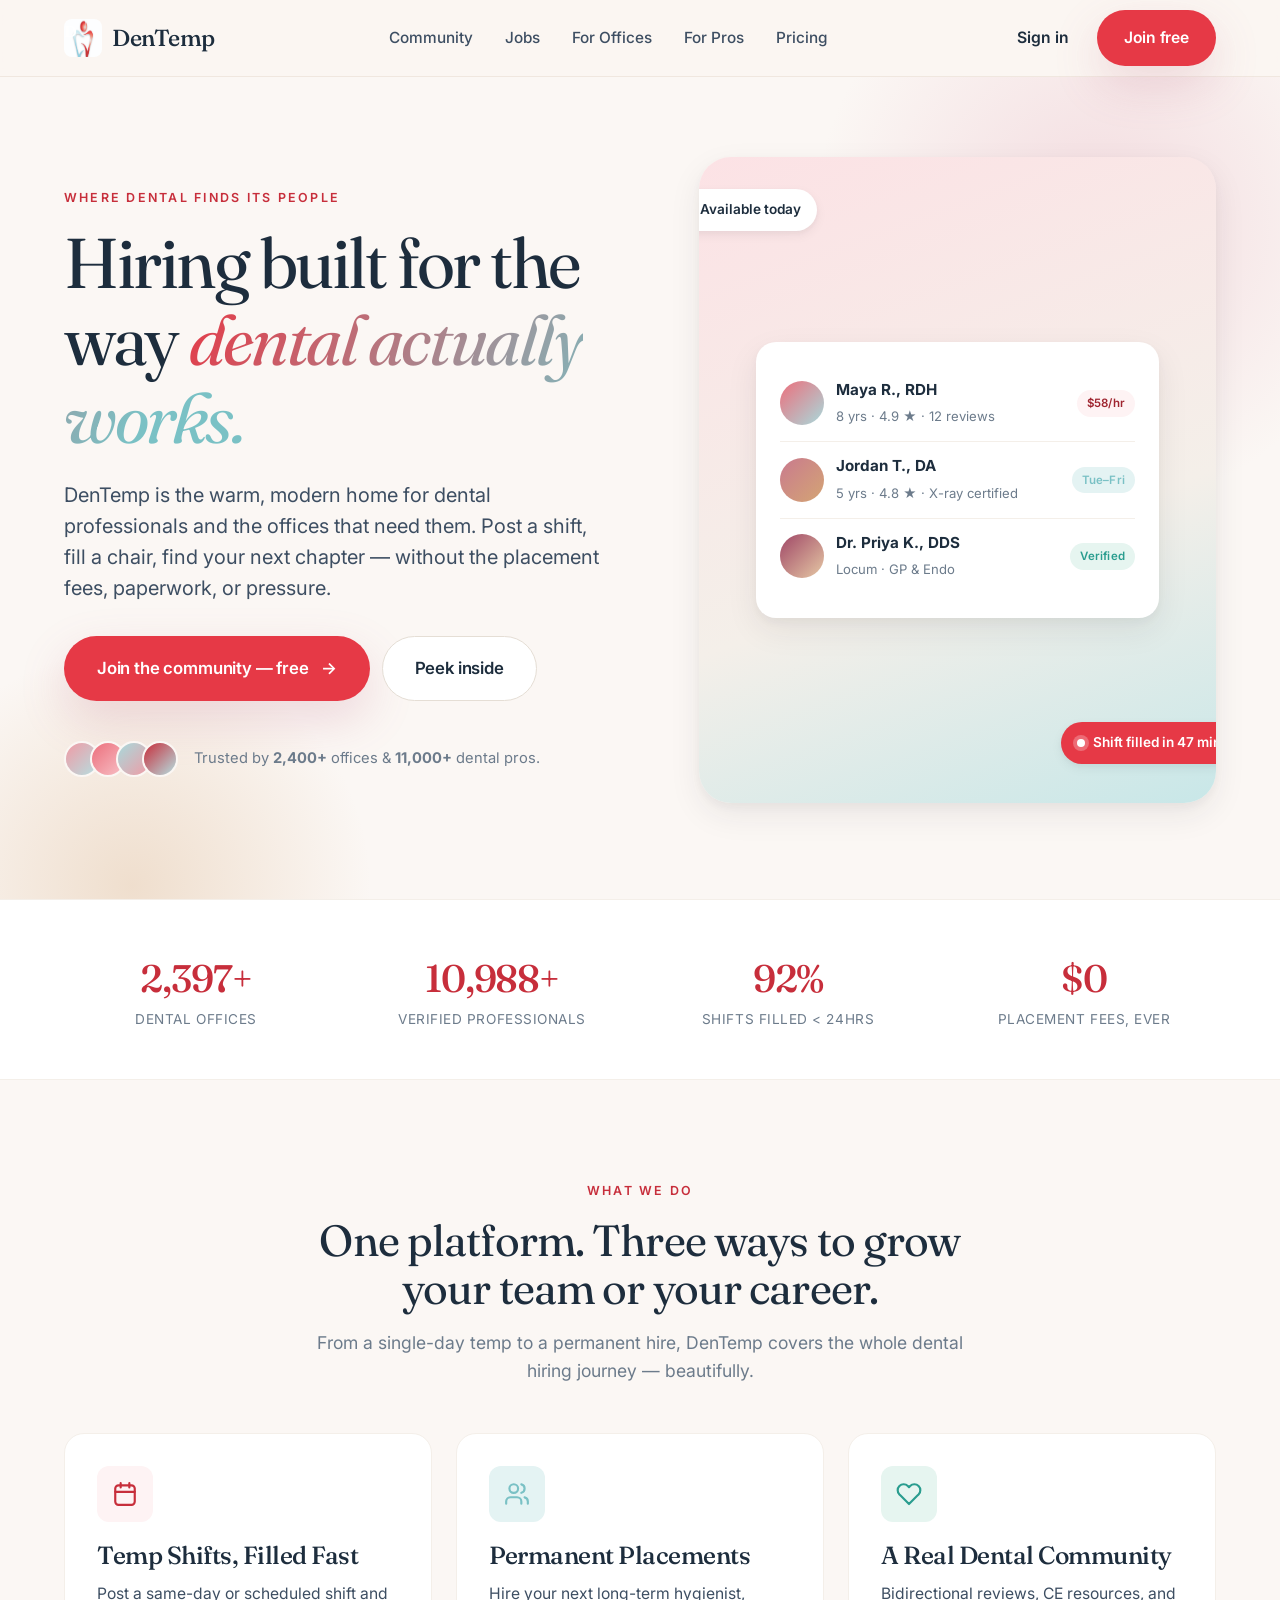
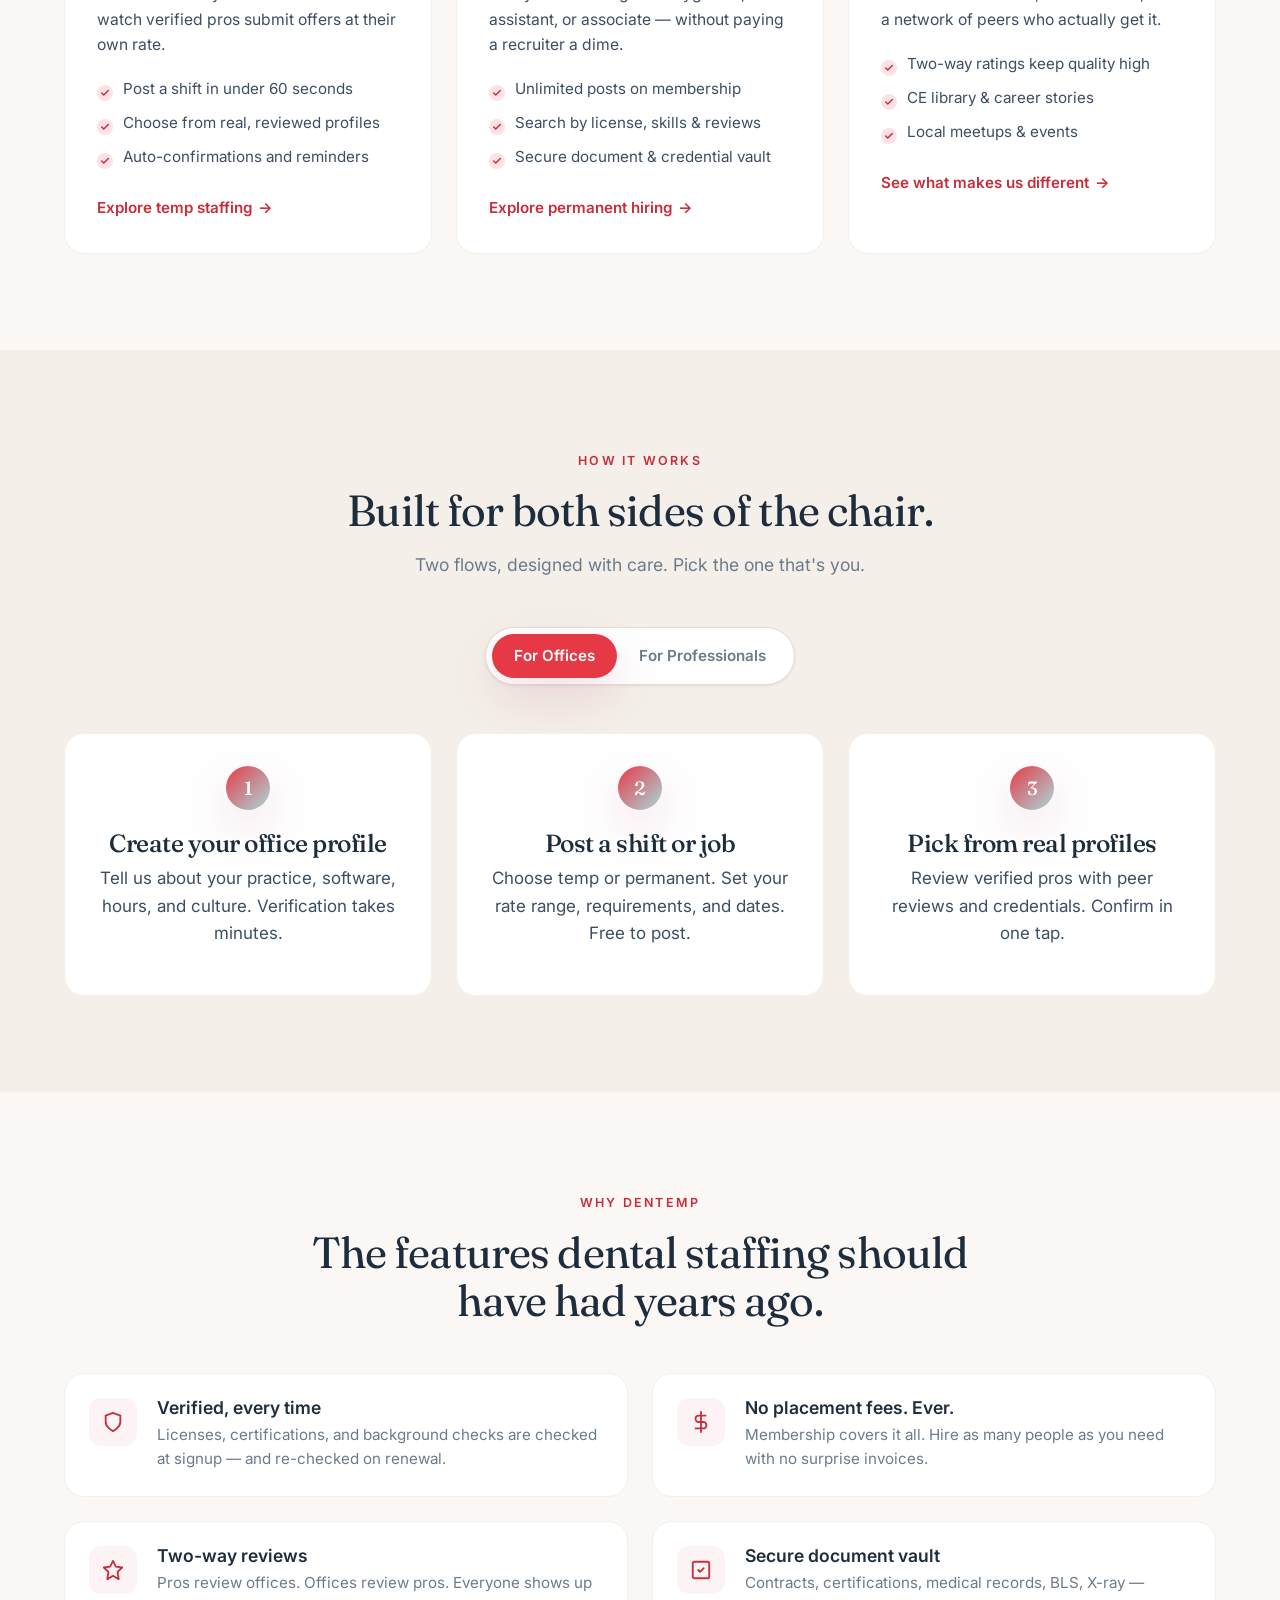
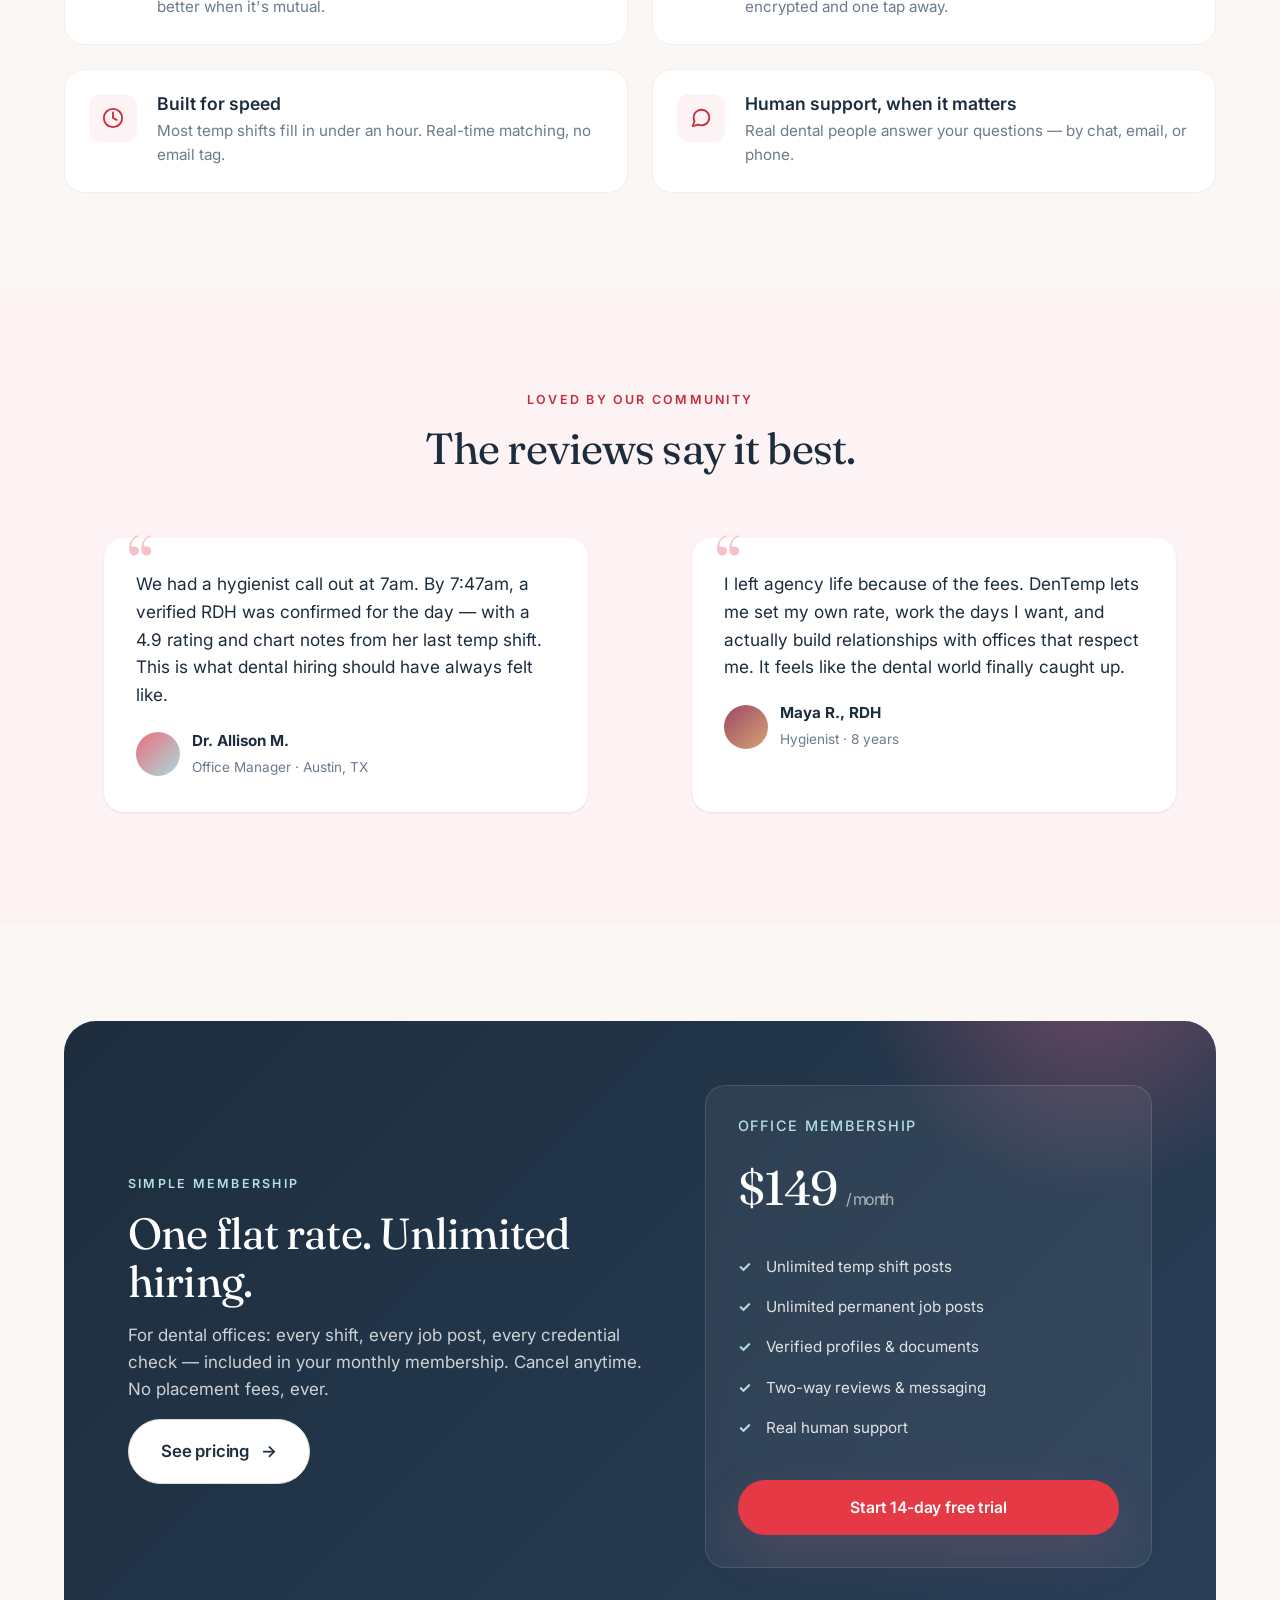
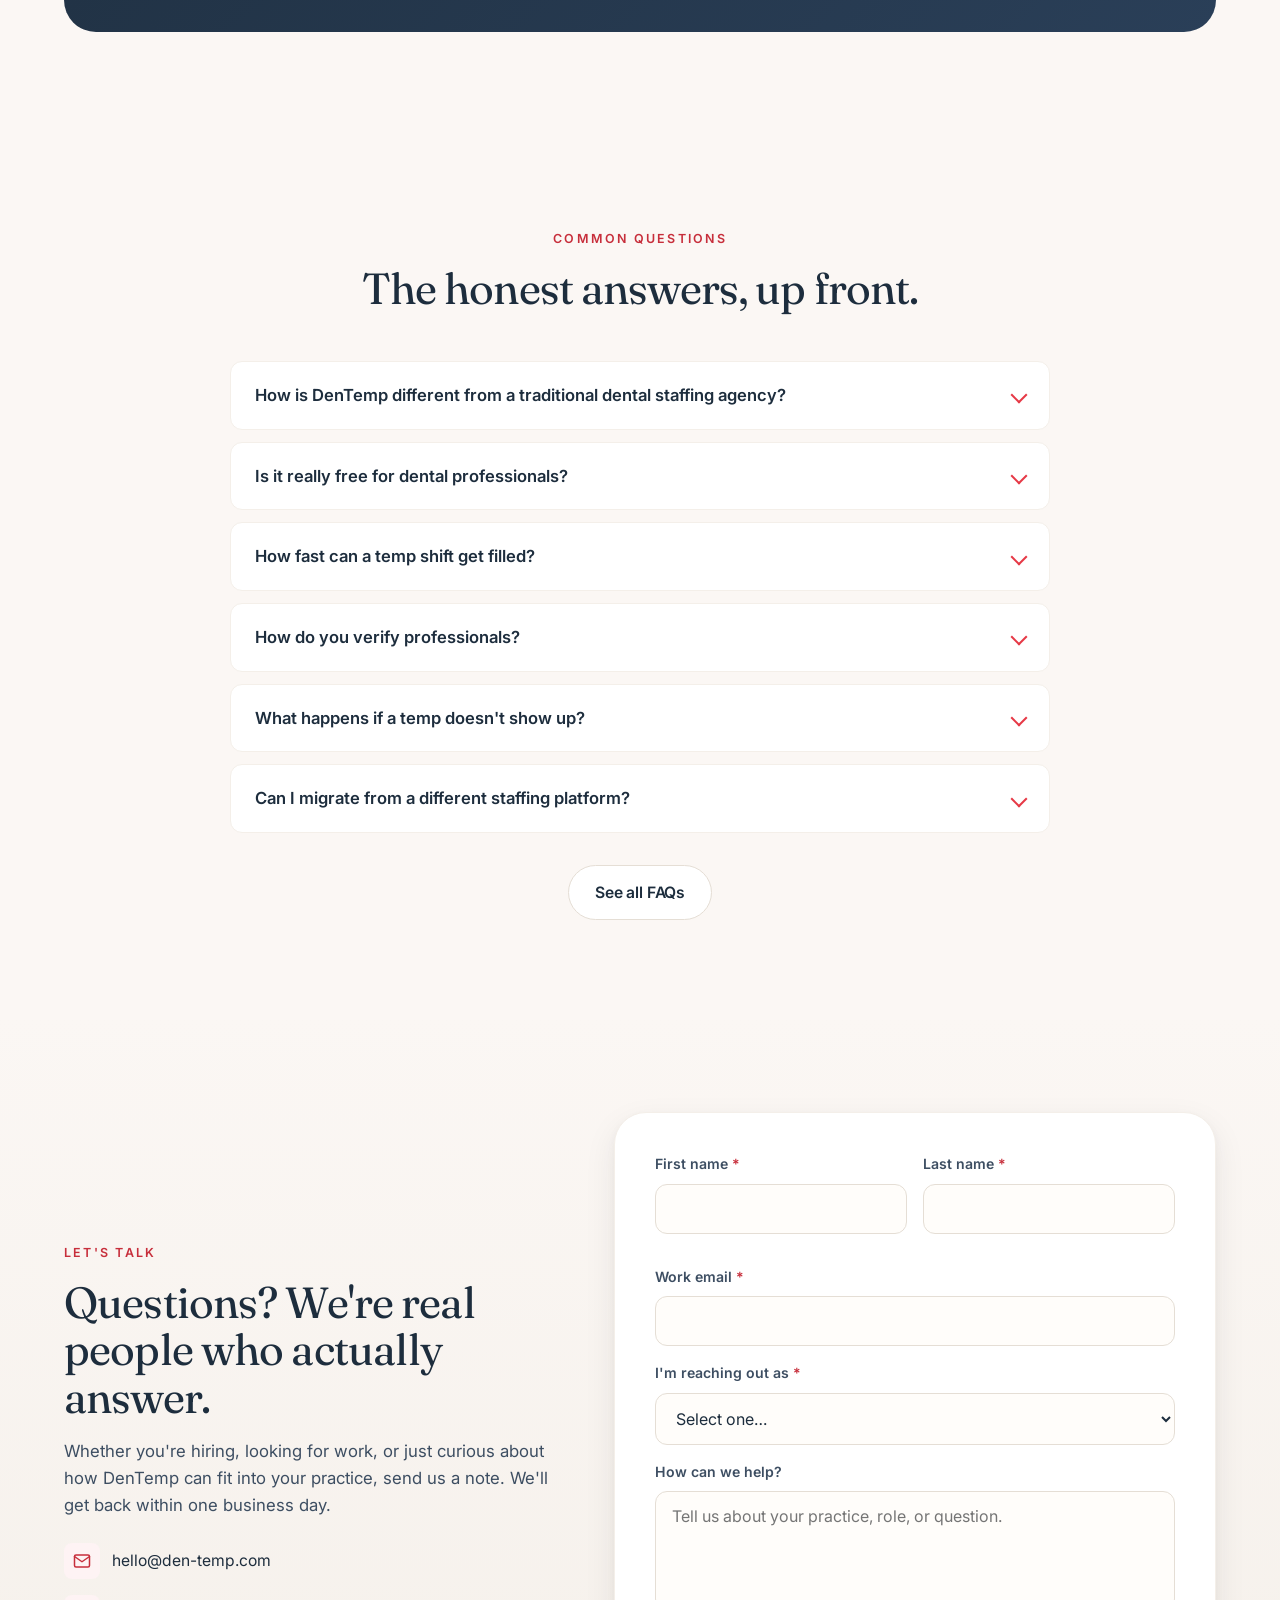
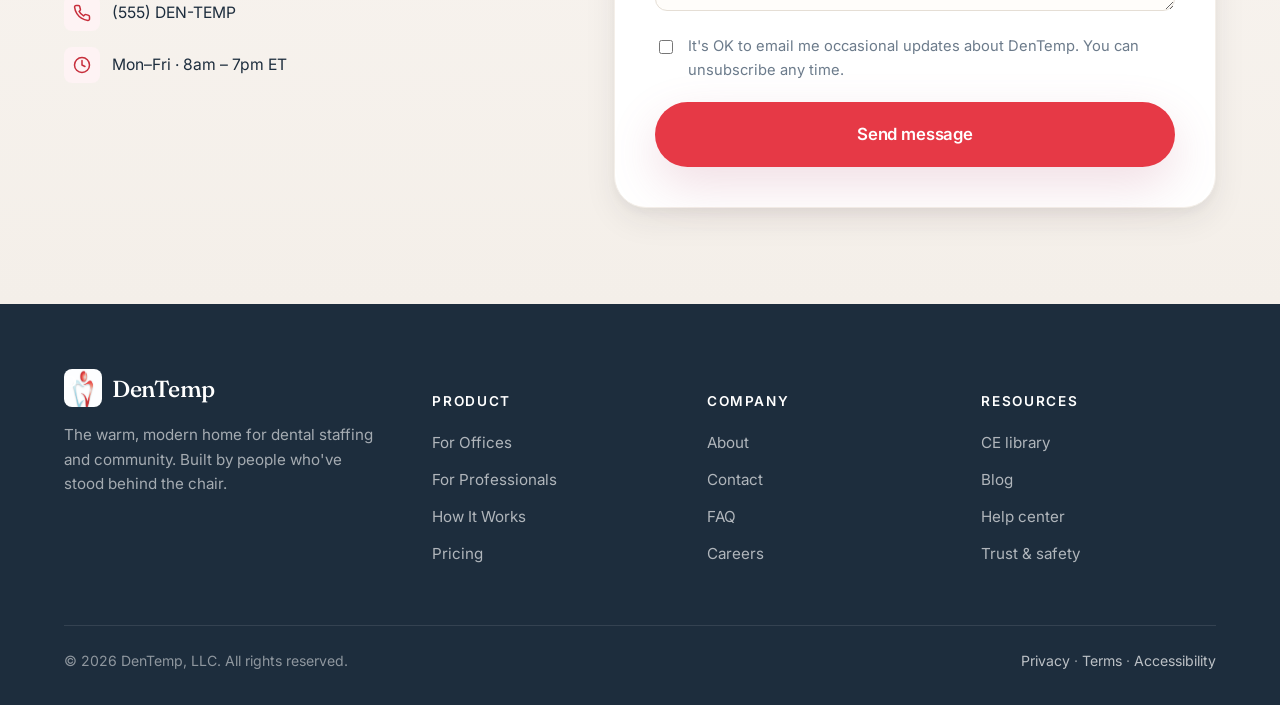
<file: index.html>
<!doctype html>
<html lang="en">
<head>
  <meta charset="utf-8" />
  <meta name="viewport" content="width=device-width,initial-scale=1" />

  <!-- SEO meta (title <60 chars, description <160 chars) -->
  <title>DenTemp — Dental Staffing &amp; Community, Reimagined</title>
  <meta name="description" content="DenTemp connects dental offices with verified hygienists, assistants &amp; dentists. Temp shifts, permanent hires, and a real community — no placement fees." />
  <meta name="keywords" content="dentemp, dental staffing, dental temp, dental community, dental hygienist jobs, dental assistant jobs, dental office hiring" />
  <meta name="theme-color" content="#B85C7A" />
  <link rel="canonical" href="https://www.den-temp.com/" />

  <!-- Open Graph -->
  <meta property="og:type" content="website" />
  <meta property="og:title" content="DenTemp — Dental Staffing & Community, Reimagined" />
  <meta property="og:description" content="The digital network for the dental workforce. Hire, work, and connect — all in one warm, modern platform." />
  <meta property="og:url" content="https://www.den-temp.com/" />
  <meta property="og:image" content="https://www.den-temp.com/assets/logo-square.jpg" />

  <!-- Twitter -->
  <meta name="twitter:card" content="summary_large_image" />
  <meta name="twitter:title" content="DenTemp — Dental Staffing & Community, Reimagined" />
  <meta name="twitter:description" content="The digital network for the dental workforce. No placement fees. Verified pros. Real community." />

  <!-- Fonts -->
  <link rel="preconnect" href="https://fonts.googleapis.com" />
  <link rel="preconnect" href="https://fonts.gstatic.com" crossorigin />
  <link href="https://fonts.googleapis.com/css2?family=Fraunces:ital,opsz,wght@0,9..144,400;0,9..144,500;1,9..144,400&family=Inter:wght@400;500;600;700&display=swap" rel="stylesheet" />

  <link rel="stylesheet" href="styles/main.css" />

  <!-- Structured data -->
  <script type="application/ld+json">
  {
    "@context": "https://schema.org",
    "@type": "Organization",
    "name": "DenTemp",
    "url": "https://www.den-temp.com",
    "description": "DenTemp is the digital network for the dental workforce, connecting dental offices with verified hygienists, assistants, and dentists for temporary and permanent placements.",
    "logo": "https://www.den-temp.com/assets/logo.png",
    "sameAs": []
  }
  </script>
</head>
<body>

  <a href="#main" class="skip-link">Skip to main content</a>

  <!-- ======== HEADER ======== -->
  <header class="site-header" role="banner">
    <div class="container nav">
      <a href="/" class="brand" aria-label="DenTemp home">
        <span class="brand-mark" aria-hidden="true">D</span>
        <span>DenTemp</span>
      </a>

      <nav aria-label="Primary" class="nav-primary">
        <ul class="nav-links">
          <li><a href="community.html">Community</a></li>
          <li><a href="jobs.html">Jobs</a></li>
          <li><a href="for-offices.html">For Offices</a></li>
          <li><a href="for-professionals.html">For Pros</a></li>
          <li><a href="pricing.html">Pricing</a></li>
        </ul>
      </nav>

      <div class="nav-cta nav-cta-desktop">
        <a href="sign-in.html" class="btn btn-ghost">Sign in</a>
        <a href="sign-up.html" class="btn btn-primary">Join free</a>
      </div>

      <button class="nav-toggle" aria-label="Open menu" aria-controls="mobile-nav" aria-expanded="false">
        <span aria-hidden="true"></span>
      </button>
    </div>

    <div id="mobile-nav" class="nav-mobile">
      <ul>
        <li><a href="community.html">Community</a></li>
        <li><a href="jobs.html">Jobs</a></li>
        <li><a href="for-offices.html">For Offices</a></li>
        <li><a href="for-professionals.html">For Professionals</a></li>
        <li><a href="how-it-works.html">How It Works</a></li>
        <li><a href="pricing.html">Pricing</a></li>
        <li><a href="about.html">About</a></li>
        <li><a href="faq.html">FAQ</a></li>
        <li><a href="contact.html">Contact</a></li>
      </ul>
      <div class="nav-mobile-cta">
        <a href="sign-in.html" class="btn btn-secondary">Sign in</a>
        <a href="sign-up.html" class="btn btn-primary">Join free</a>
      </div>
    </div>
  </header>

  <main id="main">

    <!-- ======== HERO ======== -->
    <section class="hero">
      <div class="container hero-grid">
        <div>
          <span class="eyebrow">Where dental finds its people</span>
          <h1 class="hero-headline">
            Hiring built for the way <em>dental actually works.</em>
          </h1>
          <p class="hero-sub">
            DenTemp is the warm, modern home for dental professionals and the
            offices that need them. Post a shift, fill a chair, find your next
            chapter — without the placement fees, paperwork, or pressure.
          </p>
          <div class="hero-ctas">
            <a href="sign-up.html" class="btn btn-primary btn-lg btn-arrow">Join the community — free</a>
            <a href="community.html" class="btn btn-secondary btn-lg">Peek inside</a>
          </div>

          <div class="hero-trust" aria-label="Trusted by dental professionals">
            <div class="hero-avatars" aria-hidden="true">
              <span></span><span></span><span></span><span></span>
            </div>
            <span>Trusted by <strong>2,400+</strong> offices &amp; <strong>11,000+</strong> dental pros.</span>
          </div>
        </div>

        <!-- Visual: stylized profile cards -->
        <div class="hero-visual" aria-hidden="true">
          <div class="hero-badge top">
            <span class="dot"></span> Available today
          </div>

          <div class="hero-card">
            <div class="hero-card-row">
              <div class="hero-avatar-lg"></div>
              <div class="meta">
                <strong>Maya R., RDH</strong>
                <span>8 yrs · 4.9 ★ · 12 reviews</span>
              </div>
              <span class="pill">$58/hr</span>
            </div>
            <div class="hero-card-row">
              <div class="hero-avatar-lg" style="background:linear-gradient(135deg,#C97A8E,#D4A574);"></div>
              <div class="meta">
                <strong>Jordan T., DA</strong>
                <span>5 yrs · 4.8 ★ · X-ray certified</span>
              </div>
              <span class="pill gold">Tue–Fri</span>
            </div>
            <div class="hero-card-row">
              <div class="hero-avatar-lg" style="background:linear-gradient(135deg,#9F4666,#E6C9A5);"></div>
              <div class="meta">
                <strong>Dr. Priya K., DDS</strong>
                <span>Locum · GP &amp; Endo</span>
              </div>
              <span class="pill sage">Verified</span>
            </div>
          </div>

          <div class="hero-badge bottom">
            <span class="dot"></span> Shift filled in 47 min
          </div>
        </div>
      </div>
    </section>

    <!-- ======== TRUST STRIP ======== -->
    <section class="trust-strip" aria-label="Platform metrics" style="padding:48px 0;">
      <div class="container">
        <div class="trust-grid">
          <div class="stat">
            <div class="stat-num"><span data-count="2400" data-suffix="+">2,400+</span></div>
            <div class="stat-lbl">Dental Offices</div>
          </div>
          <div class="stat">
            <div class="stat-num"><span data-count="11000" data-suffix="+">11,000+</span></div>
            <div class="stat-lbl">Verified Professionals</div>
          </div>
          <div class="stat">
            <div class="stat-num"><span data-count="92" data-suffix="%">92%</span></div>
            <div class="stat-lbl">Shifts Filled &lt; 24hrs</div>
          </div>
          <div class="stat">
            <div class="stat-num">$0</div>
            <div class="stat-lbl">Placement Fees, Ever</div>
          </div>
        </div>
      </div>
    </section>

    <!-- ======== THREE-COLUMN SERVICES ======== -->
    <section class="services" id="services">
      <div class="container">
        <div class="section-head">
          <span class="eyebrow">What we do</span>
          <h2>One platform. Three ways to grow your team or your career.</h2>
          <p>From a single-day temp to a permanent hire, DenTemp covers the whole dental hiring journey — beautifully.</p>
        </div>

        <div class="services-grid">
          <article class="service-card">
            <div class="service-icon" aria-hidden="true">
              <svg width="26" height="26" viewBox="0 0 24 24" fill="none" stroke="currentColor" stroke-width="2" stroke-linecap="round" stroke-linejoin="round">
                <rect x="3" y="4" width="18" height="18" rx="3"/><path d="M16 2v4M8 2v4M3 10h18"/>
              </svg>
            </div>
            <h3>Temp Shifts, Filled Fast</h3>
            <p>Post a same-day or scheduled shift and watch verified pros submit offers at their own rate.</p>
            <ul>
              <li>Post a shift in under 60 seconds</li>
              <li>Choose from real, reviewed profiles</li>
              <li>Auto-confirmations and reminders</li>
            </ul>
            <a class="service-link" href="for-offices.html#temp">Explore temp staffing</a>
          </article>

          <article class="service-card">
            <div class="service-icon" aria-hidden="true">
              <svg width="26" height="26" viewBox="0 0 24 24" fill="none" stroke="currentColor" stroke-width="2" stroke-linecap="round" stroke-linejoin="round">
                <path d="M16 21v-2a4 4 0 0 0-4-4H6a4 4 0 0 0-4 4v2"/><circle cx="9" cy="7" r="4"/>
                <path d="M22 21v-2a4 4 0 0 0-3-3.87M16 3.13a4 4 0 0 1 0 7.75"/>
              </svg>
            </div>
            <h3>Permanent Placements</h3>
            <p>Hire your next long-term hygienist, assistant, or associate — without paying a recruiter a dime.</p>
            <ul>
              <li>Unlimited posts on membership</li>
              <li>Search by license, skills &amp; reviews</li>
              <li>Secure document &amp; credential vault</li>
            </ul>
            <a class="service-link" href="for-offices.html#permanent">Explore permanent hiring</a>
          </article>

          <article class="service-card">
            <div class="service-icon" aria-hidden="true">
              <svg width="26" height="26" viewBox="0 0 24 24" fill="none" stroke="currentColor" stroke-width="2" stroke-linecap="round" stroke-linejoin="round">
                <path d="M20.84 4.61a5.5 5.5 0 0 0-7.78 0L12 5.67l-1.06-1.06a5.5 5.5 0 0 0-7.78 7.78l1.06 1.06L12 21.23l7.78-7.78 1.06-1.06a5.5 5.5 0 0 0 0-7.78z"/>
              </svg>
            </div>
            <h3>A Real Dental Community</h3>
            <p>Bidirectional reviews, CE resources, and a network of peers who actually get it.</p>
            <ul>
              <li>Two-way ratings keep quality high</li>
              <li>CE library &amp; career stories</li>
              <li>Local meetups &amp; events</li>
            </ul>
            <a class="service-link" href="about.html">See what makes us different</a>
          </article>
        </div>
      </div>
    </section>

    <!-- ======== HOW IT WORKS ======== -->
    <section class="how" id="how">
      <div class="container">
        <div class="section-head">
          <span class="eyebrow">How it works</span>
          <h2>Built for both sides of the chair.</h2>
          <p>Two flows, designed with care. Pick the one that's you.</p>
        </div>

        <div class="tabs-wrap" data-tabs>
          <div class="tabs" role="tablist" aria-label="How it works">
            <button role="tab" aria-selected="true" aria-controls="panel-office" id="tab-office">For Offices</button>
            <button role="tab" aria-selected="false" aria-controls="panel-pro" id="tab-pro">For Professionals</button>
          </div>

          <div id="panel-office" role="tabpanel" aria-labelledby="tab-office" class="tab-panel active">
            <div class="steps">
              <div class="step">
                <div class="step-num">1</div>
                <h3>Create your office profile</h3>
                <p>Tell us about your practice, software, hours, and culture. Verification takes minutes.</p>
              </div>
              <div class="step">
                <div class="step-num">2</div>
                <h3>Post a shift or job</h3>
                <p>Choose temp or permanent. Set your rate range, requirements, and dates. Free to post.</p>
              </div>
              <div class="step">
                <div class="step-num">3</div>
                <h3>Pick from real profiles</h3>
                <p>Review verified pros with peer reviews and credentials. Confirm in one tap.</p>
              </div>
            </div>
          </div>

          <div id="panel-pro" role="tabpanel" aria-labelledby="tab-pro" class="tab-panel">
            <div class="steps">
              <div class="step">
                <div class="step-num">1</div>
                <h3>Build a profile that shines</h3>
                <p>Showcase your license, skills, software, and availability. Upload credentials securely.</p>
              </div>
              <div class="step">
                <div class="step-num">2</div>
                <h3>Set your rate, set your days</h3>
                <p>Browse open shifts and jobs near you. Send an offer at the rate you want to work.</p>
              </div>
              <div class="step">
                <div class="step-num">3</div>
                <h3>Show up. Get reviewed. Get hired again.</h3>
                <p>Earn reviews after every shift. Great work compounds — and so does your visibility.</p>
              </div>
            </div>
          </div>
        </div>
      </div>
    </section>

    <!-- ======== WHY DENTEMP ======== -->
    <section>
      <div class="container">
        <div class="section-head">
          <span class="eyebrow">Why DenTemp</span>
          <h2>The features dental staffing should have had years ago.</h2>
        </div>

        <div class="features-grid">
          <div class="feature">
            <div class="feature-ico">
              <svg width="22" height="22" viewBox="0 0 24 24" fill="none" stroke="currentColor" stroke-width="2" stroke-linecap="round" stroke-linejoin="round">
                <path d="M12 22s8-4 8-10V5l-8-3-8 3v7c0 6 8 10 8 10z"/>
              </svg>
            </div>
            <div>
              <h4>Verified, every time</h4>
              <p>Licenses, certifications, and background checks are checked at signup — and re-checked on renewal.</p>
            </div>
          </div>

          <div class="feature">
            <div class="feature-ico">
              <svg width="22" height="22" viewBox="0 0 24 24" fill="none" stroke="currentColor" stroke-width="2" stroke-linecap="round" stroke-linejoin="round">
                <path d="M12 1v22M17 5H9.5a3.5 3.5 0 0 0 0 7h5a3.5 3.5 0 0 1 0 7H6"/>
              </svg>
            </div>
            <div>
              <h4>No placement fees. Ever.</h4>
              <p>Membership covers it all. Hire as many people as you need with no surprise invoices.</p>
            </div>
          </div>

          <div class="feature">
            <div class="feature-ico">
              <svg width="22" height="22" viewBox="0 0 24 24" fill="none" stroke="currentColor" stroke-width="2" stroke-linecap="round" stroke-linejoin="round">
                <path d="M12 2l3.09 6.26L22 9.27l-5 4.87L18.18 22 12 18.27 5.82 22 7 14.14 2 9.27l6.91-1.01L12 2z"/>
              </svg>
            </div>
            <div>
              <h4>Two-way reviews</h4>
              <p>Pros review offices. Offices review pros. Everyone shows up better when it's mutual.</p>
            </div>
          </div>

          <div class="feature">
            <div class="feature-ico">
              <svg width="22" height="22" viewBox="0 0 24 24" fill="none" stroke="currentColor" stroke-width="2" stroke-linecap="round" stroke-linejoin="round">
                <rect x="3" y="3" width="18" height="18" rx="2"/><path d="M9 12l2 2 4-4"/>
              </svg>
            </div>
            <div>
              <h4>Secure document vault</h4>
              <p>Contracts, certifications, medical records, BLS, X-ray — encrypted and one tap away.</p>
            </div>
          </div>

          <div class="feature">
            <div class="feature-ico">
              <svg width="22" height="22" viewBox="0 0 24 24" fill="none" stroke="currentColor" stroke-width="2" stroke-linecap="round" stroke-linejoin="round">
                <circle cx="12" cy="12" r="10"/><polyline points="12 6 12 12 16 14"/>
              </svg>
            </div>
            <div>
              <h4>Built for speed</h4>
              <p>Most temp shifts fill in under an hour. Real-time matching, no email tag.</p>
            </div>
          </div>

          <div class="feature">
            <div class="feature-ico">
              <svg width="22" height="22" viewBox="0 0 24 24" fill="none" stroke="currentColor" stroke-width="2" stroke-linecap="round" stroke-linejoin="round">
                <path d="M21 11.5a8.38 8.38 0 0 1-.9 3.8 8.5 8.5 0 0 1-7.6 4.7 8.38 8.38 0 0 1-3.8-.9L3 21l1.9-5.7a8.38 8.38 0 0 1-.9-3.8 8.5 8.5 0 0 1 4.7-7.6 8.38 8.38 0 0 1 3.8-.9h.5a8.48 8.48 0 0 1 8 8v.5z"/>
              </svg>
            </div>
            <div>
              <h4>Human support, when it matters</h4>
              <p>Real dental people answer your questions — by chat, email, or phone.</p>
            </div>
          </div>
        </div>
      </div>
    </section>

    <!-- ======== TESTIMONIALS ======== -->
    <section class="testimonials">
      <div class="container">
        <div class="section-head">
          <span class="eyebrow">Loved by our community</span>
          <h2>The reviews say it best.</h2>
        </div>

        <div class="testimonials-grid">
          <figure class="quote">
            <blockquote>
              We had a hygienist call out at 7am. By 7:47am, a verified RDH was confirmed for the day —
              with a 4.9 rating and chart notes from her last temp shift. This is what dental hiring
              should have always felt like.
            </blockquote>
            <figcaption class="quote-author">
              <div class="av" aria-hidden="true"></div>
              <div>
                <strong>Dr. Allison M.</strong>
                <span>Office Manager · Austin, TX</span>
              </div>
            </figcaption>
          </figure>

          <figure class="quote">
            <blockquote>
              I left agency life because of the fees. DenTemp lets me set my own rate, work the days I want,
              and actually build relationships with offices that respect me. It feels like the dental world
              finally caught up.
            </blockquote>
            <figcaption class="quote-author">
              <div class="av" aria-hidden="true" style="background:linear-gradient(135deg,#9F4666,#D4A574);"></div>
              <div>
                <strong>Maya R., RDH</strong>
                <span>Hygienist · 8 years</span>
              </div>
            </figcaption>
          </figure>
        </div>
      </div>
    </section>

    <!-- ======== PRICING TEASER ======== -->
    <section>
      <div class="container">
        <div class="pricing-teaser">
          <div>
            <span class="eyebrow" style="color:var(--gold-400);">Simple membership</span>
            <h2>One flat rate. Unlimited hiring.</h2>
            <p>For dental offices: every shift, every job post, every credential check — included in your monthly membership. Cancel anytime. No placement fees, ever.</p>
            <a href="pricing.html" class="btn btn-secondary btn-lg btn-arrow" style="background:var(--white);color:var(--ink-900);">See pricing</a>
          </div>
          <div class="price-card">
            <h3 style="color:var(--gold-400); font-family:var(--font-body); font-size:.9rem; letter-spacing:.12em; text-transform:uppercase;">Office membership</h3>
            <div class="price-amt">$149 <span>/ month</span></div>
            <ul>
              <li>Unlimited temp shift posts</li>
              <li>Unlimited permanent job posts</li>
              <li>Verified profiles &amp; documents</li>
              <li>Two-way reviews &amp; messaging</li>
              <li>Real human support</li>
            </ul>
            <a href="pricing.html" class="btn btn-primary">Start 14-day free trial</a>
          </div>
        </div>
      </div>
    </section>

    <!-- ======== FAQ ======== -->
    <section class="faq" id="faq">
      <div class="container">
        <div class="section-head">
          <span class="eyebrow">Common questions</span>
          <h2>The honest answers, up front.</h2>
        </div>

        <div class="faq-list">
          <details class="faq-item">
            <summary>How is DenTemp different from a traditional dental staffing agency?</summary>
            <div class="a">Agencies typically charge offices a placement fee (often 15–25% of salary) and take a cut from temp pros. DenTemp is a flat-rate membership — you pay one predictable monthly fee and keep 100% of what you earn or save. Pros set their own rates, offices keep relationships, and nobody is squeezed in the middle.</div>
          </details>

          <details class="faq-item">
            <summary>Is it really free for dental professionals?</summary>
            <div class="a">Yes. Hygienists, assistants, and dentists join, build a profile, and work shifts at no cost. You set your rate; we take no cut from your pay.</div>
          </details>

          <details class="faq-item">
            <summary>How fast can a temp shift get filled?</summary>
            <div class="a">Most same-day shifts get a verified offer within 30–60 minutes. Scheduled temp shifts and permanent jobs typically attract qualified candidates within hours, not days.</div>
          </details>

          <details class="faq-item">
            <summary>How do you verify professionals?</summary>
            <div class="a">We verify state license, certifications (BLS, X-ray, OSHA, etc.), employment history, and run an optional background check. Documents are stored in a HIPAA-aware encrypted vault and re-verified at renewal.</div>
          </details>

          <details class="faq-item">
            <summary>What happens if a temp doesn't show up?</summary>
            <div class="a">You're protected. Our reliability score flags risky profiles, our team helps re-fill the shift fast, and no-shows hurt a pro's standing — strongly. We're investing in trust, not just tech.</div>
          </details>

          <details class="faq-item">
            <summary>Can I migrate from a different staffing platform?</summary>
            <div class="a">Absolutely. We'll help you import your office profile, team list, and (with their permission) carry over existing pro relationships. Our onboarding team handles it in a single call.</div>
          </details>
        </div>

        <div class="text-center mt-8">
          <a href="faq.html" class="btn btn-secondary">See all FAQs</a>
        </div>
      </div>
    </section>

    <!-- ======== CONTACT ======== -->
    <section class="contact" id="contact">
      <div class="container">
        <div class="contact-grid">
          <div class="contact-info">
            <span class="eyebrow">Let's talk</span>
            <h2>Questions? We're real people who actually answer.</h2>
            <p>Whether you're hiring, looking for work, or just curious about how DenTemp can fit into your practice, send us a note. We'll get back within one business day.</p>

            <div class="contact-meta" role="list">
              <a href="mailto:hello@den-temp.com" aria-label="Email DenTemp">
                <i aria-hidden="true">
                  <svg width="18" height="18" viewBox="0 0 24 24" fill="none" stroke="currentColor" stroke-width="2" stroke-linecap="round" stroke-linejoin="round"><path d="M4 4h16c1.1 0 2 .9 2 2v12c0 1.1-.9 2-2 2H4c-1.1 0-2-.9-2-2V6c0-1.1.9-2 2-2z"/><polyline points="22,6 12,13 2,6"/></svg>
                </i>
                hello@den-temp.com
              </a>
              <a href="tel:+1-555-DENTEMP" aria-label="Call DenTemp">
                <i aria-hidden="true">
                  <svg width="18" height="18" viewBox="0 0 24 24" fill="none" stroke="currentColor" stroke-width="2" stroke-linecap="round" stroke-linejoin="round"><path d="M22 16.92v3a2 2 0 0 1-2.18 2 19.79 19.79 0 0 1-8.63-3.07 19.5 19.5 0 0 1-6-6 19.79 19.79 0 0 1-3.07-8.67A2 2 0 0 1 4.11 2h3a2 2 0 0 1 2 1.72c.127.96.361 1.903.7 2.81a2 2 0 0 1-.45 2.11L8.09 9.91a16 16 0 0 0 6 6l1.27-1.27a2 2 0 0 1 2.11-.45c.907.339 1.85.573 2.81.7A2 2 0 0 1 22 16.92z"/></svg>
                </i>
                (555) DEN-TEMP
              </a>
              <span>
                <i aria-hidden="true">
                  <svg width="18" height="18" viewBox="0 0 24 24" fill="none" stroke="currentColor" stroke-width="2" stroke-linecap="round" stroke-linejoin="round"><circle cx="12" cy="12" r="10"/><polyline points="12 6 12 12 16 14"/></svg>
                </i>
                Mon–Fri · 8am – 7pm ET
              </span>
            </div>
          </div>

          <form id="contact-form" class="form-card" novalidate aria-label="Contact form">
            <div class="form-success" role="status" aria-live="polite">
              Thanks for reaching out — we'll be in touch within one business day.
            </div>

            <div class="form-row">
              <div class="field">
                <label for="first">First name <span class="req" aria-hidden="true">*</span></label>
                <input id="first" name="first" type="text" autocomplete="given-name" required aria-required="true" />
                <div class="field-error" role="alert"></div>
              </div>
              <div class="field">
                <label for="last">Last name <span class="req" aria-hidden="true">*</span></label>
                <input id="last" name="last" type="text" autocomplete="family-name" required aria-required="true" />
                <div class="field-error" role="alert"></div>
              </div>
            </div>

            <div class="field">
              <label for="email">Work email <span class="req" aria-hidden="true">*</span></label>
              <input id="email" name="email" type="email" autocomplete="email" required aria-required="true" />
              <div class="field-error" role="alert"></div>
            </div>

            <div class="field">
              <label for="role">I'm reaching out as <span class="req" aria-hidden="true">*</span></label>
              <select id="role" name="role" required aria-required="true">
                <option value="">Select one…</option>
                <option>An office / hiring manager</option>
                <option>A dental hygienist</option>
                <option>A dental assistant</option>
                <option>A dentist / locum</option>
                <option>A student or new grad</option>
                <option>Press / partnerships</option>
              </select>
              <div class="field-error" role="alert"></div>
            </div>

            <div class="field">
              <label for="message">How can we help?</label>
              <textarea id="message" name="message" rows="4" placeholder="Tell us about your practice, role, or question."></textarea>
            </div>

            <div class="checkbox-row">
              <input id="consent" name="consent" type="checkbox" />
              <label for="consent">It's OK to email me occasional updates about DenTemp. You can unsubscribe any time.</label>
            </div>

            <button type="submit" class="btn btn-primary btn-lg" style="width:100%;">Send message</button>
          </form>
        </div>
      </div>
    </section>

  </main>

  <!-- ======== FOOTER ======== -->
  <footer class="site-footer" role="contentinfo">
    <div class="container">
      <div class="footer-grid">
        <div class="footer-about">
          <a href="/" class="brand">
            <span class="brand-mark" aria-hidden="true">D</span>
            <span>DenTemp</span>
          </a>
          <p>The warm, modern home for dental staffing and community. Built by people who've stood behind the chair.</p>
        </div>

        <div class="footer-col">
          <h5>Product</h5>
          <ul>
            <li><a href="for-offices.html">For Offices</a></li>
            <li><a href="for-professionals.html">For Professionals</a></li>
            <li><a href="how-it-works.html">How It Works</a></li>
            <li><a href="pricing.html">Pricing</a></li>
          </ul>
        </div>

        <div class="footer-col">
          <h5>Company</h5>
          <ul>
            <li><a href="about.html">About</a></li>
            <li><a href="contact.html">Contact</a></li>
            <li><a href="faq.html">FAQ</a></li>
            <li><a href="#">Careers</a></li>
          </ul>
        </div>

        <div class="footer-col">
          <h5>Resources</h5>
          <ul>
            <li><a href="#">CE library</a></li>
            <li><a href="#">Blog</a></li>
            <li><a href="#">Help center</a></li>
            <li><a href="#">Trust &amp; safety</a></li>
          </ul>
        </div>
      </div>

      <div class="footer-bottom">
        <span>© <span data-year>2026</span> DenTemp, LLC. All rights reserved.</span>
        <div>
          <a href="#">Privacy</a> · <a href="#">Terms</a> · <a href="#">Accessibility</a>
        </div>
      </div>
    </div>
  </footer>

  <script src="scripts/main.js" defer></script>
</body>
</html>
</file>
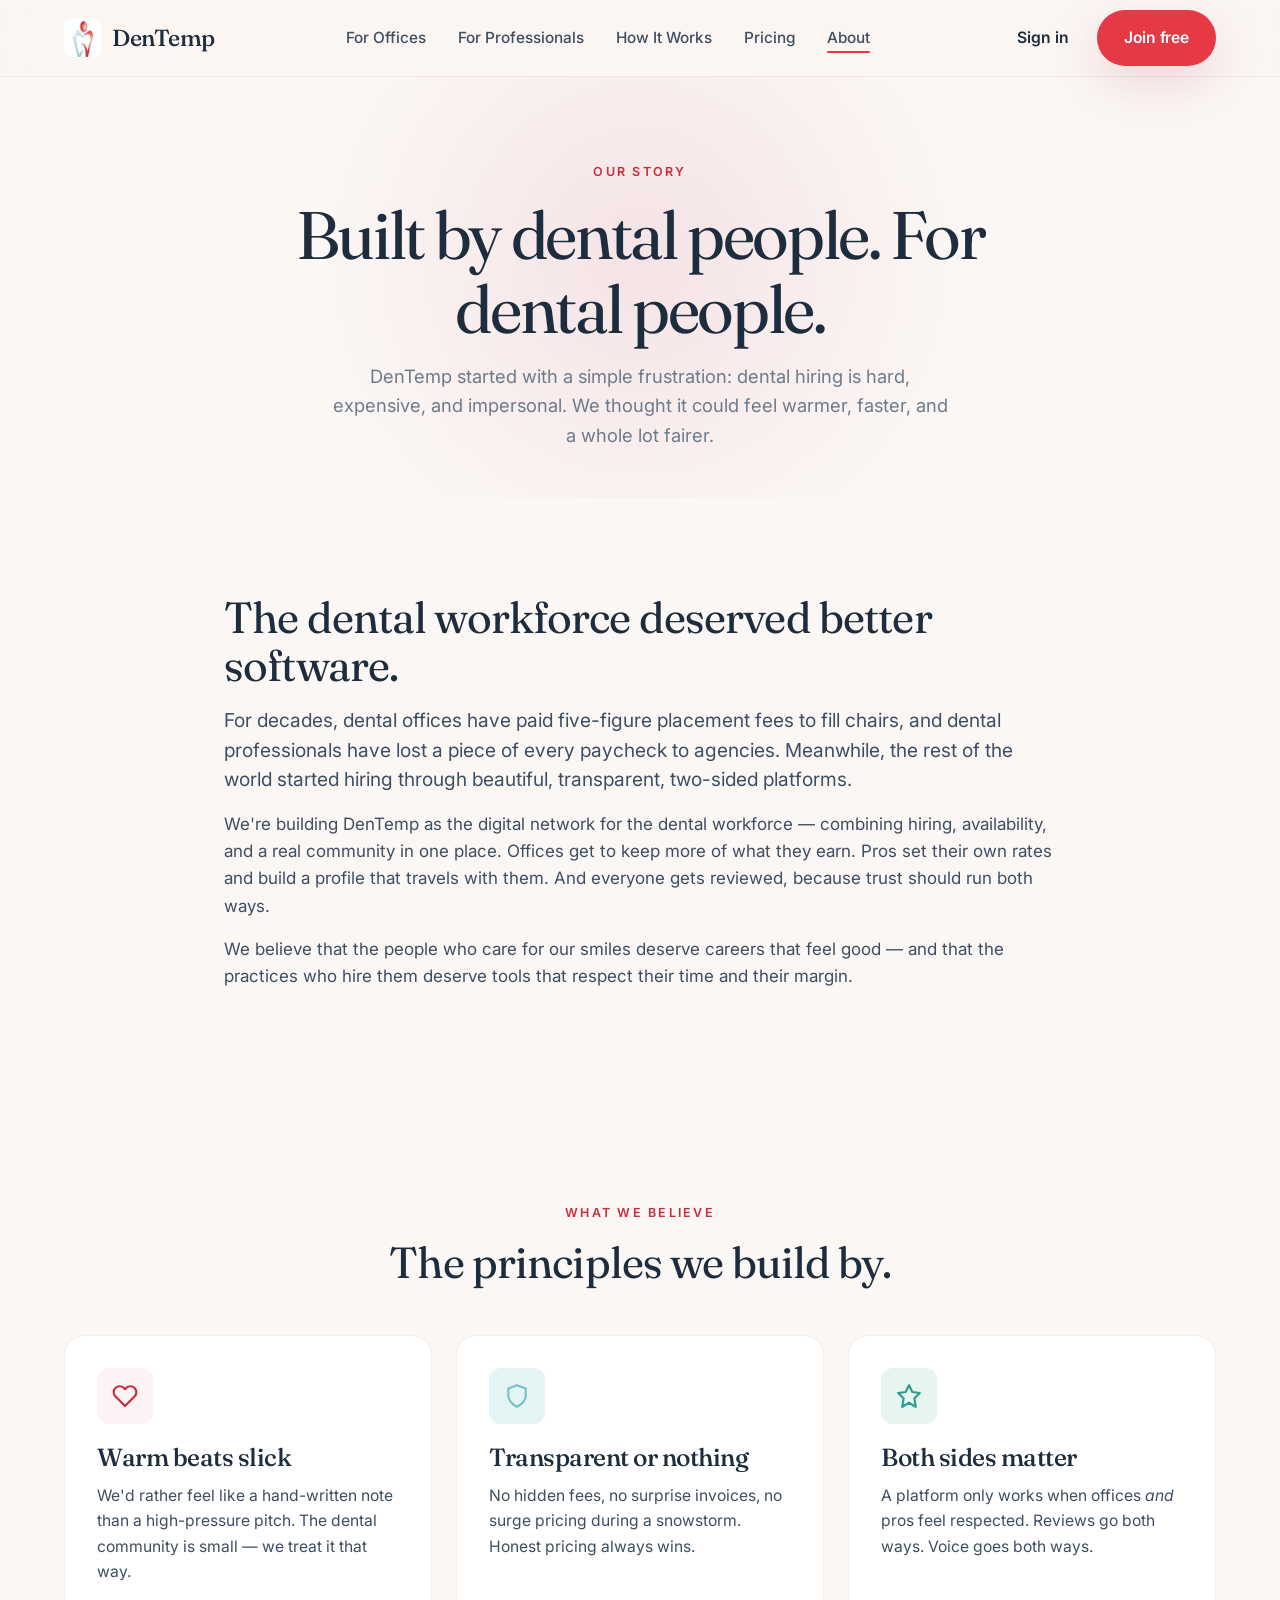
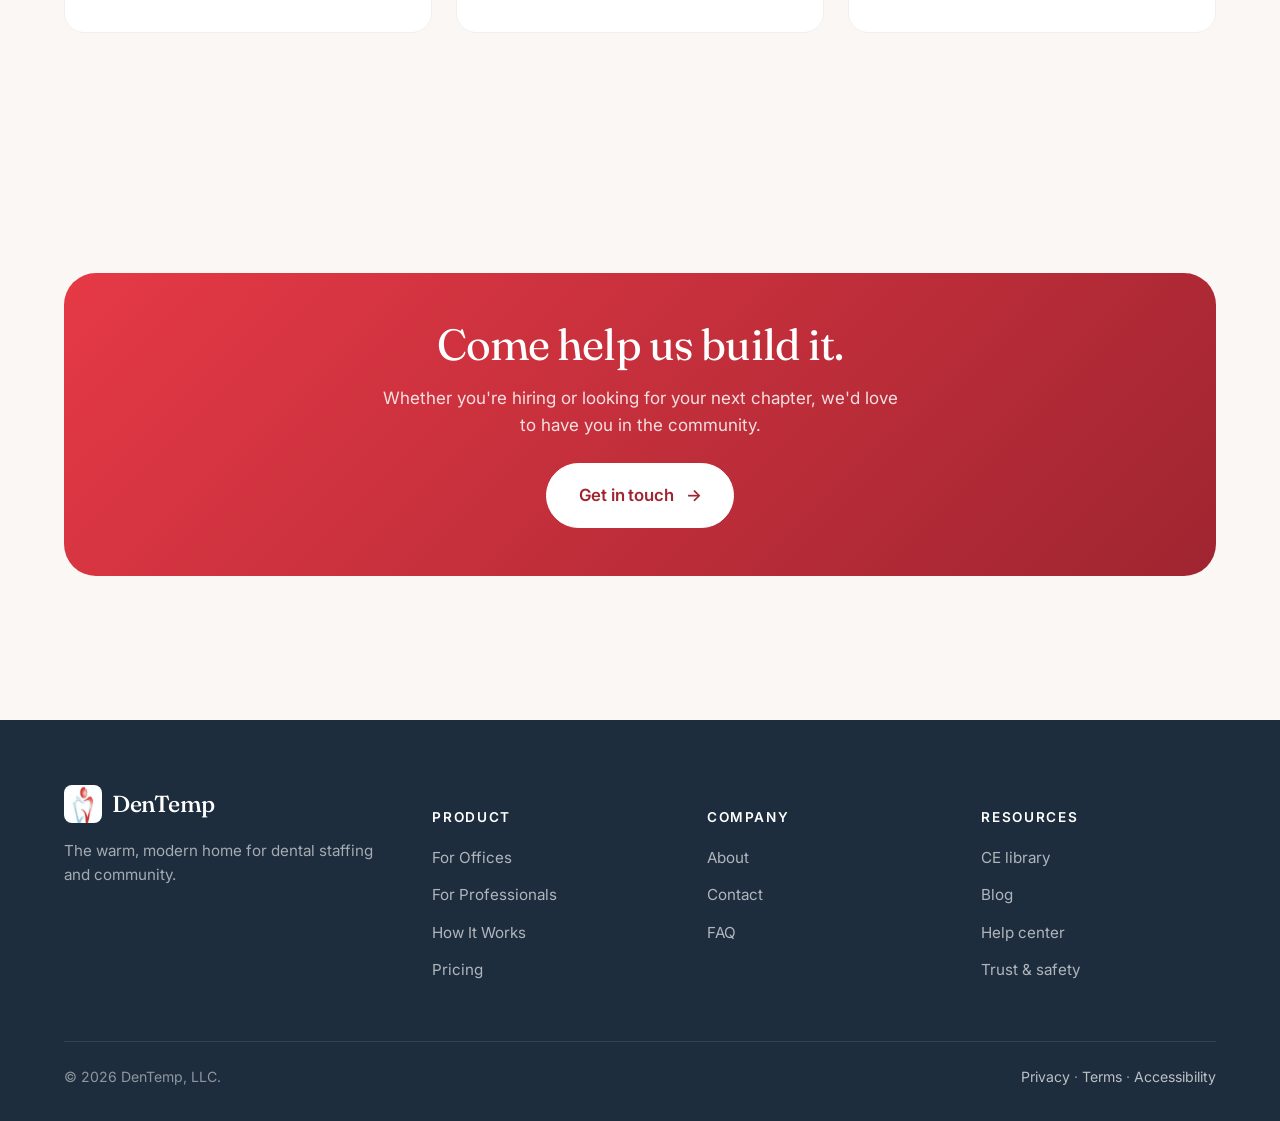
<file: about.html>
<!doctype html>
<html lang="en">
<head>
  <meta charset="utf-8" />
  <meta name="viewport" content="width=device-width,initial-scale=1" />
  <title>About DenTemp — Building Dental's Digital Community</title>
  <meta name="description" content="DenTemp was built by dental people, for dental people. Our mission: a warm, modern home for the dental workforce — hiring, community, and career growth in one place." />
  <link rel="canonical" href="https://www.den-temp.com/about.html" />
  <link rel="preconnect" href="https://fonts.googleapis.com" />
  <link rel="preconnect" href="https://fonts.gstatic.com" crossorigin />
  <link href="https://fonts.googleapis.com/css2?family=Fraunces:ital,opsz,wght@0,9..144,400;0,9..144,500;1,9..144,400&family=Inter:wght@400;500;600;700&display=swap" rel="stylesheet" />
  <link rel="stylesheet" href="styles/main.css" />
</head>
<body>
  <a href="#main" class="skip-link">Skip to main content</a>

  <header class="site-header" role="banner">
    <div class="container nav">
      <a href="index.html" class="brand"><span class="brand-mark" aria-hidden="true">D</span><span>DenTemp</span></a>
      <nav aria-label="Primary">
        <ul class="nav-links">
          <li><a href="for-offices.html">For Offices</a></li>
          <li><a href="for-professionals.html">For Professionals</a></li>
          <li><a href="how-it-works.html">How It Works</a></li>
          <li><a href="pricing.html">Pricing</a></li>
          <li><a href="about.html" aria-current="page">About</a></li>
        </ul>
      </nav>
      <div class="nav-cta nav-cta-desktop">
        <a href="#" class="btn btn-ghost">Sign in</a>
        <a href="contact.html" class="btn btn-primary">Join free</a>
      </div>
      <button class="nav-toggle" aria-label="Open menu" aria-controls="mobile-nav" aria-expanded="false"><span aria-hidden="true"></span></button>
    </div>
    <div id="mobile-nav" class="nav-mobile">
      <ul>
        <li><a href="for-offices.html">For Offices</a></li>
        <li><a href="for-professionals.html">For Professionals</a></li>
        <li><a href="how-it-works.html">How It Works</a></li>
        <li><a href="pricing.html">Pricing</a></li>
        <li><a href="about.html">About</a></li>
        <li><a href="faq.html">FAQ</a></li>
        <li><a href="contact.html">Contact</a></li>
      </ul>
      <div class="nav-mobile-cta"><a href="#" class="btn btn-secondary">Sign in</a><a href="contact.html" class="btn btn-primary">Join free</a></div>
    </div>
  </header>

  <main id="main">
    <section class="page-hero">
      <div class="container">
        <span class="eyebrow">Our story</span>
        <h1>Built by dental people. For dental people.</h1>
        <p>DenTemp started with a simple frustration: dental hiring is hard, expensive, and impersonal. We thought it could feel warmer, faster, and a whole lot fairer.</p>
      </div>
    </section>

    <section>
      <div class="container container-narrow">
        <h2>The dental workforce deserved better software.</h2>
        <p class="lede">For decades, dental offices have paid five-figure placement fees to fill chairs, and dental professionals have lost a piece of every paycheck to agencies. Meanwhile, the rest of the world started hiring through beautiful, transparent, two-sided platforms.</p>
        <p>We're building DenTemp as the digital network for the dental workforce — combining hiring, availability, and a real community in one place. Offices get to keep more of what they earn. Pros set their own rates and build a profile that travels with them. And everyone gets reviewed, because trust should run both ways.</p>
        <p>We believe that the people who care for our smiles deserve careers that feel good — and that the practices who hire them deserve tools that respect their time and their margin.</p>
      </div>
    </section>

    <section class="services">
      <div class="container">
        <div class="section-head">
          <span class="eyebrow">What we believe</span>
          <h2>The principles we build by.</h2>
        </div>
        <div class="services-grid">
          <article class="service-card">
            <div class="service-icon" aria-hidden="true">
              <svg width="26" height="26" viewBox="0 0 24 24" fill="none" stroke="currentColor" stroke-width="2" stroke-linecap="round" stroke-linejoin="round"><path d="M20.84 4.61a5.5 5.5 0 0 0-7.78 0L12 5.67l-1.06-1.06a5.5 5.5 0 0 0-7.78 7.78l1.06 1.06L12 21.23l7.78-7.78 1.06-1.06a5.5 5.5 0 0 0 0-7.78z"/></svg>
            </div>
            <h3>Warm beats slick</h3>
            <p>We'd rather feel like a hand-written note than a high-pressure pitch. The dental community is small — we treat it that way.</p>
          </article>
          <article class="service-card">
            <div class="service-icon" aria-hidden="true">
              <svg width="26" height="26" viewBox="0 0 24 24" fill="none" stroke="currentColor" stroke-width="2" stroke-linecap="round" stroke-linejoin="round"><path d="M12 22s8-4 8-10V5l-8-3-8 3v7c0 6 8 10 8 10z"/></svg>
            </div>
            <h3>Transparent or nothing</h3>
            <p>No hidden fees, no surprise invoices, no surge pricing during a snowstorm. Honest pricing always wins.</p>
          </article>
          <article class="service-card">
            <div class="service-icon" aria-hidden="true">
              <svg width="26" height="26" viewBox="0 0 24 24" fill="none" stroke="currentColor" stroke-width="2" stroke-linecap="round" stroke-linejoin="round"><path d="M12 2l3.09 6.26L22 9.27l-5 4.87L18.18 22 12 18.27 5.82 22 7 14.14 2 9.27l6.91-1.01L12 2z"/></svg>
            </div>
            <h3>Both sides matter</h3>
            <p>A platform only works when offices <em>and</em> pros feel respected. Reviews go both ways. Voice goes both ways.</p>
          </article>
        </div>
      </div>
    </section>

    <section>
      <div class="container">
        <div class="cta-strip">
          <h2>Come help us build it.</h2>
          <p>Whether you're hiring or looking for your next chapter, we'd love to have you in the community.</p>
          <a href="contact.html" class="btn btn-secondary btn-lg btn-arrow">Get in touch</a>
        </div>
      </div>
    </section>
  </main>

  <footer class="site-footer">
    <div class="container">
      <div class="footer-grid">
        <div class="footer-about">
          <a href="index.html" class="brand"><span class="brand-mark" aria-hidden="true">D</span><span>DenTemp</span></a>
          <p>The warm, modern home for dental staffing and community.</p>
        </div>
        <div class="footer-col"><h5>Product</h5><ul><li><a href="for-offices.html">For Offices</a></li><li><a href="for-professionals.html">For Professionals</a></li><li><a href="how-it-works.html">How It Works</a></li><li><a href="pricing.html">Pricing</a></li></ul></div>
        <div class="footer-col"><h5>Company</h5><ul><li><a href="about.html">About</a></li><li><a href="contact.html">Contact</a></li><li><a href="faq.html">FAQ</a></li></ul></div>
        <div class="footer-col"><h5>Resources</h5><ul><li><a href="#">CE library</a></li><li><a href="#">Blog</a></li><li><a href="#">Help center</a></li><li><a href="#">Trust &amp; safety</a></li></ul></div>
      </div>
      <div class="footer-bottom"><span>© <span data-year>2026</span> DenTemp, LLC.</span><div><a href="#">Privacy</a> · <a href="#">Terms</a> · <a href="#">Accessibility</a></div></div>
    </div>
  </footer>
  <script src="scripts/main.js" defer></script>
</body>
</html>
</file>
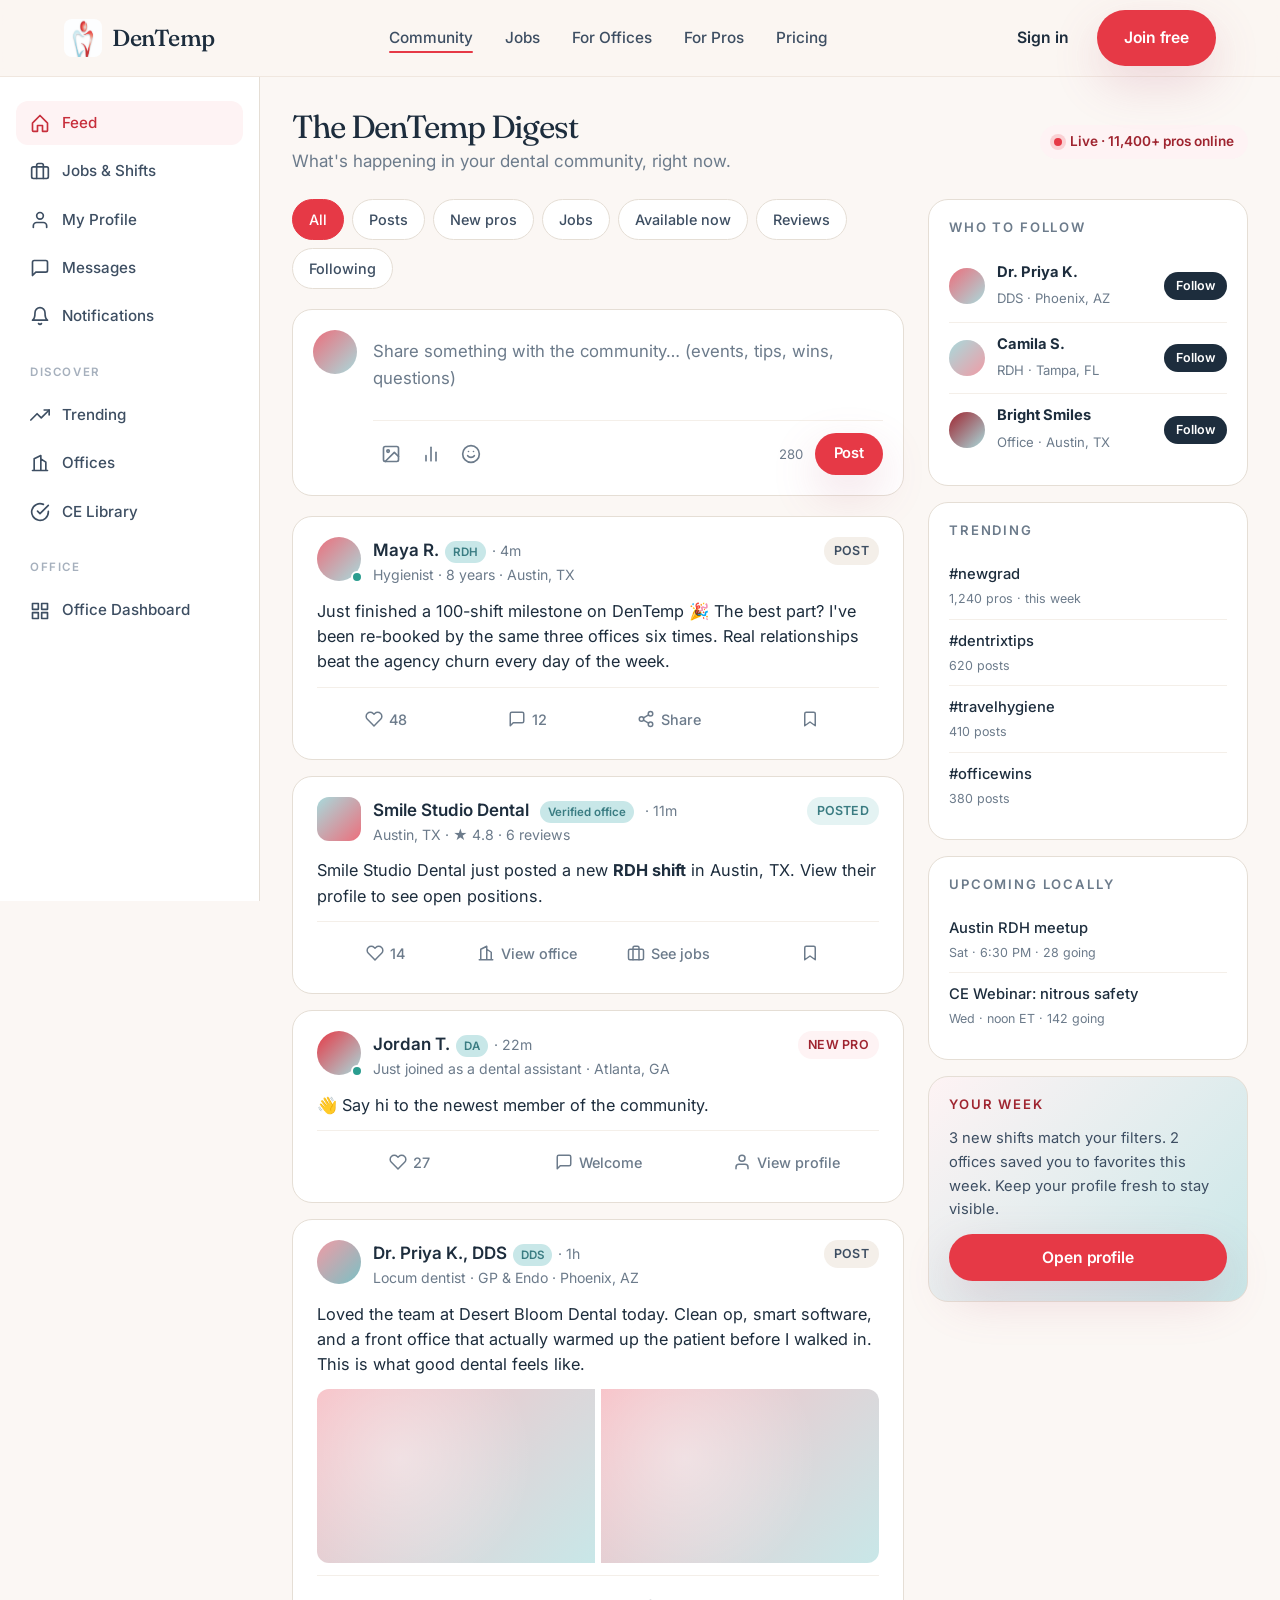
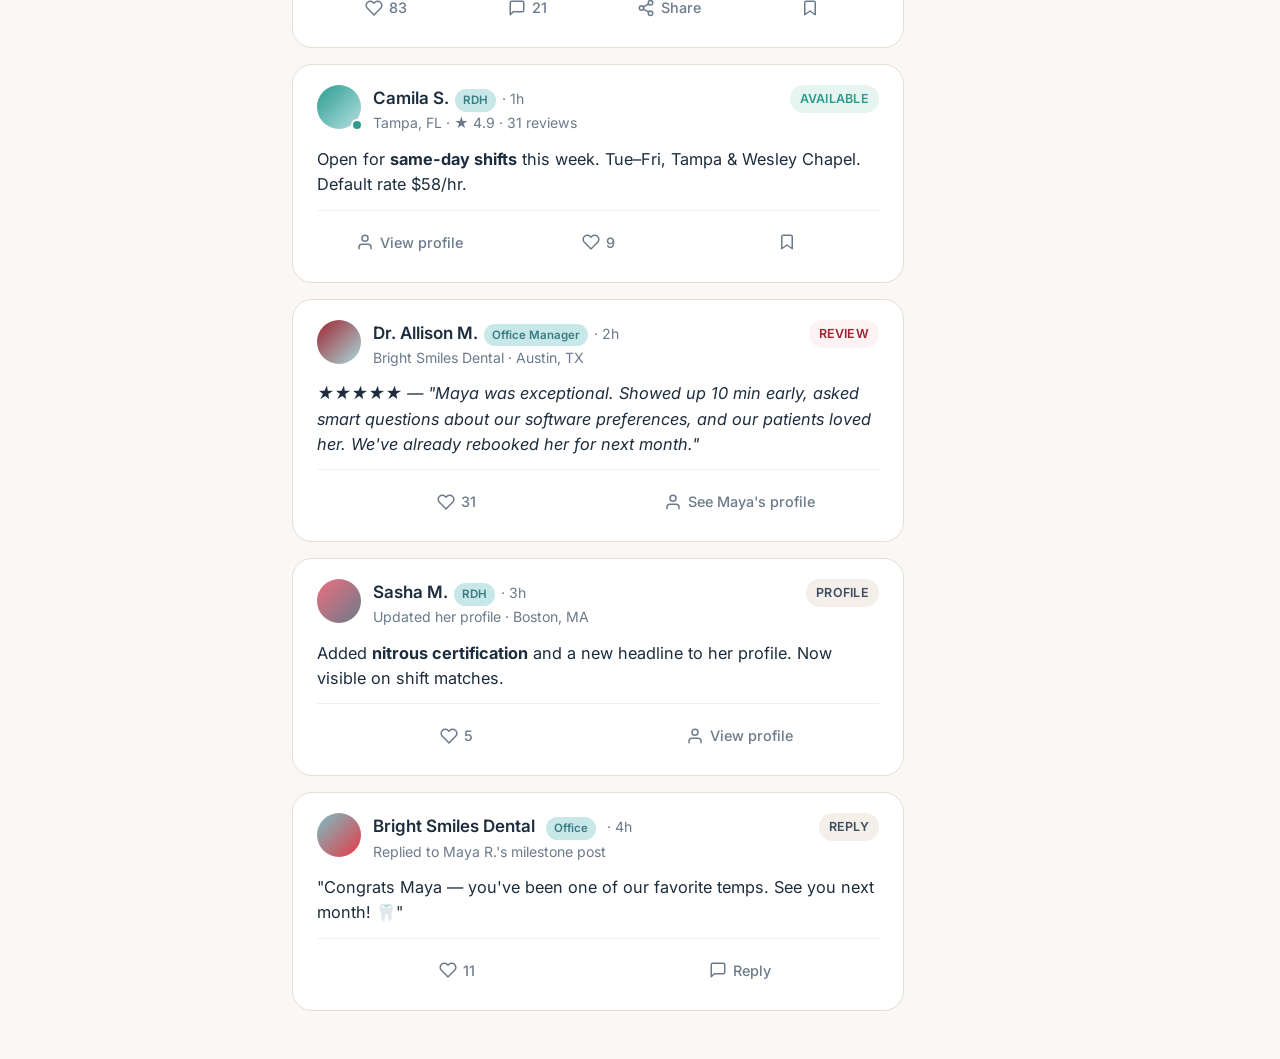
<file: community.html>
<!doctype html>
<html lang="en">
<head>
  <meta charset="utf-8" />
  <meta name="viewport" content="width=device-width,initial-scale=1" />
  <title>Community — DenTemp</title>
  <meta name="description" content="The DenTemp community feed. See what's happening across the dental network in real time — new pros joining, offices posting, availability updates, photos and stories from the chair." />
  <link rel="canonical" href="https://www.den-temp.com/community.html" />
  <link rel="preconnect" href="https://fonts.googleapis.com" />
  <link rel="preconnect" href="https://fonts.gstatic.com" crossorigin />
  <link href="https://fonts.googleapis.com/css2?family=Fraunces:ital,opsz,wght@0,9..144,400;0,9..144,500;1,9..144,400&family=Inter:wght@400;500;600;700&display=swap" rel="stylesheet" />
  <link rel="stylesheet" href="styles/main.css" />
</head>
<body>
  <a href="#main" class="skip-link">Skip to main content</a>

  <header class="site-header" role="banner">
    <div class="container nav">
      <a href="index.html" class="brand" aria-label="DenTemp home">
        <span class="brand-mark" aria-hidden="true"><span>D</span></span>
        <span>DenTemp</span>
      </a>
      <nav aria-label="Primary">
        <ul class="nav-links">
          <li><a href="community.html" aria-current="page">Community</a></li>
          <li><a href="jobs.html">Jobs</a></li>
          <li><a href="for-offices.html">For Offices</a></li>
          <li><a href="for-professionals.html">For Pros</a></li>
          <li><a href="pricing.html">Pricing</a></li>
        </ul>
      </nav>
      <div class="nav-cta nav-cta-desktop">
        <a href="sign-in.html" class="btn btn-ghost">Sign in</a>
        <a href="sign-up.html" class="btn btn-primary">Join free</a>
      </div>
      <button class="nav-toggle" aria-label="Open menu" aria-controls="mobile-nav" aria-expanded="false"><span aria-hidden="true"></span></button>
    </div>
    <div id="mobile-nav" class="nav-mobile">
      <ul>
        <li><a href="community.html">Community</a></li>
        <li><a href="jobs.html">Jobs</a></li>
        <li><a href="for-offices.html">For Offices</a></li>
        <li><a href="for-professionals.html">For Professionals</a></li>
        <li><a href="how-it-works.html">How It Works</a></li>
        <li><a href="pricing.html">Pricing</a></li>
        <li><a href="about.html">About</a></li>
      </ul>
      <div class="nav-mobile-cta"><a href="sign-in.html" class="btn btn-secondary">Sign in</a><a href="sign-up.html" class="btn btn-primary">Join free</a></div>
    </div>
  </header>

  <main id="main">
    <div class="app-shell">

      <aside class="app-sidebar" aria-label="Community navigation">
        <nav>
          <a href="community.html" class="active">
            <svg width="20" height="20" viewBox="0 0 24 24" fill="none" stroke="currentColor" stroke-width="2" stroke-linecap="round" stroke-linejoin="round"><path d="M3 12l2-2 7-7 7 7 2 2v9a1 1 0 0 1-1 1h-5v-7h-6v7H4a1 1 0 0 1-1-1z"/></svg>
            Feed
          </a>
          <a href="jobs.html">
            <svg width="20" height="20" viewBox="0 0 24 24" fill="none" stroke="currentColor" stroke-width="2" stroke-linecap="round" stroke-linejoin="round"><rect x="2" y="7" width="20" height="14" rx="2"/><path d="M16 21V5a2 2 0 0 0-2-2h-4a2 2 0 0 0-2 2v16"/></svg>
            Jobs &amp; Shifts
          </a>
          <a href="profile-pro.html">
            <svg width="20" height="20" viewBox="0 0 24 24" fill="none" stroke="currentColor" stroke-width="2" stroke-linecap="round" stroke-linejoin="round"><path d="M20 21v-2a4 4 0 0 0-4-4H8a4 4 0 0 0-4 4v2"/><circle cx="12" cy="7" r="4"/></svg>
            My Profile
          </a>
          <a href="#">
            <svg width="20" height="20" viewBox="0 0 24 24" fill="none" stroke="currentColor" stroke-width="2" stroke-linecap="round" stroke-linejoin="round"><path d="M21 15a2 2 0 0 1-2 2H7l-4 4V5a2 2 0 0 1 2-2h14a2 2 0 0 1 2 2z"/></svg>
            Messages
          </a>
          <a href="#">
            <svg width="20" height="20" viewBox="0 0 24 24" fill="none" stroke="currentColor" stroke-width="2" stroke-linecap="round" stroke-linejoin="round"><path d="M18 8A6 6 0 0 0 6 8c0 7-3 9-3 9h18s-3-2-3-9M13.73 21a2 2 0 0 1-3.46 0"/></svg>
            Notifications
          </a>

          <div class="sidebar-section">Discover</div>
          <a href="#"><svg width="20" height="20" viewBox="0 0 24 24" fill="none" stroke="currentColor" stroke-width="2" stroke-linecap="round" stroke-linejoin="round"><path d="M23 6l-9.5 9.5-5-5L1 18"/><polyline points="17 6 23 6 23 12"/></svg> Trending</a>
          <a href="profile-office.html"><svg width="20" height="20" viewBox="0 0 24 24" fill="none" stroke="currentColor" stroke-width="2" stroke-linecap="round" stroke-linejoin="round"><path d="M3 21h18M5 21V7l8-4v18M19 21V11l-6-4"/></svg> Offices</a>
          <a href="#"><svg width="20" height="20" viewBox="0 0 24 24" fill="none" stroke="currentColor" stroke-width="2" stroke-linecap="round" stroke-linejoin="round"><path d="M22 11.08V12a10 10 0 1 1-5.93-9.14"/><polyline points="22 4 12 14.01 9 11.01"/></svg> CE Library</a>

          <div class="sidebar-section">Office</div>
          <a href="dashboard.html"><svg width="20" height="20" viewBox="0 0 24 24" fill="none" stroke="currentColor" stroke-width="2" stroke-linecap="round" stroke-linejoin="round"><rect x="3" y="3" width="7" height="7"/><rect x="14" y="3" width="7" height="7"/><rect x="14" y="14" width="7" height="7"/><rect x="3" y="14" width="7" height="7"/></svg> Office Dashboard</a>
        </nav>
      </aside>

      <div class="app-main">
        <div class="feed-head">
          <div>
            <h1>The DenTemp Digest</h1>
            <p style="color:var(--ink-500); margin:4px 0 0;">What's happening in your dental community, right now.</p>
          </div>
          <span class="live-pill"><span class="dot"></span> Live · 11,400+ pros online</span>
        </div>

        <div class="app-grid">
          <div>
            <div class="filter-tabs" role="tablist" aria-label="Filter feed">
              <button class="active" data-filter="all">All</button>
              <button data-filter="POST_CREATED">Posts</button>
              <button data-filter="USER_JOINED">New pros</button>
              <button data-filter="JOB_POSTED">Jobs</button>
              <button data-filter="AVAILABILITY_UPDATED">Available now</button>
              <button data-filter="REVIEW_LEFT">Reviews</button>
              <button data-filter="following">Following</button>
            </div>

            <!-- Composer -->
            <form class="composer" id="composer" aria-label="Share with the community">
              <div class="avatar" aria-hidden="true"></div>
              <div class="composer-body">
                <textarea id="composer-text" rows="2" placeholder="Share something with the community… (events, tips, wins, questions)" maxlength="280" aria-label="Post message"></textarea>
                <div class="composer-actions">
                  <div class="composer-tools" role="toolbar" aria-label="Compose tools">
                    <button type="button" class="composer-tool" aria-label="Add photo" title="Add photo">
                      <svg width="20" height="20" viewBox="0 0 24 24" fill="none" stroke="currentColor" stroke-width="2" stroke-linecap="round" stroke-linejoin="round"><rect x="3" y="3" width="18" height="18" rx="2"/><circle cx="8.5" cy="8.5" r="1.5"/><polyline points="21 15 16 10 5 21"/></svg>
                    </button>
                    <button type="button" class="composer-tool" aria-label="Add poll" title="Add poll">
                      <svg width="20" height="20" viewBox="0 0 24 24" fill="none" stroke="currentColor" stroke-width="2" stroke-linecap="round" stroke-linejoin="round"><line x1="18" y1="20" x2="18" y2="10"/><line x1="12" y1="20" x2="12" y2="4"/><line x1="6" y1="20" x2="6" y2="14"/></svg>
                    </button>
                    <button type="button" class="composer-tool" aria-label="Add emoji" title="Add emoji">
                      <svg width="20" height="20" viewBox="0 0 24 24" fill="none" stroke="currentColor" stroke-width="2" stroke-linecap="round" stroke-linejoin="round"><circle cx="12" cy="12" r="10"/><path d="M8 14s1.5 2 4 2 4-2 4-2"/><line x1="9" y1="9" x2="9.01" y2="9"/><line x1="15" y1="9" x2="15.01" y2="9"/></svg>
                    </button>
                  </div>
                  <div style="display:flex; align-items:center;">
                    <span class="char-count" id="char-count">280</span>
                    <button type="submit" class="btn btn-primary" style="padding:8px 18px; font-size:.92rem;">Post</button>
                  </div>
                </div>
              </div>
            </form>

            <div class="new-posts-pill" id="new-pill"><button>↑ 3 new posts</button></div>

            <!-- Feed -->
            <div class="feed" id="feed">
              <!-- POST_CREATED -->
              <article class="feed-card" data-type="POST_CREATED">
                <div class="feed-card-head">
                  <div class="feed-avatar is-online" aria-hidden="true"></div>
                  <div class="feed-meta">
                    <strong>Maya R.</strong><span class="badge">RDH</span><span class="timestamp">· 4m</span>
                    <div class="subtitle">Hygienist · 8 years · Austin, TX</div>
                  </div>
                  <span class="activity-tag t-post">Post</span>
                </div>
                <p class="feed-body">Just finished a 100-shift milestone on DenTemp 🎉 The best part? I've been re-booked by the same three offices six times. Real relationships beat the agency churn every day of the week.</p>
                <div class="feed-actions">
                  <button class="feed-action" data-action="heart" aria-label="Like">
                    <svg viewBox="0 0 24 24" fill="none" stroke="currentColor" stroke-width="2" stroke-linecap="round" stroke-linejoin="round"><path d="M20.84 4.61a5.5 5.5 0 0 0-7.78 0L12 5.67l-1.06-1.06a5.5 5.5 0 0 0-7.78 7.78l1.06 1.06L12 21.23l7.78-7.78 1.06-1.06a5.5 5.5 0 0 0 0-7.78z"/></svg>
                    <span>48</span>
                  </button>
                  <button class="feed-action" data-action="comment" aria-label="Comment">
                    <svg viewBox="0 0 24 24" fill="none" stroke="currentColor" stroke-width="2" stroke-linecap="round" stroke-linejoin="round"><path d="M21 15a2 2 0 0 1-2 2H7l-4 4V5a2 2 0 0 1 2-2h14a2 2 0 0 1 2 2z"/></svg>
                    <span>12</span>
                  </button>
                  <button class="feed-action" data-action="share" aria-label="Share">
                    <svg viewBox="0 0 24 24" fill="none" stroke="currentColor" stroke-width="2" stroke-linecap="round" stroke-linejoin="round"><circle cx="18" cy="5" r="3"/><circle cx="6" cy="12" r="3"/><circle cx="18" cy="19" r="3"/><line x1="8.59" y1="13.51" x2="15.42" y2="17.49"/><line x1="15.41" y1="6.51" x2="8.59" y2="10.49"/></svg>
                    <span>Share</span>
                  </button>
                  <button class="feed-action" data-action="save" aria-label="Save">
                    <svg viewBox="0 0 24 24" fill="none" stroke="currentColor" stroke-width="2" stroke-linecap="round" stroke-linejoin="round"><path d="M19 21l-7-5-7 5V5a2 2 0 0 1 2-2h10a2 2 0 0 1 2 2z"/></svg>
                  </button>
                </div>
              </article>

              <!-- JOB_POSTED (privacy-safe: no job details) -->
              <article class="feed-card" data-type="JOB_POSTED">
                <div class="feed-card-head">
                  <div class="feed-avatar" aria-hidden="true" style="background:linear-gradient(135deg,var(--gold-500),var(--rose-400)); border-radius: 12px;"></div>
                  <div class="feed-meta">
                    <strong>Smile Studio Dental</strong>
                    <span class="badge" style="background:var(--gold-300); color:#3A7C82;">Verified office</span>
                    <span class="timestamp">· 11m</span>
                    <div class="subtitle">Austin, TX · ★ 4.8 · 6 reviews</div>
                  </div>
                  <span class="activity-tag t-job">Posted</span>
                </div>
                <p class="feed-body">Smile Studio Dental just posted a new <strong>RDH shift</strong> in Austin, TX. View their profile to see open positions.</p>
                <div class="feed-actions">
                  <button class="feed-action" data-action="heart" aria-label="Like"><svg viewBox="0 0 24 24" fill="none" stroke="currentColor" stroke-width="2" stroke-linecap="round" stroke-linejoin="round"><path d="M20.84 4.61a5.5 5.5 0 0 0-7.78 0L12 5.67l-1.06-1.06a5.5 5.5 0 0 0-7.78 7.78l1.06 1.06L12 21.23l7.78-7.78 1.06-1.06a5.5 5.5 0 0 0 0-7.78z"/></svg><span>14</span></button>
                  <a class="feed-action" href="profile-office.html" style="text-decoration:none;">
                    <svg viewBox="0 0 24 24" fill="none" stroke="currentColor" stroke-width="2" stroke-linecap="round" stroke-linejoin="round"><path d="M3 21h18M5 21V7l8-4v18M19 21V11l-6-4"/></svg>
                    <span>View office</span>
                  </a>
                  <a class="feed-action" href="jobs.html" style="text-decoration:none;">
                    <svg viewBox="0 0 24 24" fill="none" stroke="currentColor" stroke-width="2" stroke-linecap="round" stroke-linejoin="round"><rect x="2" y="7" width="20" height="14" rx="2"/><path d="M16 21V5a2 2 0 0 0-2-2h-4a2 2 0 0 0-2 2v16"/></svg>
                    <span>See jobs</span>
                  </a>
                  <button class="feed-action" data-action="save" aria-label="Save"><svg viewBox="0 0 24 24" fill="none" stroke="currentColor" stroke-width="2" stroke-linecap="round" stroke-linejoin="round"><path d="M19 21l-7-5-7 5V5a2 2 0 0 1 2-2h10a2 2 0 0 1 2 2z"/></svg></button>
                </div>
              </article>

              <!-- USER_JOINED -->
              <article class="feed-card" data-type="USER_JOINED">
                <div class="feed-card-head">
                  <div class="feed-avatar is-online" aria-hidden="true" style="background:linear-gradient(135deg,var(--rose-500),var(--gold-500));"></div>
                  <div class="feed-meta">
                    <strong>Jordan T.</strong><span class="badge">DA</span><span class="timestamp">· 22m</span>
                    <div class="subtitle">Just joined as a dental assistant · Atlanta, GA</div>
                  </div>
                  <span class="activity-tag t-join">New pro</span>
                </div>
                <p class="feed-body">👋 Say hi to the newest member of the community.</p>
                <div class="feed-actions">
                  <button class="feed-action" data-action="heart" aria-label="Welcome"><svg viewBox="0 0 24 24" fill="none" stroke="currentColor" stroke-width="2" stroke-linecap="round" stroke-linejoin="round"><path d="M20.84 4.61a5.5 5.5 0 0 0-7.78 0L12 5.67l-1.06-1.06a5.5 5.5 0 0 0-7.78 7.78l1.06 1.06L12 21.23l7.78-7.78 1.06-1.06a5.5 5.5 0 0 0 0-7.78z"/></svg><span>27</span></button>
                  <button class="feed-action" data-action="comment" aria-label="Welcome message"><svg viewBox="0 0 24 24" fill="none" stroke="currentColor" stroke-width="2" stroke-linecap="round" stroke-linejoin="round"><path d="M21 15a2 2 0 0 1-2 2H7l-4 4V5a2 2 0 0 1 2-2h14a2 2 0 0 1 2 2z"/></svg><span>Welcome</span></button>
                  <a class="feed-action" href="profile-pro.html" style="text-decoration:none;"><svg viewBox="0 0 24 24" fill="none" stroke="currentColor" stroke-width="2" stroke-linecap="round" stroke-linejoin="round"><path d="M20 21v-2a4 4 0 0 0-4-4H8a4 4 0 0 0-4 4v2"/><circle cx="12" cy="7" r="4"/></svg><span>View profile</span></a>
                </div>
              </article>

              <!-- POST_CREATED with photos -->
              <article class="feed-card" data-type="POST_CREATED">
                <div class="feed-card-head">
                  <div class="feed-avatar" aria-hidden="true" style="background:linear-gradient(135deg,var(--rose-300),var(--gold-600));"></div>
                  <div class="feed-meta">
                    <strong>Dr. Priya K., DDS</strong><span class="badge">DDS</span><span class="timestamp">· 1h</span>
                    <div class="subtitle">Locum dentist · GP &amp; Endo · Phoenix, AZ</div>
                  </div>
                  <span class="activity-tag t-post">Post</span>
                </div>
                <p class="feed-body">Loved the team at Desert Bloom Dental today. Clean op, smart software, and a front office that actually warmed up the patient before I walked in. This is what good dental feels like.</p>
                <div class="feed-media-grid">
                  <div class="m"></div>
                  <div class="m"></div>
                </div>
                <div class="feed-actions">
                  <button class="feed-action" data-action="heart" aria-label="Like"><svg viewBox="0 0 24 24" fill="none" stroke="currentColor" stroke-width="2" stroke-linecap="round" stroke-linejoin="round"><path d="M20.84 4.61a5.5 5.5 0 0 0-7.78 0L12 5.67l-1.06-1.06a5.5 5.5 0 0 0-7.78 7.78l1.06 1.06L12 21.23l7.78-7.78 1.06-1.06a5.5 5.5 0 0 0 0-7.78z"/></svg><span>83</span></button>
                  <button class="feed-action" data-action="comment" aria-label="Comment"><svg viewBox="0 0 24 24" fill="none" stroke="currentColor" stroke-width="2" stroke-linecap="round" stroke-linejoin="round"><path d="M21 15a2 2 0 0 1-2 2H7l-4 4V5a2 2 0 0 1 2-2h14a2 2 0 0 1 2 2z"/></svg><span>21</span></button>
                  <button class="feed-action" data-action="share" aria-label="Share"><svg viewBox="0 0 24 24" fill="none" stroke="currentColor" stroke-width="2" stroke-linecap="round" stroke-linejoin="round"><circle cx="18" cy="5" r="3"/><circle cx="6" cy="12" r="3"/><circle cx="18" cy="19" r="3"/><line x1="8.59" y1="13.51" x2="15.42" y2="17.49"/><line x1="15.41" y1="6.51" x2="8.59" y2="10.49"/></svg><span>Share</span></button>
                  <button class="feed-action" data-action="save" aria-label="Save"><svg viewBox="0 0 24 24" fill="none" stroke="currentColor" stroke-width="2" stroke-linecap="round" stroke-linejoin="round"><path d="M19 21l-7-5-7 5V5a2 2 0 0 1 2-2h10a2 2 0 0 1 2 2z"/></svg></button>
                </div>
              </article>

              <!-- AVAILABILITY_UPDATED -->
              <article class="feed-card" data-type="AVAILABILITY_UPDATED">
                <div class="feed-card-head">
                  <div class="feed-avatar is-online" aria-hidden="true" style="background:linear-gradient(135deg,var(--success),var(--gold-400));"></div>
                  <div class="feed-meta">
                    <strong>Camila S.</strong><span class="badge">RDH</span><span class="timestamp">· 1h</span>
                    <div class="subtitle">Tampa, FL · ★ 4.9 · 31 reviews</div>
                  </div>
                  <span class="activity-tag t-avail">Available</span>
                </div>
                <p class="feed-body">Open for <strong>same-day shifts</strong> this week. Tue–Fri, Tampa &amp; Wesley Chapel. Default rate $58/hr.</p>
                <div class="feed-actions">
                  <a class="feed-action" href="profile-pro.html" style="text-decoration:none;"><svg viewBox="0 0 24 24" fill="none" stroke="currentColor" stroke-width="2" stroke-linecap="round" stroke-linejoin="round"><path d="M20 21v-2a4 4 0 0 0-4-4H8a4 4 0 0 0-4 4v2"/><circle cx="12" cy="7" r="4"/></svg><span>View profile</span></a>
                  <button class="feed-action" data-action="heart" aria-label="Heart"><svg viewBox="0 0 24 24" fill="none" stroke="currentColor" stroke-width="2" stroke-linecap="round" stroke-linejoin="round"><path d="M20.84 4.61a5.5 5.5 0 0 0-7.78 0L12 5.67l-1.06-1.06a5.5 5.5 0 0 0-7.78 7.78l1.06 1.06L12 21.23l7.78-7.78 1.06-1.06a5.5 5.5 0 0 0 0-7.78z"/></svg><span>9</span></button>
                  <button class="feed-action" data-action="save" aria-label="Save"><svg viewBox="0 0 24 24" fill="none" stroke="currentColor" stroke-width="2" stroke-linecap="round" stroke-linejoin="round"><path d="M19 21l-7-5-7 5V5a2 2 0 0 1 2-2h10a2 2 0 0 1 2 2z"/></svg></button>
                </div>
              </article>

              <!-- REVIEW_LEFT -->
              <article class="feed-card" data-type="REVIEW_LEFT">
                <div class="feed-card-head">
                  <div class="feed-avatar" aria-hidden="true" style="background:linear-gradient(135deg,var(--rose-700),var(--gold-500));"></div>
                  <div class="feed-meta">
                    <strong>Dr. Allison M.</strong><span class="badge" style="background:var(--gold-300);color:#3A7C82;">Office Manager</span><span class="timestamp">· 2h</span>
                    <div class="subtitle">Bright Smiles Dental · Austin, TX</div>
                  </div>
                  <span class="activity-tag t-review">Review</span>
                </div>
                <p class="feed-body" style="font-style: italic;">★★★★★ — "Maya was exceptional. Showed up 10 min early, asked smart questions about our software preferences, and our patients loved her. We've already rebooked her for next month."</p>
                <div class="feed-actions">
                  <button class="feed-action" data-action="heart" aria-label="Like"><svg viewBox="0 0 24 24" fill="none" stroke="currentColor" stroke-width="2" stroke-linecap="round" stroke-linejoin="round"><path d="M20.84 4.61a5.5 5.5 0 0 0-7.78 0L12 5.67l-1.06-1.06a5.5 5.5 0 0 0-7.78 7.78l1.06 1.06L12 21.23l7.78-7.78 1.06-1.06a5.5 5.5 0 0 0 0-7.78z"/></svg><span>31</span></button>
                  <a class="feed-action" href="profile-pro.html" style="text-decoration:none;"><svg viewBox="0 0 24 24" fill="none" stroke="currentColor" stroke-width="2" stroke-linecap="round" stroke-linejoin="round"><path d="M20 21v-2a4 4 0 0 0-4-4H8a4 4 0 0 0-4 4v2"/><circle cx="12" cy="7" r="4"/></svg><span>See Maya's profile</span></a>
                </div>
              </article>

              <!-- PROFILE_UPDATED -->
              <article class="feed-card" data-type="PROFILE_UPDATED">
                <div class="feed-card-head">
                  <div class="feed-avatar" aria-hidden="true" style="background:linear-gradient(135deg,var(--rose-400),var(--ink-500));"></div>
                  <div class="feed-meta">
                    <strong>Sasha M.</strong><span class="badge">RDH</span><span class="timestamp">· 3h</span>
                    <div class="subtitle">Updated her profile · Boston, MA</div>
                  </div>
                  <span class="activity-tag t-profile">Profile</span>
                </div>
                <p class="feed-body">Added <strong>nitrous certification</strong> and a new headline to her profile. Now visible on shift matches.</p>
                <div class="feed-actions">
                  <button class="feed-action" data-action="heart" aria-label="Like"><svg viewBox="0 0 24 24" fill="none" stroke="currentColor" stroke-width="2" stroke-linecap="round" stroke-linejoin="round"><path d="M20.84 4.61a5.5 5.5 0 0 0-7.78 0L12 5.67l-1.06-1.06a5.5 5.5 0 0 0-7.78 7.78l1.06 1.06L12 21.23l7.78-7.78 1.06-1.06a5.5 5.5 0 0 0 0-7.78z"/></svg><span>5</span></button>
                  <a class="feed-action" href="profile-pro.html" style="text-decoration:none;"><svg viewBox="0 0 24 24" fill="none" stroke="currentColor" stroke-width="2" stroke-linecap="round" stroke-linejoin="round"><path d="M20 21v-2a4 4 0 0 0-4-4H8a4 4 0 0 0-4 4v2"/><circle cx="12" cy="7" r="4"/></svg><span>View profile</span></a>
                </div>
              </article>

              <!-- COMMENT_ADDED -->
              <article class="feed-card" data-type="COMMENT_ADDED">
                <div class="feed-card-head">
                  <div class="feed-avatar" aria-hidden="true" style="background:linear-gradient(135deg,var(--gold-600),var(--rose-500));"></div>
                  <div class="feed-meta">
                    <strong>Bright Smiles Dental</strong>
                    <span class="badge" style="background:var(--gold-300);color:#3A7C82;">Office</span>
                    <span class="timestamp">· 4h</span>
                    <div class="subtitle">Replied to Maya R.'s milestone post</div>
                  </div>
                  <span class="activity-tag t-comment">Reply</span>
                </div>
                <p class="feed-body">"Congrats Maya — you've been one of our favorite temps. See you next month! 🦷"</p>
                <div class="feed-actions">
                  <button class="feed-action" data-action="heart" aria-label="Like"><svg viewBox="0 0 24 24" fill="none" stroke="currentColor" stroke-width="2" stroke-linecap="round" stroke-linejoin="round"><path d="M20.84 4.61a5.5 5.5 0 0 0-7.78 0L12 5.67l-1.06-1.06a5.5 5.5 0 0 0-7.78 7.78l1.06 1.06L12 21.23l7.78-7.78 1.06-1.06a5.5 5.5 0 0 0 0-7.78z"/></svg><span>11</span></button>
                  <button class="feed-action" data-action="comment" aria-label="Reply"><svg viewBox="0 0 24 24" fill="none" stroke="currentColor" stroke-width="2" stroke-linecap="round" stroke-linejoin="round"><path d="M21 15a2 2 0 0 1-2 2H7l-4 4V5a2 2 0 0 1 2-2h14a2 2 0 0 1 2 2z"/></svg><span>Reply</span></button>
                </div>
              </article>

            </div>
          </div>

          <!-- Sidebar widgets -->
          <aside>
            <div class="widget">
              <h3>Who to follow</h3>
              <div class="who-row">
                <div class="avatar" aria-hidden="true"></div>
                <div class="meta"><strong>Dr. Priya K.</strong><span>DDS · Phoenix, AZ</span></div>
                <button class="btn-mini">Follow</button>
              </div>
              <div class="who-row">
                <div class="avatar" aria-hidden="true" style="background:linear-gradient(135deg,var(--gold-500),var(--rose-300));"></div>
                <div class="meta"><strong>Camila S.</strong><span>RDH · Tampa, FL</span></div>
                <button class="btn-mini">Follow</button>
              </div>
              <div class="who-row">
                <div class="avatar" aria-hidden="true" style="background:linear-gradient(135deg,var(--rose-700),var(--gold-500));"></div>
                <div class="meta"><strong>Bright Smiles</strong><span>Office · Austin, TX</span></div>
                <button class="btn-mini">Follow</button>
              </div>
            </div>

            <div class="widget">
              <h3>Trending</h3>
              <a class="trending-tag" href="#">#newgrad <span>1,240 pros · this week</span></a>
              <a class="trending-tag" href="#">#dentrixtips <span>620 posts</span></a>
              <a class="trending-tag" href="#">#travelhygiene <span>410 posts</span></a>
              <a class="trending-tag" href="#">#officewins <span>380 posts</span></a>
            </div>

            <div class="widget">
              <h3>Upcoming locally</h3>
              <a class="trending-tag" href="#">Austin RDH meetup <span>Sat · 6:30 PM · 28 going</span></a>
              <a class="trending-tag" href="#">CE Webinar: nitrous safety <span>Wed · noon ET · 142 going</span></a>
            </div>

            <div class="widget" style="background: linear-gradient(135deg, var(--rose-50), var(--gold-300));">
              <h3 style="color: var(--rose-700);">Your week</h3>
              <p style="font-size: .92rem; color: var(--ink-700); margin: 0;">
                3 new shifts match your filters. 2 offices saved you to favorites this week. Keep your profile fresh to stay visible.
              </p>
              <a href="profile-pro.html" class="btn btn-primary" style="margin-top: 12px; width: 100%; padding: 10px;">Open profile</a>
            </div>
          </aside>
        </div>

      </div>
    </div>
  </main>

  <script src="scripts/main.js" defer></script>
  <script src="scripts/feed.js" defer></script>
  <script src="scripts/shifts.js" defer></script>
</body>
</html>
</file>
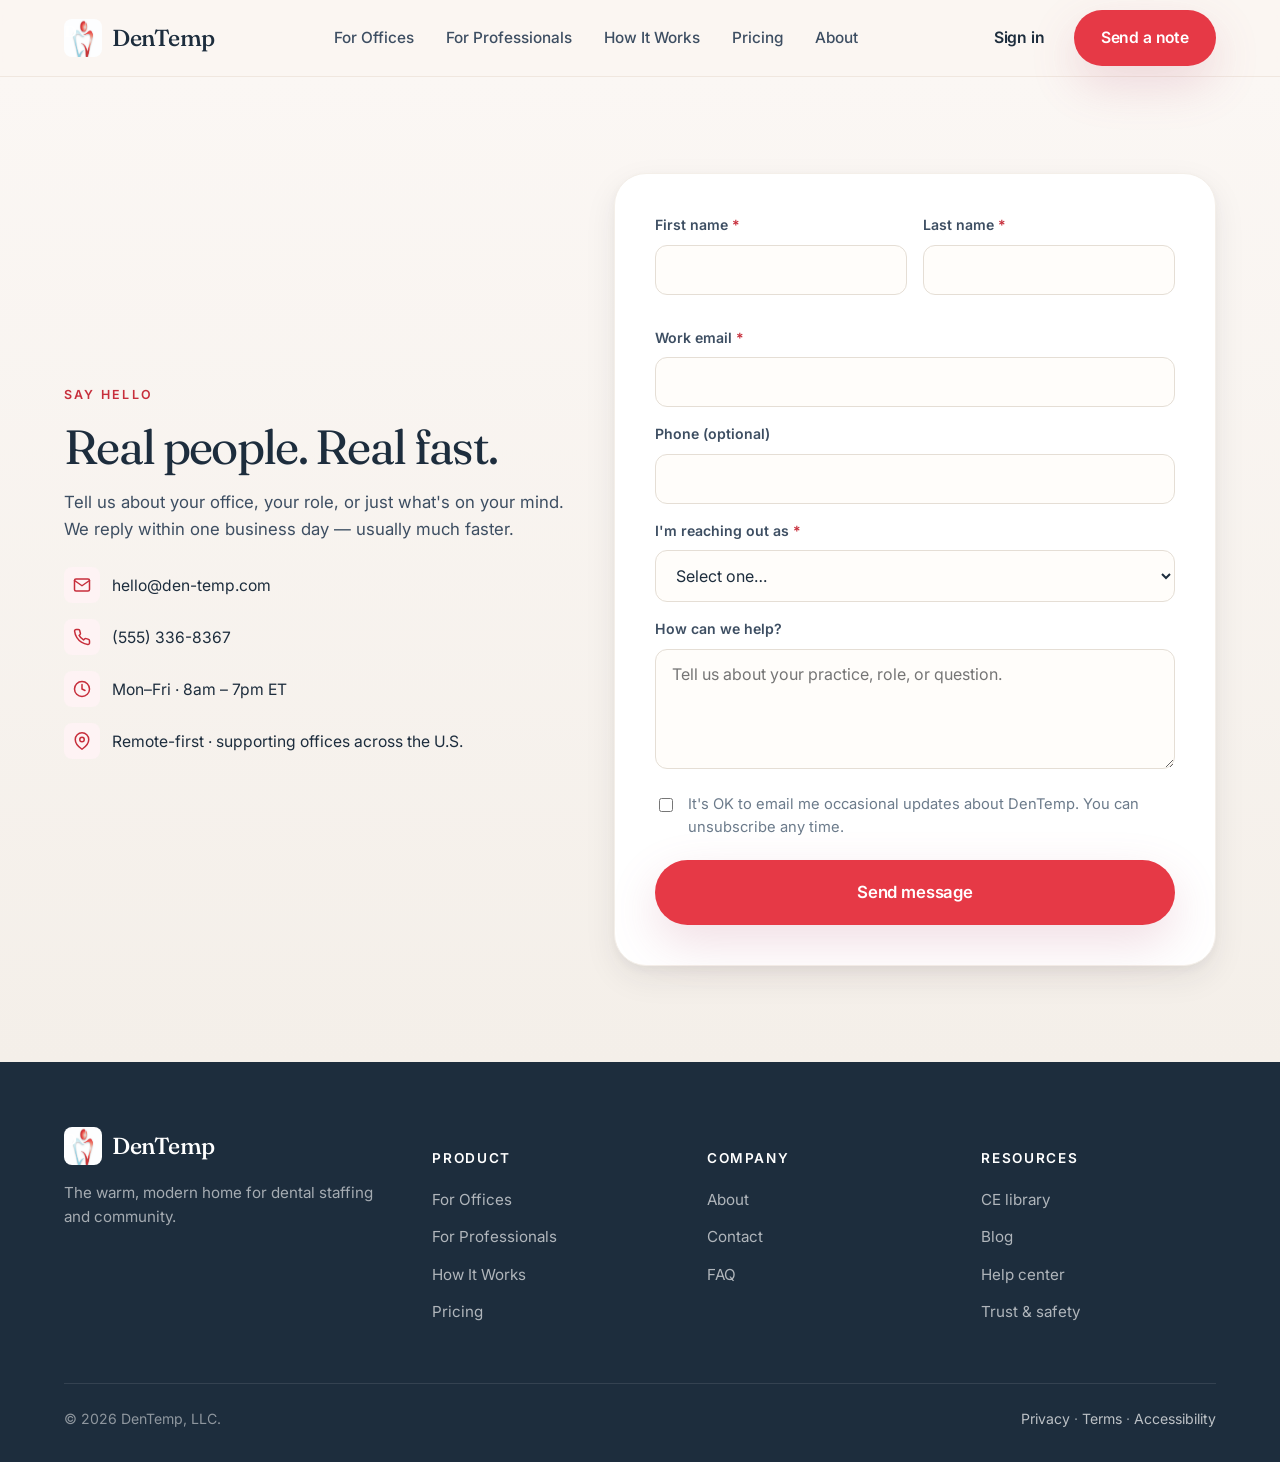
<file: contact.html>
<!doctype html>
<html lang="en">
<head>
  <meta charset="utf-8" />
  <meta name="viewport" content="width=device-width,initial-scale=1" />
  <title>Contact DenTemp — We're Real People, Actually</title>
  <meta name="description" content="Get in touch with the DenTemp team. Questions about hiring, signing up as a dental professional, partnerships, or press — we reply within one business day." />
  <link rel="canonical" href="https://www.den-temp.com/contact.html" />
  <link rel="preconnect" href="https://fonts.googleapis.com" />
  <link rel="preconnect" href="https://fonts.gstatic.com" crossorigin />
  <link href="https://fonts.googleapis.com/css2?family=Fraunces:ital,opsz,wght@0,9..144,400;0,9..144,500;1,9..144,400&family=Inter:wght@400;500;600;700&display=swap" rel="stylesheet" />
  <link rel="stylesheet" href="styles/main.css" />
</head>
<body>
  <a href="#main" class="skip-link">Skip to main content</a>

  <header class="site-header" role="banner">
    <div class="container nav">
      <a href="index.html" class="brand"><span class="brand-mark" aria-hidden="true">D</span><span>DenTemp</span></a>
      <nav aria-label="Primary">
        <ul class="nav-links">
          <li><a href="for-offices.html">For Offices</a></li>
          <li><a href="for-professionals.html">For Professionals</a></li>
          <li><a href="how-it-works.html">How It Works</a></li>
          <li><a href="pricing.html">Pricing</a></li>
          <li><a href="about.html">About</a></li>
        </ul>
      </nav>
      <div class="nav-cta nav-cta-desktop">
        <a href="#" class="btn btn-ghost">Sign in</a>
        <a href="#contact-form" class="btn btn-primary">Send a note</a>
      </div>
      <button class="nav-toggle" aria-label="Open menu" aria-controls="mobile-nav" aria-expanded="false"><span aria-hidden="true"></span></button>
    </div>
    <div id="mobile-nav" class="nav-mobile">
      <ul>
        <li><a href="for-offices.html">For Offices</a></li>
        <li><a href="for-professionals.html">For Professionals</a></li>
        <li><a href="how-it-works.html">How It Works</a></li>
        <li><a href="pricing.html">Pricing</a></li>
        <li><a href="about.html">About</a></li>
        <li><a href="faq.html">FAQ</a></li>
        <li><a href="contact.html">Contact</a></li>
      </ul>
      <div class="nav-mobile-cta"><a href="#" class="btn btn-secondary">Sign in</a><a href="#contact-form" class="btn btn-primary">Send a note</a></div>
    </div>
  </header>

  <main id="main">
    <section class="contact" id="contact">
      <div class="container">
        <div class="contact-grid">
          <div class="contact-info">
            <span class="eyebrow">Say hello</span>
            <h1 style="font-size: clamp(2rem, 4vw, 3rem);">Real people. Real fast.</h1>
            <p>Tell us about your office, your role, or just what's on your mind. We reply within one business day — usually much faster.</p>

            <div class="contact-meta">
              <a href="mailto:hello@den-temp.com" aria-label="Email DenTemp">
                <i aria-hidden="true"><svg width="18" height="18" viewBox="0 0 24 24" fill="none" stroke="currentColor" stroke-width="2" stroke-linecap="round" stroke-linejoin="round"><path d="M4 4h16c1.1 0 2 .9 2 2v12c0 1.1-.9 2-2 2H4c-1.1 0-2-.9-2-2V6c0-1.1.9-2 2-2z"/><polyline points="22,6 12,13 2,6"/></svg></i>
                hello@den-temp.com
              </a>
              <a href="tel:+15553368367" aria-label="Call DenTemp">
                <i aria-hidden="true"><svg width="18" height="18" viewBox="0 0 24 24" fill="none" stroke="currentColor" stroke-width="2" stroke-linecap="round" stroke-linejoin="round"><path d="M22 16.92v3a2 2 0 0 1-2.18 2 19.79 19.79 0 0 1-8.63-3.07 19.5 19.5 0 0 1-6-6 19.79 19.79 0 0 1-3.07-8.67A2 2 0 0 1 4.11 2h3a2 2 0 0 1 2 1.72c.127.96.361 1.903.7 2.81a2 2 0 0 1-.45 2.11L8.09 9.91a16 16 0 0 0 6 6l1.27-1.27a2 2 0 0 1 2.11-.45c.907.339 1.85.573 2.81.7A2 2 0 0 1 22 16.92z"/></svg></i>
                (555) 336-8367
              </a>
              <span>
                <i aria-hidden="true"><svg width="18" height="18" viewBox="0 0 24 24" fill="none" stroke="currentColor" stroke-width="2" stroke-linecap="round" stroke-linejoin="round"><circle cx="12" cy="12" r="10"/><polyline points="12 6 12 12 16 14"/></svg></i>
                Mon–Fri · 8am – 7pm ET
              </span>
              <span>
                <i aria-hidden="true"><svg width="18" height="18" viewBox="0 0 24 24" fill="none" stroke="currentColor" stroke-width="2" stroke-linecap="round" stroke-linejoin="round"><path d="M21 10c0 7-9 13-9 13s-9-6-9-13a9 9 0 0 1 18 0z"/><circle cx="12" cy="10" r="3"/></svg></i>
                Remote-first · supporting offices across the U.S.
              </span>
            </div>
          </div>

          <form id="contact-form" class="form-card" novalidate aria-label="Contact form">
            <div class="form-success" role="status" aria-live="polite">
              Thanks for reaching out — we'll be in touch within one business day.
            </div>

            <div class="form-row">
              <div class="field">
                <label for="first">First name <span class="req" aria-hidden="true">*</span></label>
                <input id="first" name="first" type="text" autocomplete="given-name" required aria-required="true" />
                <div class="field-error" role="alert"></div>
              </div>
              <div class="field">
                <label for="last">Last name <span class="req" aria-hidden="true">*</span></label>
                <input id="last" name="last" type="text" autocomplete="family-name" required aria-required="true" />
                <div class="field-error" role="alert"></div>
              </div>
            </div>

            <div class="field">
              <label for="email">Work email <span class="req" aria-hidden="true">*</span></label>
              <input id="email" name="email" type="email" autocomplete="email" required aria-required="true" />
              <div class="field-error" role="alert"></div>
            </div>

            <div class="field">
              <label for="phone">Phone (optional)</label>
              <input id="phone" name="phone" type="tel" autocomplete="tel" inputmode="tel" />
            </div>

            <div class="field">
              <label for="role">I'm reaching out as <span class="req" aria-hidden="true">*</span></label>
              <select id="role" name="role" required aria-required="true">
                <option value="">Select one…</option>
                <option>An office / hiring manager</option>
                <option>A dental hygienist</option>
                <option>A dental assistant</option>
                <option>A dentist / locum</option>
                <option>A student or new grad</option>
                <option>Press / partnerships</option>
              </select>
              <div class="field-error" role="alert"></div>
            </div>

            <div class="field">
              <label for="message">How can we help?</label>
              <textarea id="message" name="message" rows="4" placeholder="Tell us about your practice, role, or question."></textarea>
            </div>

            <div class="checkbox-row">
              <input id="consent" name="consent" type="checkbox" />
              <label for="consent">It's OK to email me occasional updates about DenTemp. You can unsubscribe any time.</label>
            </div>

            <button type="submit" class="btn btn-primary btn-lg" style="width:100%;">Send message</button>
          </form>
        </div>
      </div>
    </section>
  </main>

  <footer class="site-footer">
    <div class="container">
      <div class="footer-grid">
        <div class="footer-about">
          <a href="index.html" class="brand"><span class="brand-mark" aria-hidden="true">D</span><span>DenTemp</span></a>
          <p>The warm, modern home for dental staffing and community.</p>
        </div>
        <div class="footer-col"><h5>Product</h5><ul><li><a href="for-offices.html">For Offices</a></li><li><a href="for-professionals.html">For Professionals</a></li><li><a href="how-it-works.html">How It Works</a></li><li><a href="pricing.html">Pricing</a></li></ul></div>
        <div class="footer-col"><h5>Company</h5><ul><li><a href="about.html">About</a></li><li><a href="contact.html">Contact</a></li><li><a href="faq.html">FAQ</a></li></ul></div>
        <div class="footer-col"><h5>Resources</h5><ul><li><a href="#">CE library</a></li><li><a href="#">Blog</a></li><li><a href="#">Help center</a></li><li><a href="#">Trust &amp; safety</a></li></ul></div>
      </div>
      <div class="footer-bottom"><span>© <span data-year>2026</span> DenTemp, LLC.</span><div><a href="#">Privacy</a> · <a href="#">Terms</a> · <a href="#">Accessibility</a></div></div>
    </div>
  </footer>
  <script src="scripts/main.js" defer></script>
</body>
</html>
</file>
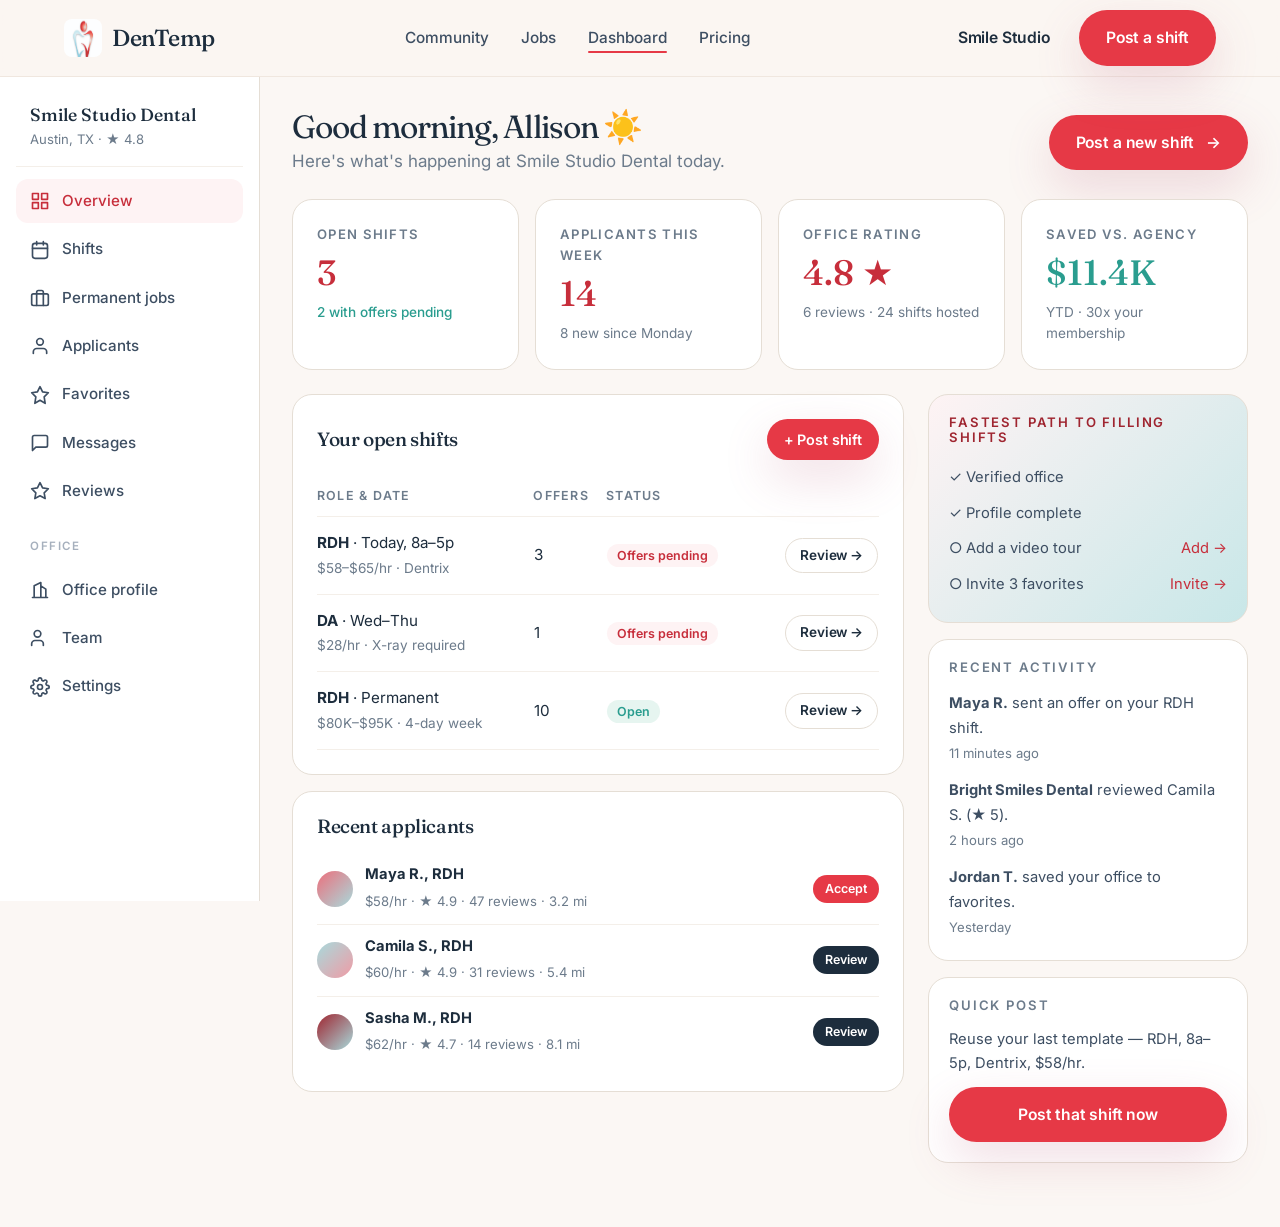
<file: dashboard.html>
<!doctype html>
<html lang="en">
<head>
  <meta charset="utf-8" />
  <meta name="viewport" content="width=device-width,initial-scale=1" />
  <title>Office Dashboard — DenTemp</title>
  <meta name="description" content="Manage temp shifts, permanent jobs, applicants, reviews, and your office team — all in one place." />
  <link rel="preconnect" href="https://fonts.googleapis.com" />
  <link rel="preconnect" href="https://fonts.gstatic.com" crossorigin />
  <link href="https://fonts.googleapis.com/css2?family=Fraunces:ital,opsz,wght@0,9..144,400;0,9..144,500;1,9..144,400&family=Inter:wght@400;500;600;700&display=swap" rel="stylesheet" />
  <link rel="stylesheet" href="styles/main.css" />
</head>
<body>
  <a href="#main" class="skip-link">Skip to main content</a>

  <header class="site-header" role="banner">
    <div class="container nav">
      <a href="index.html" class="brand"><span class="brand-mark" aria-hidden="true"><span>D</span></span><span>DenTemp</span></a>
      <nav aria-label="Primary">
        <ul class="nav-links">
          <li><a href="community.html">Community</a></li>
          <li><a href="jobs.html">Jobs</a></li>
          <li><a href="dashboard.html" aria-current="page">Dashboard</a></li>
          <li><a href="pricing.html">Pricing</a></li>
        </ul>
      </nav>
      <div class="nav-cta nav-cta-desktop">
        <a href="#" class="btn btn-ghost">Smile Studio</a>
        <button class="btn btn-primary" data-open-post>Post a shift</button>
      </div>
      <button class="nav-toggle" aria-label="Open menu" aria-controls="mobile-nav" aria-expanded="false"><span aria-hidden="true"></span></button>
    </div>
    <div id="mobile-nav" class="nav-mobile">
      <ul><li><a href="community.html">Community</a></li><li><a href="jobs.html">Jobs</a></li><li><a href="dashboard.html">Dashboard</a></li><li><a href="pricing.html">Pricing</a></li></ul>
      <div class="nav-mobile-cta"><button class="btn btn-primary" data-open-post>Post a shift</button></div>
    </div>
  </header>

  <main id="main">
    <div class="app-shell">

      <aside class="app-sidebar" aria-label="Office dashboard navigation">
        <div style="padding: 0 14px 16px; border-bottom: 1px solid var(--cream-200); margin-bottom: 12px;">
          <div style="font-family: var(--font-display); font-size: 1.1rem; font-weight: 500;">Smile Studio Dental</div>
          <div style="font-size: 0.82rem; color: var(--ink-500);">Austin, TX · ★ 4.8</div>
        </div>

        <nav>
          <a href="dashboard.html" class="active">
            <svg width="20" height="20" viewBox="0 0 24 24" fill="none" stroke="currentColor" stroke-width="2" stroke-linecap="round" stroke-linejoin="round"><rect x="3" y="3" width="7" height="7"/><rect x="14" y="3" width="7" height="7"/><rect x="14" y="14" width="7" height="7"/><rect x="3" y="14" width="7" height="7"/></svg>
            Overview
          </a>
          <a href="#"><svg width="20" height="20" viewBox="0 0 24 24" fill="none" stroke="currentColor" stroke-width="2" stroke-linecap="round" stroke-linejoin="round"><rect x="3" y="4" width="18" height="18" rx="3"/><path d="M16 2v4M8 2v4M3 10h18"/></svg> Shifts</a>
          <a href="#"><svg width="20" height="20" viewBox="0 0 24 24" fill="none" stroke="currentColor" stroke-width="2" stroke-linecap="round" stroke-linejoin="round"><rect x="2" y="7" width="20" height="14" rx="2"/><path d="M16 21V5a2 2 0 0 0-2-2h-4a2 2 0 0 0-2 2v16"/></svg> Permanent jobs</a>
          <a href="#"><svg width="20" height="20" viewBox="0 0 24 24" fill="none" stroke="currentColor" stroke-width="2" stroke-linecap="round" stroke-linejoin="round"><path d="M20 21v-2a4 4 0 0 0-4-4H8a4 4 0 0 0-4 4v2"/><circle cx="12" cy="7" r="4"/></svg> Applicants</a>
          <a href="#"><svg width="20" height="20" viewBox="0 0 24 24" fill="none" stroke="currentColor" stroke-width="2" stroke-linecap="round" stroke-linejoin="round"><path d="M12 2l3.09 6.26L22 9.27l-5 4.87L18.18 22 12 18.27 5.82 22 7 14.14 2 9.27l6.91-1.01L12 2z"/></svg> Favorites</a>
          <a href="#"><svg width="20" height="20" viewBox="0 0 24 24" fill="none" stroke="currentColor" stroke-width="2" stroke-linecap="round" stroke-linejoin="round"><path d="M21 15a2 2 0 0 1-2 2H7l-4 4V5a2 2 0 0 1 2-2h14a2 2 0 0 1 2 2z"/></svg> Messages</a>
          <a href="#"><svg width="20" height="20" viewBox="0 0 24 24" fill="none" stroke="currentColor" stroke-width="2" stroke-linecap="round" stroke-linejoin="round"><polygon points="12 2 15.09 8.26 22 9.27 17 14.14 18.18 21.02 12 17.77 5.82 21.02 7 14.14 2 9.27 8.91 8.26 12 2"/></svg> Reviews</a>
          <div class="sidebar-section">Office</div>
          <a href="profile-office.html"><svg width="20" height="20" viewBox="0 0 24 24" fill="none" stroke="currentColor" stroke-width="2" stroke-linecap="round" stroke-linejoin="round"><path d="M3 21h18M5 21V7l8-4v18M19 21V11l-6-4"/></svg> Office profile</a>
          <a href="#"><svg width="20" height="20" viewBox="0 0 24 24" fill="none" stroke="currentColor" stroke-width="2" stroke-linecap="round" stroke-linejoin="round"><path d="M16 21v-2a4 4 0 0 0-4-4H6a4 4 0 0 0-4 4v2"/><circle cx="9" cy="7" r="4"/></svg> Team</a>
          <a href="#"><svg width="20" height="20" viewBox="0 0 24 24" fill="none" stroke="currentColor" stroke-width="2" stroke-linecap="round" stroke-linejoin="round"><circle cx="12" cy="12" r="3"/><path d="M19.4 15a1.65 1.65 0 0 0 .33 1.82l.06.06a2 2 0 0 1 0 2.83 2 2 0 0 1-2.83 0l-.06-.06a1.65 1.65 0 0 0-1.82-.33 1.65 1.65 0 0 0-1 1.51V21a2 2 0 0 1-2 2 2 2 0 0 1-2-2v-.09A1.65 1.65 0 0 0 9 19.4a1.65 1.65 0 0 0-1.82.33l-.06.06a2 2 0 0 1-2.83 0 2 2 0 0 1 0-2.83l.06-.06a1.65 1.65 0 0 0 .33-1.82 1.65 1.65 0 0 0-1.51-1H3a2 2 0 0 1-2-2 2 2 0 0 1 2-2h.09A1.65 1.65 0 0 0 4.6 9a1.65 1.65 0 0 0-.33-1.82l-.06-.06a2 2 0 0 1 0-2.83 2 2 0 0 1 2.83 0l.06.06a1.65 1.65 0 0 0 1.82.33H9a1.65 1.65 0 0 0 1-1.51V3a2 2 0 0 1 2-2 2 2 0 0 1 2 2v.09a1.65 1.65 0 0 0 1 1.51 1.65 1.65 0 0 0 1.82-.33l.06-.06a2 2 0 0 1 2.83 0 2 2 0 0 1 0 2.83l-.06.06a1.65 1.65 0 0 0-.33 1.82V9a1.65 1.65 0 0 0 1.51 1H21a2 2 0 0 1 2 2 2 2 0 0 1-2 2h-.09a1.65 1.65 0 0 0-1.51 1z"/></svg> Settings</a>
        </nav>
      </aside>

      <div class="app-main">
        <div class="feed-head">
          <div>
            <h1 style="font-size: 2rem; margin: 0;">Good morning, Allison ☀️</h1>
            <p style="color:var(--ink-500); margin: 4px 0 0;">Here's what's happening at Smile Studio Dental today.</p>
          </div>
          <button class="btn btn-primary btn-arrow" data-open-post>Post a new shift</button>
        </div>

        <!-- Stat cards -->
        <div style="display: grid; grid-template-columns: repeat(4, 1fr); gap: var(--s-4); margin-bottom: var(--s-6);">
          <div class="app-card">
            <div style="font-size: 0.82rem; color: var(--ink-500); text-transform: uppercase; letter-spacing: .1em; font-weight: 600;">Open shifts</div>
            <div style="font-family: var(--font-display); font-size: 2.2rem; color: var(--rose-600); font-weight: 500;">3</div>
            <div style="font-size: 0.85rem; color: var(--success); font-weight: 500;">2 with offers pending</div>
          </div>
          <div class="app-card">
            <div style="font-size: 0.82rem; color: var(--ink-500); text-transform: uppercase; letter-spacing: .1em; font-weight: 600;">Applicants this week</div>
            <div style="font-family: var(--font-display); font-size: 2.2rem; color: var(--rose-600); font-weight: 500;">14</div>
            <div style="font-size: 0.85rem; color: var(--ink-500);">8 new since Monday</div>
          </div>
          <div class="app-card">
            <div style="font-size: 0.82rem; color: var(--ink-500); text-transform: uppercase; letter-spacing: .1em; font-weight: 600;">Office rating</div>
            <div style="font-family: var(--font-display); font-size: 2.2rem; color: var(--rose-600); font-weight: 500;">4.8 ★</div>
            <div style="font-size: 0.85rem; color: var(--ink-500);">6 reviews · 24 shifts hosted</div>
          </div>
          <div class="app-card">
            <div style="font-size: 0.82rem; color: var(--ink-500); text-transform: uppercase; letter-spacing: .1em; font-weight: 600;">Saved vs. agency</div>
            <div style="font-family: var(--font-display); font-size: 2.2rem; color: var(--success); font-weight: 500;">$11.4K</div>
            <div style="font-size: 0.85rem; color: var(--ink-500);">YTD · 30x your membership</div>
          </div>
        </div>

        <div class="app-grid">
          <div>
            <!-- Open shifts -->
            <div class="app-card" id="post">
              <div style="display:flex; justify-content:space-between; align-items:center; margin-bottom: var(--s-4);">
                <h3 class="app-card-title" style="margin:0;">Your open shifts</h3>
                <button class="btn btn-primary" style="padding: 8px 16px; font-size: .9rem;" data-open-post>+ Post shift</button>
              </div>

              <table style="width:100%; border-collapse: collapse;">
                <thead>
                  <tr style="text-align: left; border-bottom: 1px solid var(--cream-200);">
                    <th style="padding: 10px 0; font-size: .78rem; text-transform: uppercase; letter-spacing: .1em; color: var(--ink-500); font-weight: 600;">Role &amp; date</th>
                    <th style="padding: 10px 0; font-size: .78rem; text-transform: uppercase; letter-spacing: .1em; color: var(--ink-500); font-weight: 600;">Offers</th>
                    <th style="padding: 10px 0; font-size: .78rem; text-transform: uppercase; letter-spacing: .1em; color: var(--ink-500); font-weight: 600;">Status</th>
                    <th></th>
                  </tr>
                </thead>
                <tbody id="open-shifts-body" style="font-size: .95rem;">
                  <tr style="border-bottom: 1px solid var(--cream-200);">
                    <td style="padding: 14px 0;"><strong>RDH</strong> · Today, 8a–5p<br><span style="color: var(--ink-500); font-size: .85rem;">$58–$65/hr · Dentrix</span></td>
                    <td>3</td>
                    <td><span style="background: #FEF3F4; color: var(--rose-600); padding: 4px 10px; border-radius: var(--r-full); font-size: .78rem; font-weight: 600;">Offers pending</span></td>
                    <td style="text-align: right;"><button class="btn btn-secondary" style="padding: 6px 14px; font-size: .85rem;">Review →</button></td>
                  </tr>
                  <tr style="border-bottom: 1px solid var(--cream-200);">
                    <td style="padding: 14px 0;"><strong>DA</strong> · Wed–Thu<br><span style="color: var(--ink-500); font-size: .85rem;">$28/hr · X-ray required</span></td>
                    <td>1</td>
                    <td><span style="background: #FEF3F4; color: var(--rose-600); padding: 4px 10px; border-radius: var(--r-full); font-size: .78rem; font-weight: 600;">Offers pending</span></td>
                    <td style="text-align: right;"><button class="btn btn-secondary" style="padding: 6px 14px; font-size: .85rem;">Review →</button></td>
                  </tr>
                  <tr style="border-bottom: 1px solid var(--cream-200);">
                    <td style="padding: 14px 0;"><strong>RDH</strong> · Permanent<br><span style="color: var(--ink-500); font-size: .85rem;">$80K–$95K · 4-day week</span></td>
                    <td>10</td>
                    <td><span style="background: #E6F5F0; color: var(--success); padding: 4px 10px; border-radius: var(--r-full); font-size: .78rem; font-weight: 600;">Open</span></td>
                    <td style="text-align: right;"><button class="btn btn-secondary" style="padding: 6px 14px; font-size: .85rem;">Review →</button></td>
                  </tr>
                </tbody>
              </table>
            </div>

            <!-- Recent applicants -->
            <div class="app-card" style="margin-top: var(--s-4);">
              <h3 class="app-card-title">Recent applicants</h3>
              <div class="who-row">
                <div class="avatar" aria-hidden="true"></div>
                <div class="meta"><strong>Maya R., RDH</strong><span>$58/hr · ★ 4.9 · 47 reviews · 3.2 mi</span></div>
                <button class="btn-mini" style="background: var(--rose-500);">Accept</button>
              </div>
              <div class="who-row">
                <div class="avatar" aria-hidden="true" style="background:linear-gradient(135deg,var(--gold-500),var(--rose-300));"></div>
                <div class="meta"><strong>Camila S., RDH</strong><span>$60/hr · ★ 4.9 · 31 reviews · 5.4 mi</span></div>
                <button class="btn-mini">Review</button>
              </div>
              <div class="who-row">
                <div class="avatar" aria-hidden="true" style="background:linear-gradient(135deg,var(--rose-700),var(--gold-500));"></div>
                <div class="meta"><strong>Sasha M., RDH</strong><span>$62/hr · ★ 4.7 · 14 reviews · 8.1 mi</span></div>
                <button class="btn-mini">Review</button>
              </div>
            </div>
          </div>

          <aside>
            <div class="widget" style="background: linear-gradient(135deg, var(--rose-50), var(--gold-300));">
              <h3 style="color: var(--rose-700);">Fastest path to filling shifts</h3>
              <ul style="list-style:none; padding:0; margin:0; font-size:.92rem; color: var(--ink-700);">
                <li style="padding: 6px 0;">✓ Verified office</li>
                <li style="padding: 6px 0;">✓ Profile complete</li>
                <li style="padding: 6px 0;">○ Add a video tour <a href="profile-office.html" style="float:right;">Add →</a></li>
                <li style="padding: 6px 0;">○ Invite 3 favorites <a href="#" style="float:right;">Invite →</a></li>
              </ul>
            </div>

            <div class="widget">
              <h3>Recent activity</h3>
              <div style="font-size: .92rem; color: var(--ink-700); line-height: 1.7;">
                <p style="margin: 0 0 12px;"><strong>Maya R.</strong> sent an offer on your RDH shift.<br><span style="color: var(--ink-500); font-size: .82rem;">11 minutes ago</span></p>
                <p style="margin: 0 0 12px;"><strong>Bright Smiles Dental</strong> reviewed Camila S. (★ 5).<br><span style="color: var(--ink-500); font-size: .82rem;">2 hours ago</span></p>
                <p style="margin: 0;"><strong>Jordan T.</strong> saved your office to favorites.<br><span style="color: var(--ink-500); font-size: .82rem;">Yesterday</span></p>
              </div>
            </div>

            <div class="widget">
              <h3>Quick post</h3>
              <p style="font-size: .92rem; color: var(--ink-700); margin: 0 0 12px;">Reuse your last template — RDH, 8a–5p, Dentrix, $58/hr.</p>
              <button class="btn btn-primary" style="width: 100%;" data-open-post>Post that shift now</button>
            </div>
          </aside>
        </div>

      </div>
    </div>

    <!-- ============ POST-A-SHIFT MODAL ============ -->
    <div class="modal-backdrop" id="post-modal" role="dialog" aria-modal="true" aria-labelledby="post-modal-title">
      <div class="modal">
        <header class="modal-head">
          <div>
            <h2 id="post-modal-title">Post a new shift</h2>
            <p>Verified pros nearby get notified the second you submit.</p>
          </div>
          <button class="modal-close" data-close-modal aria-label="Close">✕</button>
        </header>

        <form id="post-form" class="modal-body" novalidate>

          <!-- Section 1: What kind -->
          <div class="form-section">
            <h3>What kind of help do you need?</h3>
            <div class="radio-cards" role="radiogroup" aria-label="Role">
              <label class="radio-card"><input type="radio" name="role" value="RDH" required><strong>Hygienist</strong><span>RDH</span></label>
              <label class="radio-card"><input type="radio" name="role" value="DA"><strong>Assistant</strong><span>DA</span></label>
              <label class="radio-card"><input type="radio" name="role" value="DDS"><strong>Dentist</strong><span>DDS / DMD</span></label>
              <label class="radio-card"><input type="radio" name="role" value="Front Office"><strong>Front office</strong><span>Reception</span></label>
            </div>
          </div>

          <div class="form-section">
            <h3>Shift type</h3>
            <div class="radio-cards" role="radiogroup" aria-label="Shift type">
              <label class="radio-card"><input type="radio" name="shiftType" value="same-day" required><strong>Same-day</strong><span>Today</span></label>
              <label class="radio-card"><input type="radio" name="shiftType" value="scheduled"><strong>Scheduled</strong><span>Future date</span></label>
              <label class="radio-card"><input type="radio" name="shiftType" value="multi-day"><strong>Multi-day</strong><span>Date range</span></label>
              <label class="radio-card"><input type="radio" name="shiftType" value="permanent"><strong>Permanent</strong><span>Long-term hire</span></label>
            </div>
          </div>

          <!-- Section 2: When -->
          <div class="form-section">
            <h3>When</h3>
            <div class="row-3" data-time-row>
              <div class="field-tight">
                <label for="shift-date">Date</label>
                <input type="date" id="shift-date" name="date" required />
              </div>
              <div class="field-tight">
                <label for="shift-start">Start time</label>
                <input type="time" id="shift-start" name="startTime" value="08:00" />
              </div>
              <div class="field-tight">
                <label for="shift-end">End time</label>
                <input type="time" id="shift-end" name="endTime" value="17:00" />
              </div>
            </div>
            <div class="field-tight" data-end-date>
              <label for="shift-end-date">End date (for multi-day)</label>
              <input type="date" id="shift-end-date" name="endDate" />
            </div>
          </div>

          <!-- Section 3: Pay -->
          <div class="form-section">
            <h3>Hourly rate</h3>
            <div class="row-2">
              <div class="field-tight">
                <label for="rate-low">Min ($/hr)</label>
                <input type="number" id="rate-low" name="rateLow" min="20" max="500" value="58" />
              </div>
              <div class="field-tight">
                <label for="rate-high">Max ($/hr)</label>
                <input type="number" id="rate-high" name="rateHigh" min="20" max="500" value="65" />
              </div>
            </div>
            <p class="hint">Pros submit offers within (or sometimes outside) your range. You confirm.</p>
          </div>

          <!-- Outside-the-box: Show-up bonus -->
          <div class="form-section">
            <h3>Show-up bonus <span style="font-weight:400; text-transform:none; letter-spacing:0; color:var(--ink-500); margin-left:6px;">(optional, paid on arrival)</span></h3>
            <p class="hint" style="margin: 0 0 10px;">Small premiums on top of hourly fill same-day shifts ~2x faster.</p>
            <div class="bonus-amounts">
              <label class="selected"><input type="radio" name="showUpBonus" value="0" checked>No bonus</label>
              <label><input type="radio" name="showUpBonus" value="25">+ $25</label>
              <label><input type="radio" name="showUpBonus" value="50">+ $50</label>
              <label><input type="radio" name="showUpBonus" value="100">+ $100</label>
            </div>
          </div>

          <!-- Section 4: Requirements -->
          <div class="form-section">
            <h3>Software (any apply)</h3>
            <div class="chip-pick">
              <label><input type="checkbox" name="software" value="Dentrix"><span>Dentrix</span></label>
              <label><input type="checkbox" name="software" value="Eaglesoft"><span>Eaglesoft</span></label>
              <label><input type="checkbox" name="software" value="Open Dental"><span>Open Dental</span></label>
              <label><input type="checkbox" name="software" value="Curve"><span>Curve</span></label>
              <label><input type="checkbox" name="software" value="Carestream"><span>Carestream</span></label>
              <label><input type="checkbox" name="software" value="Dexis"><span>Dexis</span></label>
            </div>
          </div>

          <div class="form-section">
            <h3>Required certifications</h3>
            <div class="chip-pick">
              <label><input type="checkbox" name="certs" value="BLS"><span>BLS / CPR</span></label>
              <label><input type="checkbox" name="certs" value="X-ray"><span>X-ray</span></label>
              <label><input type="checkbox" name="certs" value="OSHA"><span>OSHA</span></label>
              <label><input type="checkbox" name="certs" value="Anesthesia"><span>Local anesthesia</span></label>
              <label><input type="checkbox" name="certs" value="Nitrous"><span>Nitrous</span></label>
            </div>
          </div>

          <div class="form-section">
            <h3>Experience</h3>
            <div class="field-tight">
              <select name="experience">
                <option value="any">Any experience level welcome</option>
                <option value="1+">1+ years</option>
                <option value="3+">3+ years</option>
                <option value="5+">5+ years</option>
              </select>
            </div>
          </div>

          <!-- Outside-the-box: Office Vibes tags -->
          <div class="form-section">
            <h3>Office Vibes <span style="font-weight:400; text-transform:none; letter-spacing:0; color:var(--ink-500); margin-left:6px;">(pros use these to self-select)</span></h3>
            <div class="chip-pick">
              <label><input type="checkbox" name="vibes" value="Calm pace"><span>Calm pace</span></label>
              <label><input type="checkbox" name="vibes" value="Fast-paced"><span>Fast-paced</span></label>
              <label><input type="checkbox" name="vibes" value="Patient-first"><span>Patient-first</span></label>
              <label><input type="checkbox" name="vibes" value="Production-focused"><span>Production-focused</span></label>
              <label><input type="checkbox" name="vibes" value="Family-feel"><span>Family-feel</span></label>
              <label><input type="checkbox" name="vibes" value="High tech"><span>High tech</span></label>
              <label><input type="checkbox" name="vibes" value="Great front desk"><span>Great front desk</span></label>
              <label><input type="checkbox" name="vibes" value="Free lunch"><span>Free lunch</span></label>
            </div>
          </div>

          <!-- Section 5: Notes + private toggle -->
          <div class="form-section">
            <h3>A note to the pro (optional)</h3>
            <div class="field-tight">
              <textarea name="notes" rows="3" placeholder="Anything they should know — software setup, parking, who to ask for, schedule notes…"></textarea>
            </div>
          </div>

          <!-- Outside-the-box: Sub-on-Call roster -->
          <div class="form-section">
            <h3>Visibility</h3>
            <div class="toggle-row">
              <input type="checkbox" id="favoritesOnly" name="favoritesOnly" />
              <label for="favoritesOnly">
                <strong>Sub-on-Call only</strong>
                <span>Notify only pros you've saved to your favorites roster. Great for repeat callouts.</span>
              </label>
            </div>
            <div class="toggle-row">
              <input type="checkbox" id="lunchProvided" name="lunchProvided" />
              <label for="lunchProvided">
                <strong>Lunch provided</strong>
                <span>Shows on the shift card — small thing, big signal.</span>
              </label>
            </div>
          </div>

        </form>

        <footer class="modal-foot">
          <div class="left">No payment now. You only pay your membership.</div>
          <div class="actions">
            <button type="button" class="btn btn-secondary" data-close-modal>Cancel</button>
            <button type="submit" form="post-form" class="btn btn-primary">Post shift</button>
          </div>
        </footer>
      </div>
    </div>
  </main>

  <script src="scripts/main.js" defer></script>
  <script src="scripts/shifts.js" defer></script>
</body>
</html>
</file>
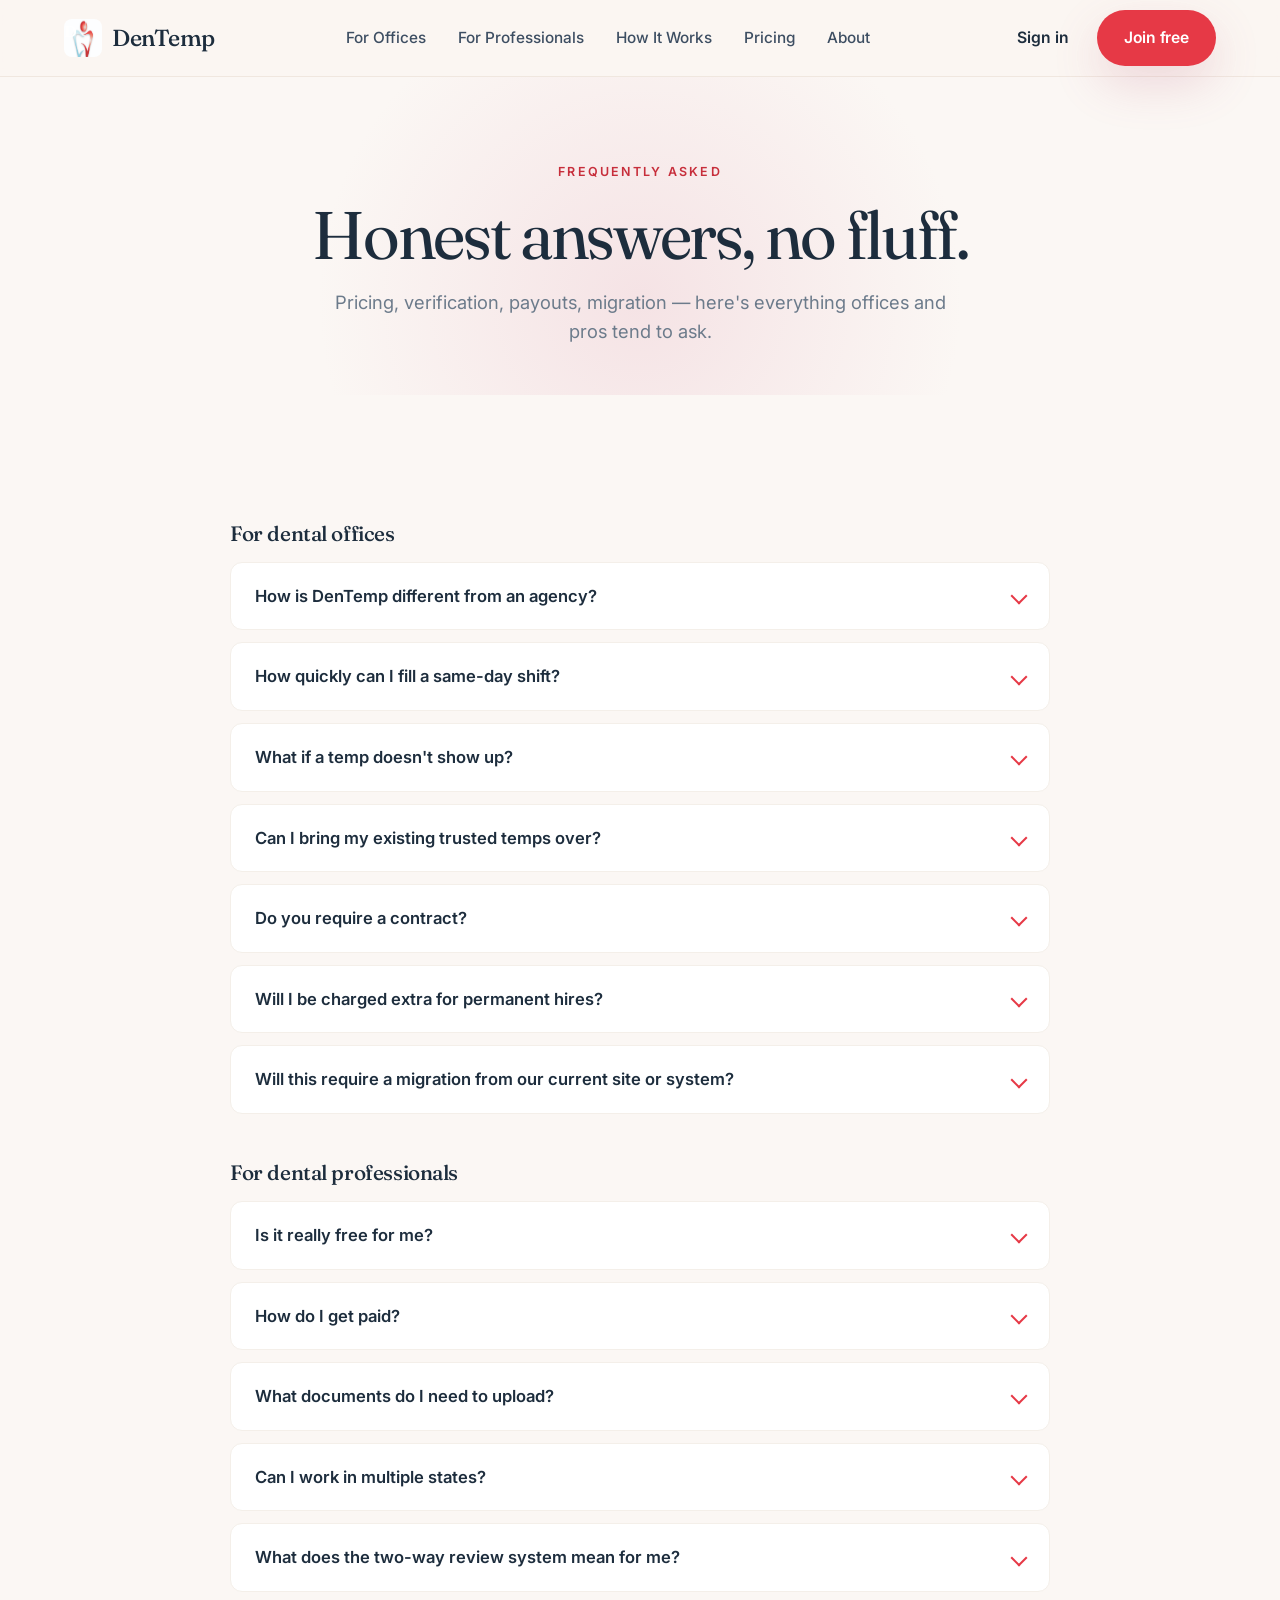
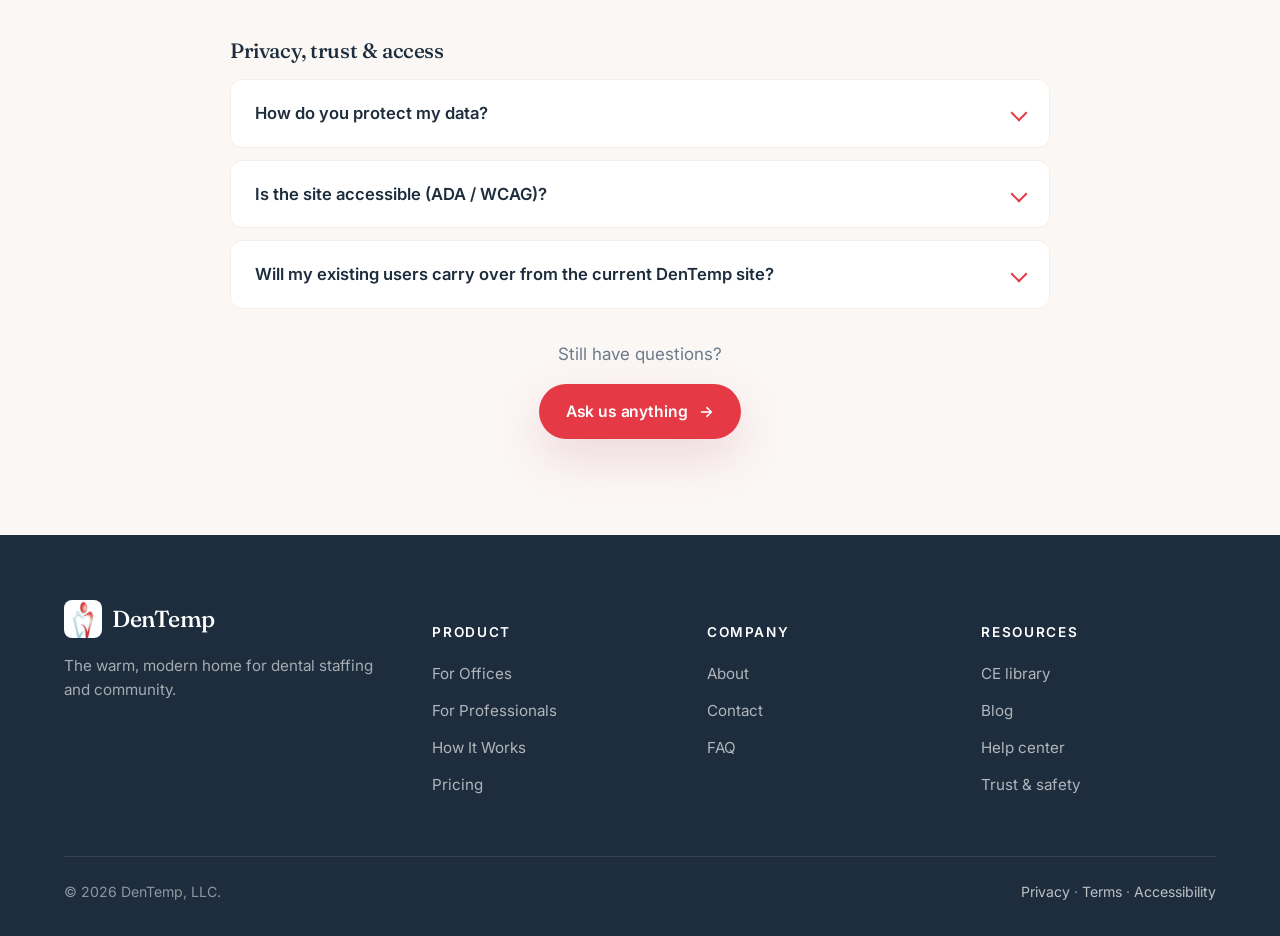
<file: faq.html>
<!doctype html>
<html lang="en">
<head>
  <meta charset="utf-8" />
  <meta name="viewport" content="width=device-width,initial-scale=1" />
  <title>DenTemp FAQ — Honest Answers About Dental Staffing</title>
  <meta name="description" content="Common questions about DenTemp: how it works, pricing, verification, payouts, migration, and what makes us different from traditional dental staffing agencies." />
  <link rel="canonical" href="https://www.den-temp.com/faq.html" />
  <link rel="preconnect" href="https://fonts.googleapis.com" />
  <link rel="preconnect" href="https://fonts.gstatic.com" crossorigin />
  <link href="https://fonts.googleapis.com/css2?family=Fraunces:ital,opsz,wght@0,9..144,400;0,9..144,500;1,9..144,400&family=Inter:wght@400;500;600;700&display=swap" rel="stylesheet" />
  <link rel="stylesheet" href="styles/main.css" />
  <script type="application/ld+json">
  {
    "@context": "https://schema.org",
    "@type": "FAQPage",
    "mainEntity": [
      {"@type":"Question","name":"How is DenTemp different from a traditional dental staffing agency?","acceptedAnswer":{"@type":"Answer","text":"DenTemp is a flat-rate membership platform. There are no placement fees, no per-hour cuts, and pros set their own rates."}},
      {"@type":"Question","name":"Is DenTemp really free for dental professionals?","acceptedAnswer":{"@type":"Answer","text":"Yes. Hygienists, assistants, and dentists join for free, set their own rate, and keep 100% of what they earn."}},
      {"@type":"Question","name":"How fast can a temp shift get filled on DenTemp?","acceptedAnswer":{"@type":"Answer","text":"Most same-day shifts receive a verified offer within 30–60 minutes."}},
      {"@type":"Question","name":"Can I migrate from a different dental staffing platform?","acceptedAnswer":{"@type":"Answer","text":"Yes. We import office profile, team list, and (with consent) existing professional relationships in a single onboarding call."}}
    ]
  }
  </script>
</head>
<body>
  <a href="#main" class="skip-link">Skip to main content</a>

  <header class="site-header" role="banner">
    <div class="container nav">
      <a href="index.html" class="brand"><span class="brand-mark" aria-hidden="true">D</span><span>DenTemp</span></a>
      <nav aria-label="Primary">
        <ul class="nav-links">
          <li><a href="for-offices.html">For Offices</a></li>
          <li><a href="for-professionals.html">For Professionals</a></li>
          <li><a href="how-it-works.html">How It Works</a></li>
          <li><a href="pricing.html">Pricing</a></li>
          <li><a href="about.html">About</a></li>
        </ul>
      </nav>
      <div class="nav-cta nav-cta-desktop">
        <a href="#" class="btn btn-ghost">Sign in</a>
        <a href="contact.html" class="btn btn-primary">Join free</a>
      </div>
      <button class="nav-toggle" aria-label="Open menu" aria-controls="mobile-nav" aria-expanded="false"><span aria-hidden="true"></span></button>
    </div>
    <div id="mobile-nav" class="nav-mobile">
      <ul>
        <li><a href="for-offices.html">For Offices</a></li>
        <li><a href="for-professionals.html">For Professionals</a></li>
        <li><a href="how-it-works.html">How It Works</a></li>
        <li><a href="pricing.html">Pricing</a></li>
        <li><a href="about.html">About</a></li>
        <li><a href="faq.html">FAQ</a></li>
        <li><a href="contact.html">Contact</a></li>
      </ul>
      <div class="nav-mobile-cta"><a href="#" class="btn btn-secondary">Sign in</a><a href="contact.html" class="btn btn-primary">Join free</a></div>
    </div>
  </header>

  <main id="main">
    <section class="page-hero">
      <div class="container">
        <span class="eyebrow">Frequently asked</span>
        <h1>Honest answers, no fluff.</h1>
        <p>Pricing, verification, payouts, migration — here's everything offices and pros tend to ask.</p>
      </div>
    </section>

    <section class="faq">
      <div class="container">
        <div class="faq-list">
          <h3 style="margin:32px 0 16px; font-family:var(--font-display); font-size:1.3rem;">For dental offices</h3>

          <details class="faq-item"><summary>How is DenTemp different from an agency?</summary><div class="a">No placement fees, no markups on pro rates, and pros are matched directly with you rather than routed through a recruiter. You pay one flat monthly membership for unlimited hiring.</div></details>
          <details class="faq-item"><summary>How quickly can I fill a same-day shift?</summary><div class="a">Average fill time across the platform is 47 minutes for posted same-day temp shifts. Scheduled shifts and permanent jobs typically attract qualified candidates within hours.</div></details>
          <details class="faq-item"><summary>What if a temp doesn't show up?</summary><div class="a">Reliability scores flag risky profiles before you confirm. If a no-show happens, our team helps you re-fill the shift immediately, and the pro's standing is impacted significantly.</div></details>
          <details class="faq-item"><summary>Can I bring my existing trusted temps over?</summary><div class="a">Yes — your onboarding specialist will help you invite them. They join free, and you can save them to your favorites list for one-tap re-booking.</div></details>
          <details class="faq-item"><summary>Do you require a contract?</summary><div class="a">Membership is month-to-month. No long-term contract. Cancel anytime from your dashboard.</div></details>
          <details class="faq-item"><summary>Will I be charged extra for permanent hires?</summary><div class="a">No. Whether you hire someone for one shift or as a permanent associate, your monthly membership is the only cost. We don't take a placement fee.</div></details>
          <details class="faq-item"><summary>Will this require a migration from our current site or system?</summary><div class="a">DenTemp lives alongside your existing practice software — no migration of patient data or PMS data is needed. We'll help you bring over team contacts, saved temps, and any open positions.</div></details>

          <h3 style="margin:48px 0 16px; font-family:var(--font-display); font-size:1.3rem;">For dental professionals</h3>

          <details class="faq-item"><summary>Is it really free for me?</summary><div class="a">Yes. Hygienists, assistants, and dentists join free. We take $0 from your pay. You set your rate; the office pays it.</div></details>
          <details class="faq-item"><summary>How do I get paid?</summary><div class="a">Direct deposit within 48 hours of a completed, confirmed shift. Tax forms are handled in-platform — 1099 at year end for most temp work.</div></details>
          <details class="faq-item"><summary>What documents do I need to upload?</summary><div class="a">Current license, BLS, X-ray cert (if applicable), and ID. Other certs (OSHA, EFDA, anesthesia) are optional but boost visibility.</div></details>
          <details class="faq-item"><summary>Can I work in multiple states?</summary><div class="a">Yes — upload a license for each state. We'll surface shifts in any state where you're verified.</div></details>
          <details class="faq-item"><summary>What does the two-way review system mean for me?</summary><div class="a">You review offices, and offices review you. You can see how an office treats temps before you accept. Great reviews make you more visible and more re-bookable.</div></details>

          <h3 style="margin:48px 0 16px; font-family:var(--font-display); font-size:1.3rem;">Privacy, trust &amp; access</h3>

          <details class="faq-item"><summary>How do you protect my data?</summary><div class="a">All data is encrypted in transit and at rest. We follow HIPAA-aware practices for any document storage, and we never sell your information to anyone.</div></details>
          <details class="faq-item"><summary>Is the site accessible (ADA / WCAG)?</summary><div class="a">Yes. DenTemp targets WCAG 2.2 AA: high color contrast, keyboard navigation, screen reader labels, focus indicators, and skip links throughout.</div></details>
          <details class="faq-item"><summary>Will my existing users carry over from the current DenTemp site?</summary><div class="a">Yes — every existing DenTemp account will migrate to the new platform automatically. Profiles, documents, and reviews come with you. We'll prompt for a quick refresh on signup.</div></details>
        </div>

        <div class="text-center mt-8">
          <p style="color:var(--ink-500);">Still have questions?</p>
          <a href="contact.html" class="btn btn-primary btn-arrow">Ask us anything</a>
        </div>
      </div>
    </section>
  </main>

  <footer class="site-footer">
    <div class="container">
      <div class="footer-grid">
        <div class="footer-about">
          <a href="index.html" class="brand"><span class="brand-mark" aria-hidden="true">D</span><span>DenTemp</span></a>
          <p>The warm, modern home for dental staffing and community.</p>
        </div>
        <div class="footer-col"><h5>Product</h5><ul><li><a href="for-offices.html">For Offices</a></li><li><a href="for-professionals.html">For Professionals</a></li><li><a href="how-it-works.html">How It Works</a></li><li><a href="pricing.html">Pricing</a></li></ul></div>
        <div class="footer-col"><h5>Company</h5><ul><li><a href="about.html">About</a></li><li><a href="contact.html">Contact</a></li><li><a href="faq.html">FAQ</a></li></ul></div>
        <div class="footer-col"><h5>Resources</h5><ul><li><a href="#">CE library</a></li><li><a href="#">Blog</a></li><li><a href="#">Help center</a></li><li><a href="#">Trust &amp; safety</a></li></ul></div>
      </div>
      <div class="footer-bottom"><span>© <span data-year>2026</span> DenTemp, LLC.</span><div><a href="#">Privacy</a> · <a href="#">Terms</a> · <a href="#">Accessibility</a></div></div>
    </div>
  </footer>
  <script src="scripts/main.js" defer></script>
</body>
</html>
</file>
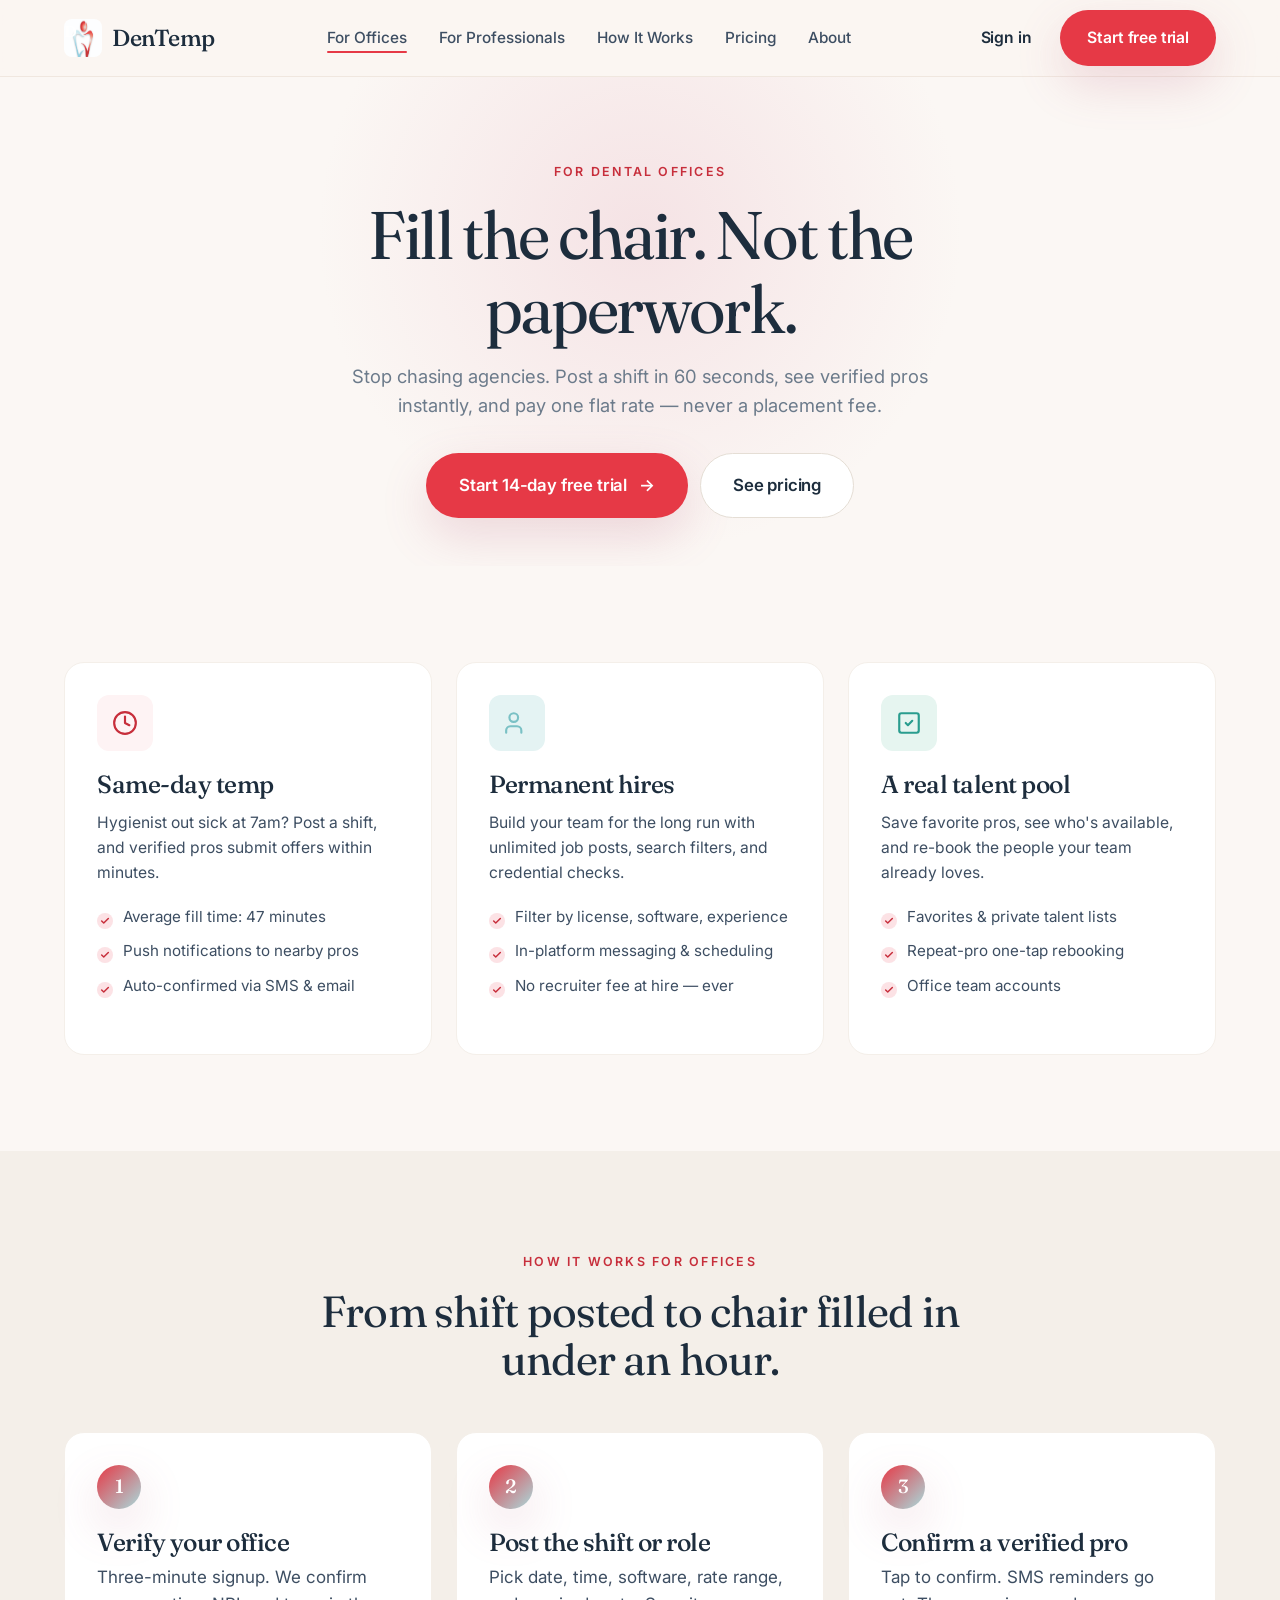
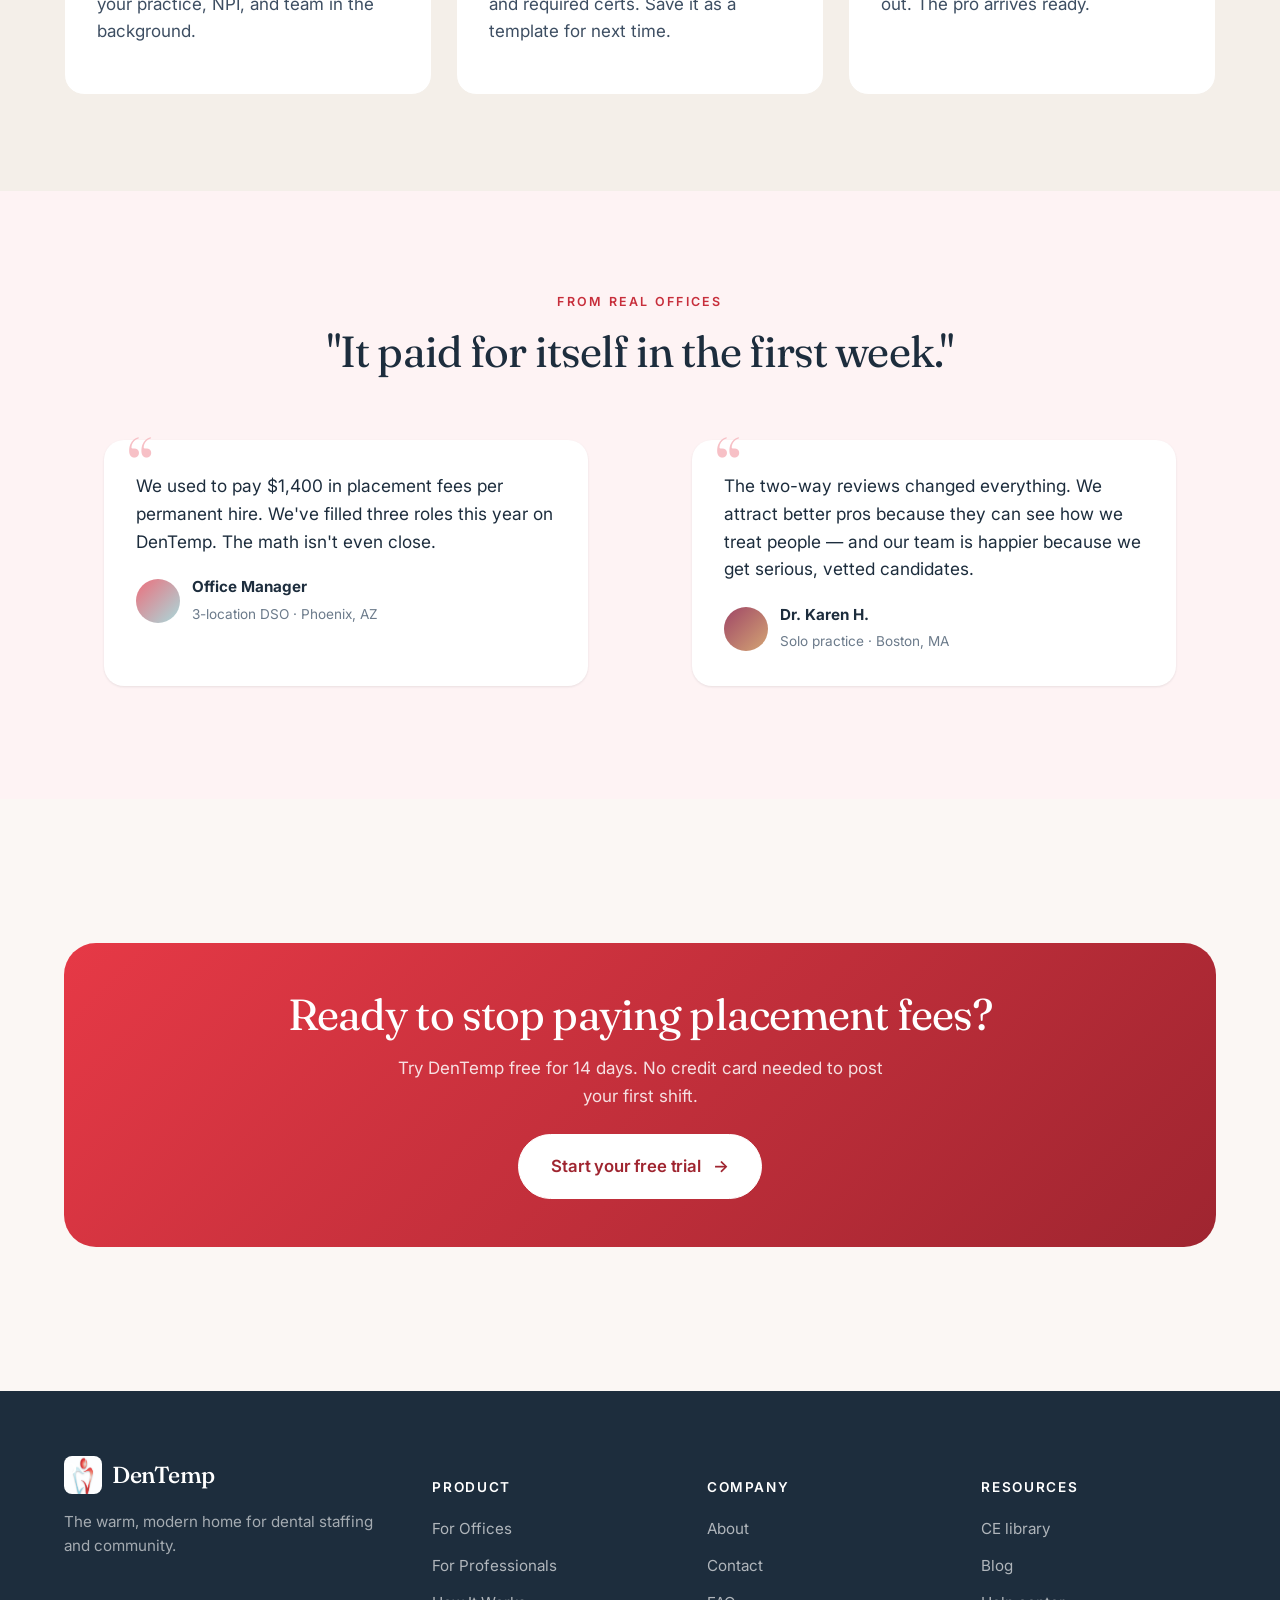
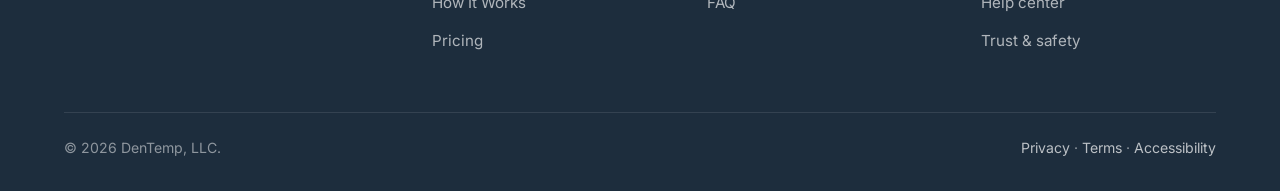
<file: for-offices.html>
<!doctype html>
<html lang="en">
<head>
  <meta charset="utf-8" />
  <meta name="viewport" content="width=device-width,initial-scale=1" />
  <title>For Dental Offices — Hire Faster | DenTemp</title>
  <meta name="description" content="Post temp shifts and permanent jobs in 60 seconds. Verified hygienists, assistants & dentists. No placement fees — just one flat-rate membership." />
  <link rel="canonical" href="https://www.den-temp.com/for-offices.html" />
  <link rel="preconnect" href="https://fonts.googleapis.com" />
  <link rel="preconnect" href="https://fonts.gstatic.com" crossorigin />
  <link href="https://fonts.googleapis.com/css2?family=Fraunces:ital,opsz,wght@0,9..144,400;0,9..144,500;1,9..144,400&family=Inter:wght@400;500;600;700&display=swap" rel="stylesheet" />
  <link rel="stylesheet" href="styles/main.css" />
</head>
<body>
  <a href="#main" class="skip-link">Skip to main content</a>

  <header class="site-header" role="banner">
    <div class="container nav">
      <a href="index.html" class="brand" aria-label="DenTemp home">
        <span class="brand-mark" aria-hidden="true">D</span><span>DenTemp</span>
      </a>
      <nav aria-label="Primary">
        <ul class="nav-links">
          <li><a href="for-offices.html" aria-current="page">For Offices</a></li>
          <li><a href="for-professionals.html">For Professionals</a></li>
          <li><a href="how-it-works.html">How It Works</a></li>
          <li><a href="pricing.html">Pricing</a></li>
          <li><a href="about.html">About</a></li>
        </ul>
      </nav>
      <div class="nav-cta nav-cta-desktop">
        <a href="#" class="btn btn-ghost">Sign in</a>
        <a href="contact.html" class="btn btn-primary">Start free trial</a>
      </div>
      <button class="nav-toggle" aria-label="Open menu" aria-controls="mobile-nav" aria-expanded="false"><span aria-hidden="true"></span></button>
    </div>
    <div id="mobile-nav" class="nav-mobile">
      <ul>
        <li><a href="for-offices.html">For Offices</a></li>
        <li><a href="for-professionals.html">For Professionals</a></li>
        <li><a href="how-it-works.html">How It Works</a></li>
        <li><a href="pricing.html">Pricing</a></li>
        <li><a href="about.html">About</a></li>
        <li><a href="faq.html">FAQ</a></li>
        <li><a href="contact.html">Contact</a></li>
      </ul>
      <div class="nav-mobile-cta">
        <a href="#" class="btn btn-secondary">Sign in</a>
        <a href="contact.html" class="btn btn-primary">Start free trial</a>
      </div>
    </div>
  </header>

  <main id="main">
    <section class="page-hero">
      <div class="container">
        <span class="eyebrow">For dental offices</span>
        <h1>Fill the chair. Not the paperwork.</h1>
        <p>Stop chasing agencies. Post a shift in 60 seconds, see verified pros instantly, and pay one flat rate — never a placement fee.</p>
        <div class="hero-ctas" style="justify-content:center; margin-top:32px;">
          <a href="contact.html" class="btn btn-primary btn-lg btn-arrow">Start 14-day free trial</a>
          <a href="pricing.html" class="btn btn-secondary btn-lg">See pricing</a>
        </div>
      </div>
    </section>

    <section id="temp">
      <div class="container">
        <div class="services-grid">
          <article class="service-card">
            <div class="service-icon" aria-hidden="true">
              <svg width="26" height="26" viewBox="0 0 24 24" fill="none" stroke="currentColor" stroke-width="2" stroke-linecap="round" stroke-linejoin="round"><circle cx="12" cy="12" r="10"/><polyline points="12 6 12 12 16 14"/></svg>
            </div>
            <h3>Same-day temp</h3>
            <p>Hygienist out sick at 7am? Post a shift, and verified pros submit offers within minutes.</p>
            <ul>
              <li>Average fill time: 47 minutes</li>
              <li>Push notifications to nearby pros</li>
              <li>Auto-confirmed via SMS &amp; email</li>
            </ul>
          </article>

          <article class="service-card" id="permanent">
            <div class="service-icon" aria-hidden="true">
              <svg width="26" height="26" viewBox="0 0 24 24" fill="none" stroke="currentColor" stroke-width="2" stroke-linecap="round" stroke-linejoin="round"><path d="M16 21v-2a4 4 0 0 0-4-4H6a4 4 0 0 0-4 4v2"/><circle cx="9" cy="7" r="4"/></svg>
            </div>
            <h3>Permanent hires</h3>
            <p>Build your team for the long run with unlimited job posts, search filters, and credential checks.</p>
            <ul>
              <li>Filter by license, software, experience</li>
              <li>In-platform messaging &amp; scheduling</li>
              <li>No recruiter fee at hire — ever</li>
            </ul>
          </article>

          <article class="service-card">
            <div class="service-icon" aria-hidden="true">
              <svg width="26" height="26" viewBox="0 0 24 24" fill="none" stroke="currentColor" stroke-width="2" stroke-linecap="round" stroke-linejoin="round"><rect x="3" y="3" width="18" height="18" rx="2"/><path d="M9 12l2 2 4-4"/></svg>
            </div>
            <h3>A real talent pool</h3>
            <p>Save favorite pros, see who's available, and re-book the people your team already loves.</p>
            <ul>
              <li>Favorites &amp; private talent lists</li>
              <li>Repeat-pro one-tap rebooking</li>
              <li>Office team accounts</li>
            </ul>
          </article>
        </div>
      </div>
    </section>

    <section class="how">
      <div class="container">
        <div class="section-head">
          <span class="eyebrow">How it works for offices</span>
          <h2>From shift posted to chair filled in under an hour.</h2>
        </div>
        <div class="steps">
          <div class="step"><div class="step-num">1</div><h3>Verify your office</h3><p>Three-minute signup. We confirm your practice, NPI, and team in the background.</p></div>
          <div class="step"><div class="step-num">2</div><h3>Post the shift or role</h3><p>Pick date, time, software, rate range, and required certs. Save it as a template for next time.</p></div>
          <div class="step"><div class="step-num">3</div><h3>Confirm a verified pro</h3><p>Tap to confirm. SMS reminders go out. The pro arrives ready.</p></div>
        </div>
      </div>
    </section>

    <section class="testimonials">
      <div class="container">
        <div class="section-head">
          <span class="eyebrow">From real offices</span>
          <h2>"It paid for itself in the first week."</h2>
        </div>
        <div class="testimonials-grid">
          <figure class="quote">
            <blockquote>We used to pay $1,400 in placement fees per permanent hire. We've filled three roles this year on DenTemp. The math isn't even close.</blockquote>
            <figcaption class="quote-author"><div class="av" aria-hidden="true"></div><div><strong>Office Manager</strong><span>3-location DSO · Phoenix, AZ</span></div></figcaption>
          </figure>
          <figure class="quote">
            <blockquote>The two-way reviews changed everything. We attract better pros because they can see how we treat people — and our team is happier because we get serious, vetted candidates.</blockquote>
            <figcaption class="quote-author"><div class="av" aria-hidden="true" style="background:linear-gradient(135deg,#9F4666,#D4A574);"></div><div><strong>Dr. Karen H.</strong><span>Solo practice · Boston, MA</span></div></figcaption>
          </figure>
        </div>
      </div>
    </section>

    <section>
      <div class="container">
        <div class="cta-strip">
          <h2>Ready to stop paying placement fees?</h2>
          <p>Try DenTemp free for 14 days. No credit card needed to post your first shift.</p>
          <a href="contact.html" class="btn btn-secondary btn-lg btn-arrow">Start your free trial</a>
        </div>
      </div>
    </section>
  </main>

  <footer class="site-footer">
    <div class="container">
      <div class="footer-grid">
        <div class="footer-about">
          <a href="index.html" class="brand"><span class="brand-mark" aria-hidden="true">D</span><span>DenTemp</span></a>
          <p>The warm, modern home for dental staffing and community.</p>
        </div>
        <div class="footer-col"><h5>Product</h5><ul><li><a href="for-offices.html">For Offices</a></li><li><a href="for-professionals.html">For Professionals</a></li><li><a href="how-it-works.html">How It Works</a></li><li><a href="pricing.html">Pricing</a></li></ul></div>
        <div class="footer-col"><h5>Company</h5><ul><li><a href="about.html">About</a></li><li><a href="contact.html">Contact</a></li><li><a href="faq.html">FAQ</a></li></ul></div>
        <div class="footer-col"><h5>Resources</h5><ul><li><a href="#">CE library</a></li><li><a href="#">Blog</a></li><li><a href="#">Help center</a></li><li><a href="#">Trust &amp; safety</a></li></ul></div>
      </div>
      <div class="footer-bottom"><span>© <span data-year>2026</span> DenTemp, LLC.</span><div><a href="#">Privacy</a> · <a href="#">Terms</a> · <a href="#">Accessibility</a></div></div>
    </div>
  </footer>
  <script src="scripts/main.js" defer></script>
</body>
</html>
</file>
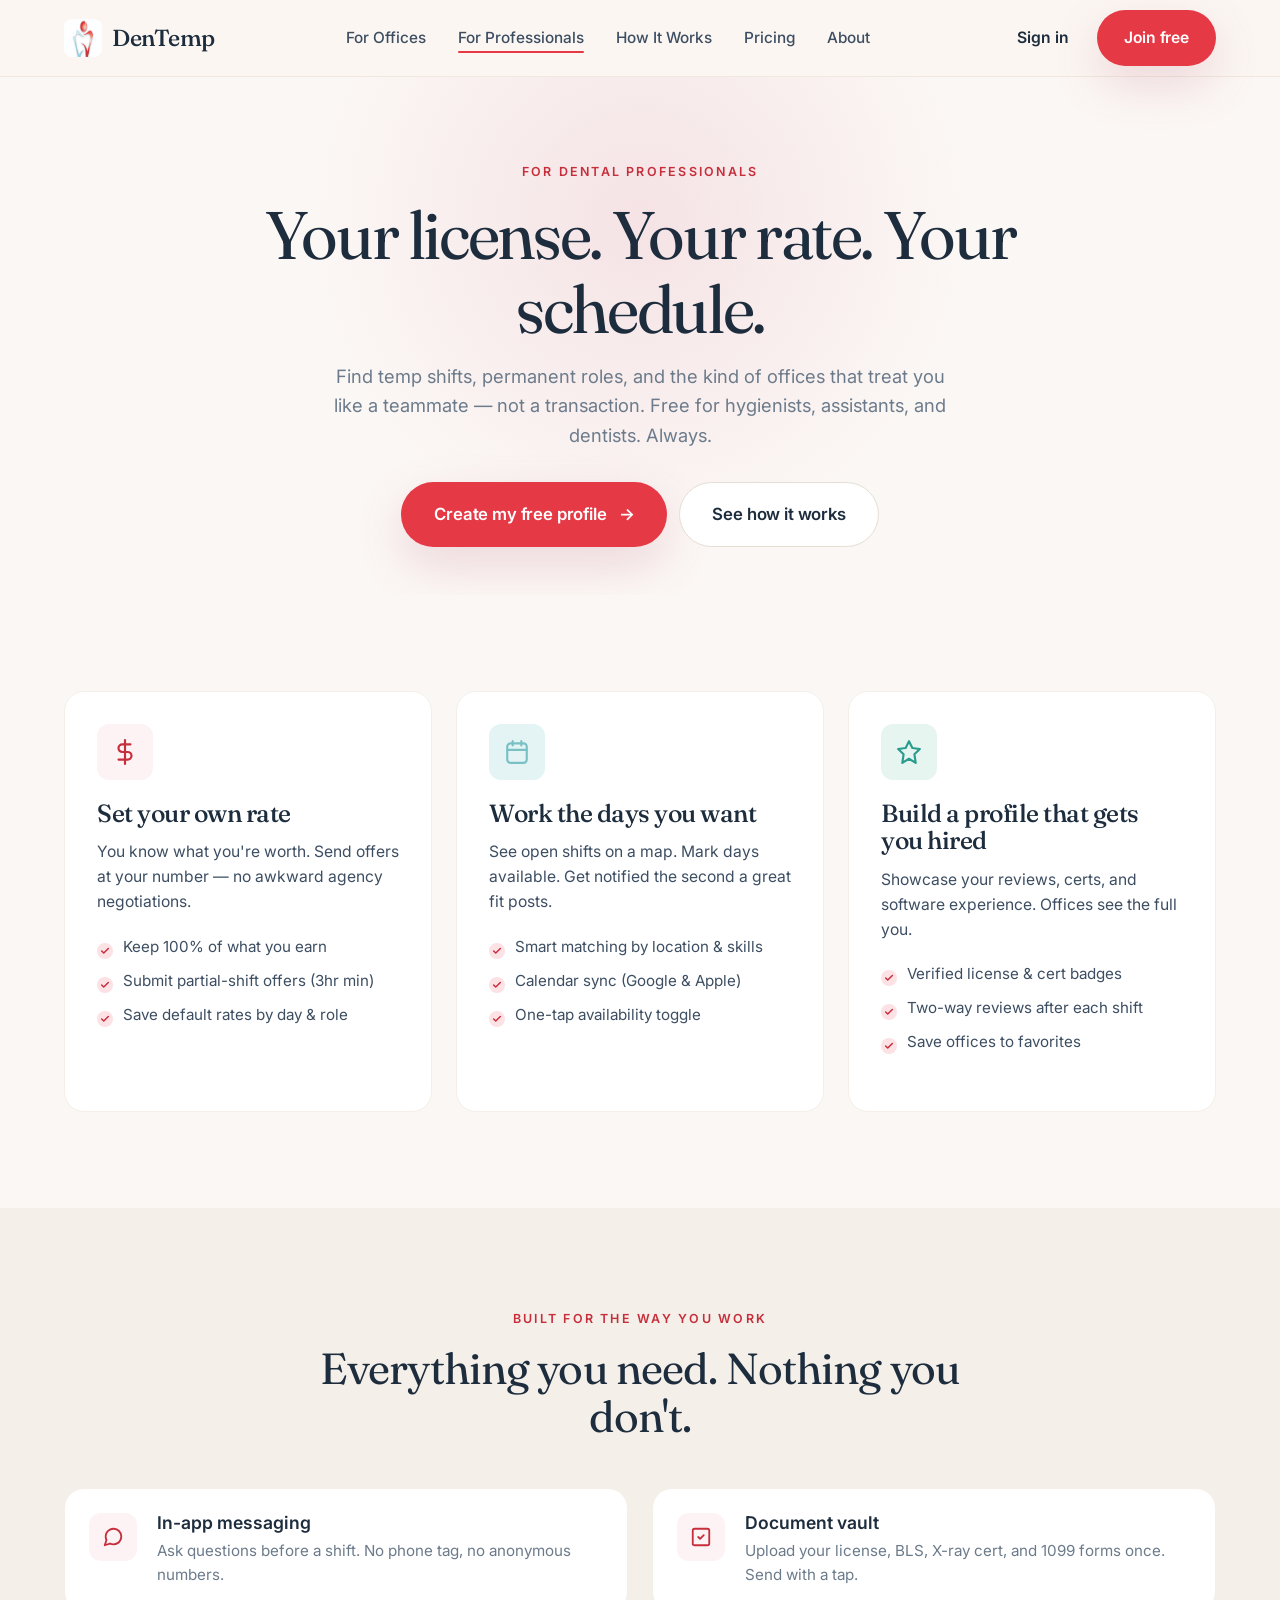
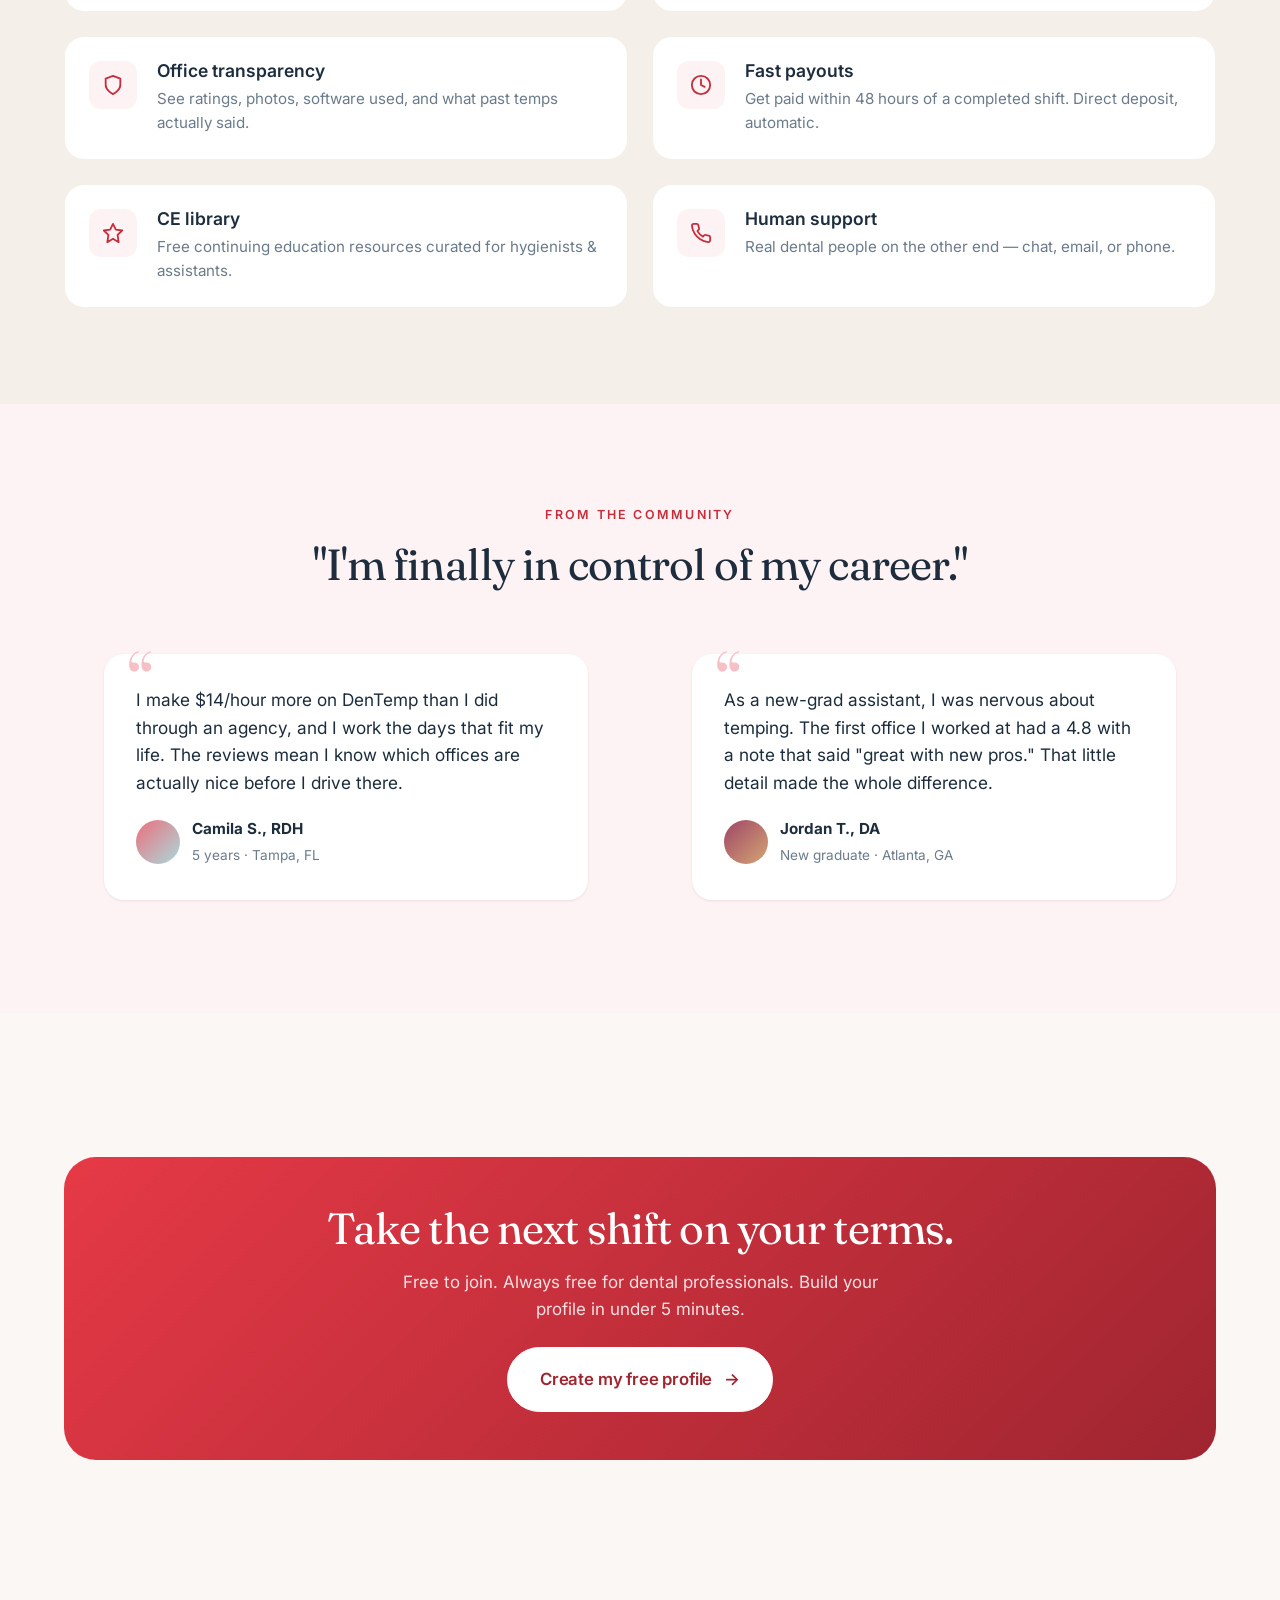
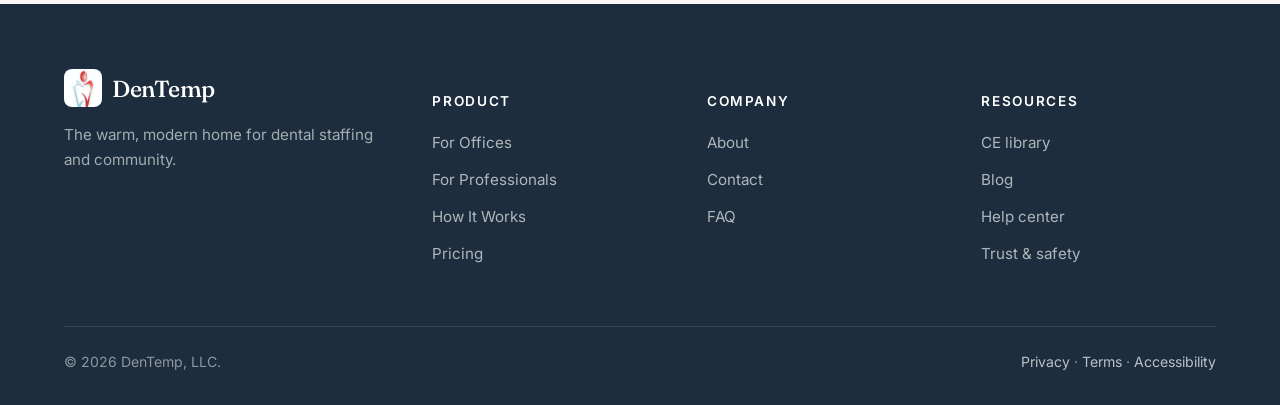
<file: for-professionals.html>
<!doctype html>
<html lang="en">
<head>
  <meta charset="utf-8" />
  <meta name="viewport" content="width=device-width,initial-scale=1" />
  <title>For Dental Pros — Work Your Way | DenTemp</title>
  <meta name="description" content="Hygienists, assistants, and dentists: set your rate, choose your days, and find dental offices that respect your time. Free to join — keep 100% of what you earn." />
  <link rel="canonical" href="https://www.den-temp.com/for-professionals.html" />
  <link rel="preconnect" href="https://fonts.googleapis.com" />
  <link rel="preconnect" href="https://fonts.gstatic.com" crossorigin />
  <link href="https://fonts.googleapis.com/css2?family=Fraunces:ital,opsz,wght@0,9..144,400;0,9..144,500;1,9..144,400&family=Inter:wght@400;500;600;700&display=swap" rel="stylesheet" />
  <link rel="stylesheet" href="styles/main.css" />
</head>
<body>
  <a href="#main" class="skip-link">Skip to main content</a>

  <header class="site-header" role="banner">
    <div class="container nav">
      <a href="index.html" class="brand" aria-label="DenTemp home"><span class="brand-mark" aria-hidden="true">D</span><span>DenTemp</span></a>
      <nav aria-label="Primary">
        <ul class="nav-links">
          <li><a href="for-offices.html">For Offices</a></li>
          <li><a href="for-professionals.html" aria-current="page">For Professionals</a></li>
          <li><a href="how-it-works.html">How It Works</a></li>
          <li><a href="pricing.html">Pricing</a></li>
          <li><a href="about.html">About</a></li>
        </ul>
      </nav>
      <div class="nav-cta nav-cta-desktop">
        <a href="#" class="btn btn-ghost">Sign in</a>
        <a href="contact.html" class="btn btn-primary">Join free</a>
      </div>
      <button class="nav-toggle" aria-label="Open menu" aria-controls="mobile-nav" aria-expanded="false"><span aria-hidden="true"></span></button>
    </div>
    <div id="mobile-nav" class="nav-mobile">
      <ul>
        <li><a href="for-offices.html">For Offices</a></li>
        <li><a href="for-professionals.html">For Professionals</a></li>
        <li><a href="how-it-works.html">How It Works</a></li>
        <li><a href="pricing.html">Pricing</a></li>
        <li><a href="about.html">About</a></li>
        <li><a href="faq.html">FAQ</a></li>
        <li><a href="contact.html">Contact</a></li>
      </ul>
      <div class="nav-mobile-cta">
        <a href="#" class="btn btn-secondary">Sign in</a>
        <a href="contact.html" class="btn btn-primary">Join free</a>
      </div>
    </div>
  </header>

  <main id="main">
    <section class="page-hero">
      <div class="container">
        <span class="eyebrow">For dental professionals</span>
        <h1>Your license. Your rate. Your schedule.</h1>
        <p>Find temp shifts, permanent roles, and the kind of offices that treat you like a teammate — not a transaction. Free for hygienists, assistants, and dentists. Always.</p>
        <div class="hero-ctas" style="justify-content:center; margin-top:32px;">
          <a href="contact.html" class="btn btn-primary btn-lg btn-arrow">Create my free profile</a>
          <a href="how-it-works.html" class="btn btn-secondary btn-lg">See how it works</a>
        </div>
      </div>
    </section>

    <section>
      <div class="container">
        <div class="services-grid">
          <article class="service-card">
            <div class="service-icon" aria-hidden="true">
              <svg width="26" height="26" viewBox="0 0 24 24" fill="none" stroke="currentColor" stroke-width="2" stroke-linecap="round" stroke-linejoin="round"><path d="M12 1v22M17 5H9.5a3.5 3.5 0 0 0 0 7h5a3.5 3.5 0 0 1 0 7H6"/></svg>
            </div>
            <h3>Set your own rate</h3>
            <p>You know what you're worth. Send offers at your number — no awkward agency negotiations.</p>
            <ul>
              <li>Keep 100% of what you earn</li>
              <li>Submit partial-shift offers (3hr min)</li>
              <li>Save default rates by day &amp; role</li>
            </ul>
          </article>

          <article class="service-card">
            <div class="service-icon" aria-hidden="true">
              <svg width="26" height="26" viewBox="0 0 24 24" fill="none" stroke="currentColor" stroke-width="2" stroke-linecap="round" stroke-linejoin="round"><rect x="3" y="4" width="18" height="18" rx="3"/><path d="M16 2v4M8 2v4M3 10h18"/></svg>
            </div>
            <h3>Work the days you want</h3>
            <p>See open shifts on a map. Mark days available. Get notified the second a great fit posts.</p>
            <ul>
              <li>Smart matching by location &amp; skills</li>
              <li>Calendar sync (Google &amp; Apple)</li>
              <li>One-tap availability toggle</li>
            </ul>
          </article>

          <article class="service-card">
            <div class="service-icon" aria-hidden="true">
              <svg width="26" height="26" viewBox="0 0 24 24" fill="none" stroke="currentColor" stroke-width="2" stroke-linecap="round" stroke-linejoin="round"><path d="M12 2l3.09 6.26L22 9.27l-5 4.87L18.18 22 12 18.27 5.82 22 7 14.14 2 9.27l6.91-1.01L12 2z"/></svg>
            </div>
            <h3>Build a profile that gets you hired</h3>
            <p>Showcase your reviews, certs, and software experience. Offices see the full you.</p>
            <ul>
              <li>Verified license &amp; cert badges</li>
              <li>Two-way reviews after each shift</li>
              <li>Save offices to favorites</li>
            </ul>
          </article>
        </div>
      </div>
    </section>

    <section class="how">
      <div class="container">
        <div class="section-head">
          <span class="eyebrow">Built for the way you work</span>
          <h2>Everything you need. Nothing you don't.</h2>
        </div>
        <div class="features-grid">
          <div class="feature"><div class="feature-ico"><svg width="22" height="22" viewBox="0 0 24 24" fill="none" stroke="currentColor" stroke-width="2" stroke-linecap="round" stroke-linejoin="round"><path d="M21 11.5a8.38 8.38 0 0 1-.9 3.8 8.5 8.5 0 0 1-7.6 4.7 8.38 8.38 0 0 1-3.8-.9L3 21l1.9-5.7a8.38 8.38 0 0 1-.9-3.8 8.5 8.5 0 0 1 4.7-7.6 8.38 8.38 0 0 1 3.8-.9h.5a8.48 8.48 0 0 1 8 8v.5z"/></svg></div><div><h4>In-app messaging</h4><p>Ask questions before a shift. No phone tag, no anonymous numbers.</p></div></div>
          <div class="feature"><div class="feature-ico"><svg width="22" height="22" viewBox="0 0 24 24" fill="none" stroke="currentColor" stroke-width="2" stroke-linecap="round" stroke-linejoin="round"><rect x="3" y="3" width="18" height="18" rx="2"/><path d="M9 12l2 2 4-4"/></svg></div><div><h4>Document vault</h4><p>Upload your license, BLS, X-ray cert, and 1099 forms once. Send with a tap.</p></div></div>
          <div class="feature"><div class="feature-ico"><svg width="22" height="22" viewBox="0 0 24 24" fill="none" stroke="currentColor" stroke-width="2" stroke-linecap="round" stroke-linejoin="round"><path d="M12 22s8-4 8-10V5l-8-3-8 3v7c0 6 8 10 8 10z"/></svg></div><div><h4>Office transparency</h4><p>See ratings, photos, software used, and what past temps actually said.</p></div></div>
          <div class="feature"><div class="feature-ico"><svg width="22" height="22" viewBox="0 0 24 24" fill="none" stroke="currentColor" stroke-width="2" stroke-linecap="round" stroke-linejoin="round"><circle cx="12" cy="12" r="10"/><polyline points="12 6 12 12 16 14"/></svg></div><div><h4>Fast payouts</h4><p>Get paid within 48 hours of a completed shift. Direct deposit, automatic.</p></div></div>
          <div class="feature"><div class="feature-ico"><svg width="22" height="22" viewBox="0 0 24 24" fill="none" stroke="currentColor" stroke-width="2" stroke-linecap="round" stroke-linejoin="round"><path d="M12 2l3.09 6.26L22 9.27l-5 4.87L18.18 22 12 18.27 5.82 22 7 14.14 2 9.27l6.91-1.01L12 2z"/></svg></div><div><h4>CE library</h4><p>Free continuing education resources curated for hygienists &amp; assistants.</p></div></div>
          <div class="feature"><div class="feature-ico"><svg width="22" height="22" viewBox="0 0 24 24" fill="none" stroke="currentColor" stroke-width="2" stroke-linecap="round" stroke-linejoin="round"><path d="M22 16.92v3a2 2 0 0 1-2.18 2 19.79 19.79 0 0 1-8.63-3.07 19.5 19.5 0 0 1-6-6 19.79 19.79 0 0 1-3.07-8.67A2 2 0 0 1 4.11 2h3a2 2 0 0 1 2 1.72c.127.96.361 1.903.7 2.81a2 2 0 0 1-.45 2.11L8.09 9.91a16 16 0 0 0 6 6l1.27-1.27a2 2 0 0 1 2.11-.45c.907.339 1.85.573 2.81.7A2 2 0 0 1 22 16.92z"/></svg></div><div><h4>Human support</h4><p>Real dental people on the other end — chat, email, or phone.</p></div></div>
        </div>
      </div>
    </section>

    <section class="testimonials">
      <div class="container">
        <div class="section-head">
          <span class="eyebrow">From the community</span>
          <h2>"I'm finally in control of my career."</h2>
        </div>
        <div class="testimonials-grid">
          <figure class="quote">
            <blockquote>I make $14/hour more on DenTemp than I did through an agency, and I work the days that fit my life. The reviews mean I know which offices are actually nice before I drive there.</blockquote>
            <figcaption class="quote-author"><div class="av" aria-hidden="true"></div><div><strong>Camila S., RDH</strong><span>5 years · Tampa, FL</span></div></figcaption>
          </figure>
          <figure class="quote">
            <blockquote>As a new-grad assistant, I was nervous about temping. The first office I worked at had a 4.8 with a note that said "great with new pros." That little detail made the whole difference.</blockquote>
            <figcaption class="quote-author"><div class="av" aria-hidden="true" style="background:linear-gradient(135deg,#9F4666,#D4A574);"></div><div><strong>Jordan T., DA</strong><span>New graduate · Atlanta, GA</span></div></figcaption>
          </figure>
        </div>
      </div>
    </section>

    <section>
      <div class="container">
        <div class="cta-strip">
          <h2>Take the next shift on your terms.</h2>
          <p>Free to join. Always free for dental professionals. Build your profile in under 5 minutes.</p>
          <a href="contact.html" class="btn btn-secondary btn-lg btn-arrow">Create my free profile</a>
        </div>
      </div>
    </section>
  </main>

  <footer class="site-footer">
    <div class="container">
      <div class="footer-grid">
        <div class="footer-about">
          <a href="index.html" class="brand"><span class="brand-mark" aria-hidden="true">D</span><span>DenTemp</span></a>
          <p>The warm, modern home for dental staffing and community.</p>
        </div>
        <div class="footer-col"><h5>Product</h5><ul><li><a href="for-offices.html">For Offices</a></li><li><a href="for-professionals.html">For Professionals</a></li><li><a href="how-it-works.html">How It Works</a></li><li><a href="pricing.html">Pricing</a></li></ul></div>
        <div class="footer-col"><h5>Company</h5><ul><li><a href="about.html">About</a></li><li><a href="contact.html">Contact</a></li><li><a href="faq.html">FAQ</a></li></ul></div>
        <div class="footer-col"><h5>Resources</h5><ul><li><a href="#">CE library</a></li><li><a href="#">Blog</a></li><li><a href="#">Help center</a></li><li><a href="#">Trust &amp; safety</a></li></ul></div>
      </div>
      <div class="footer-bottom"><span>© <span data-year>2026</span> DenTemp, LLC.</span><div><a href="#">Privacy</a> · <a href="#">Terms</a> · <a href="#">Accessibility</a></div></div>
    </div>
  </footer>
  <script src="scripts/main.js" defer></script>
</body>
</html>
</file>
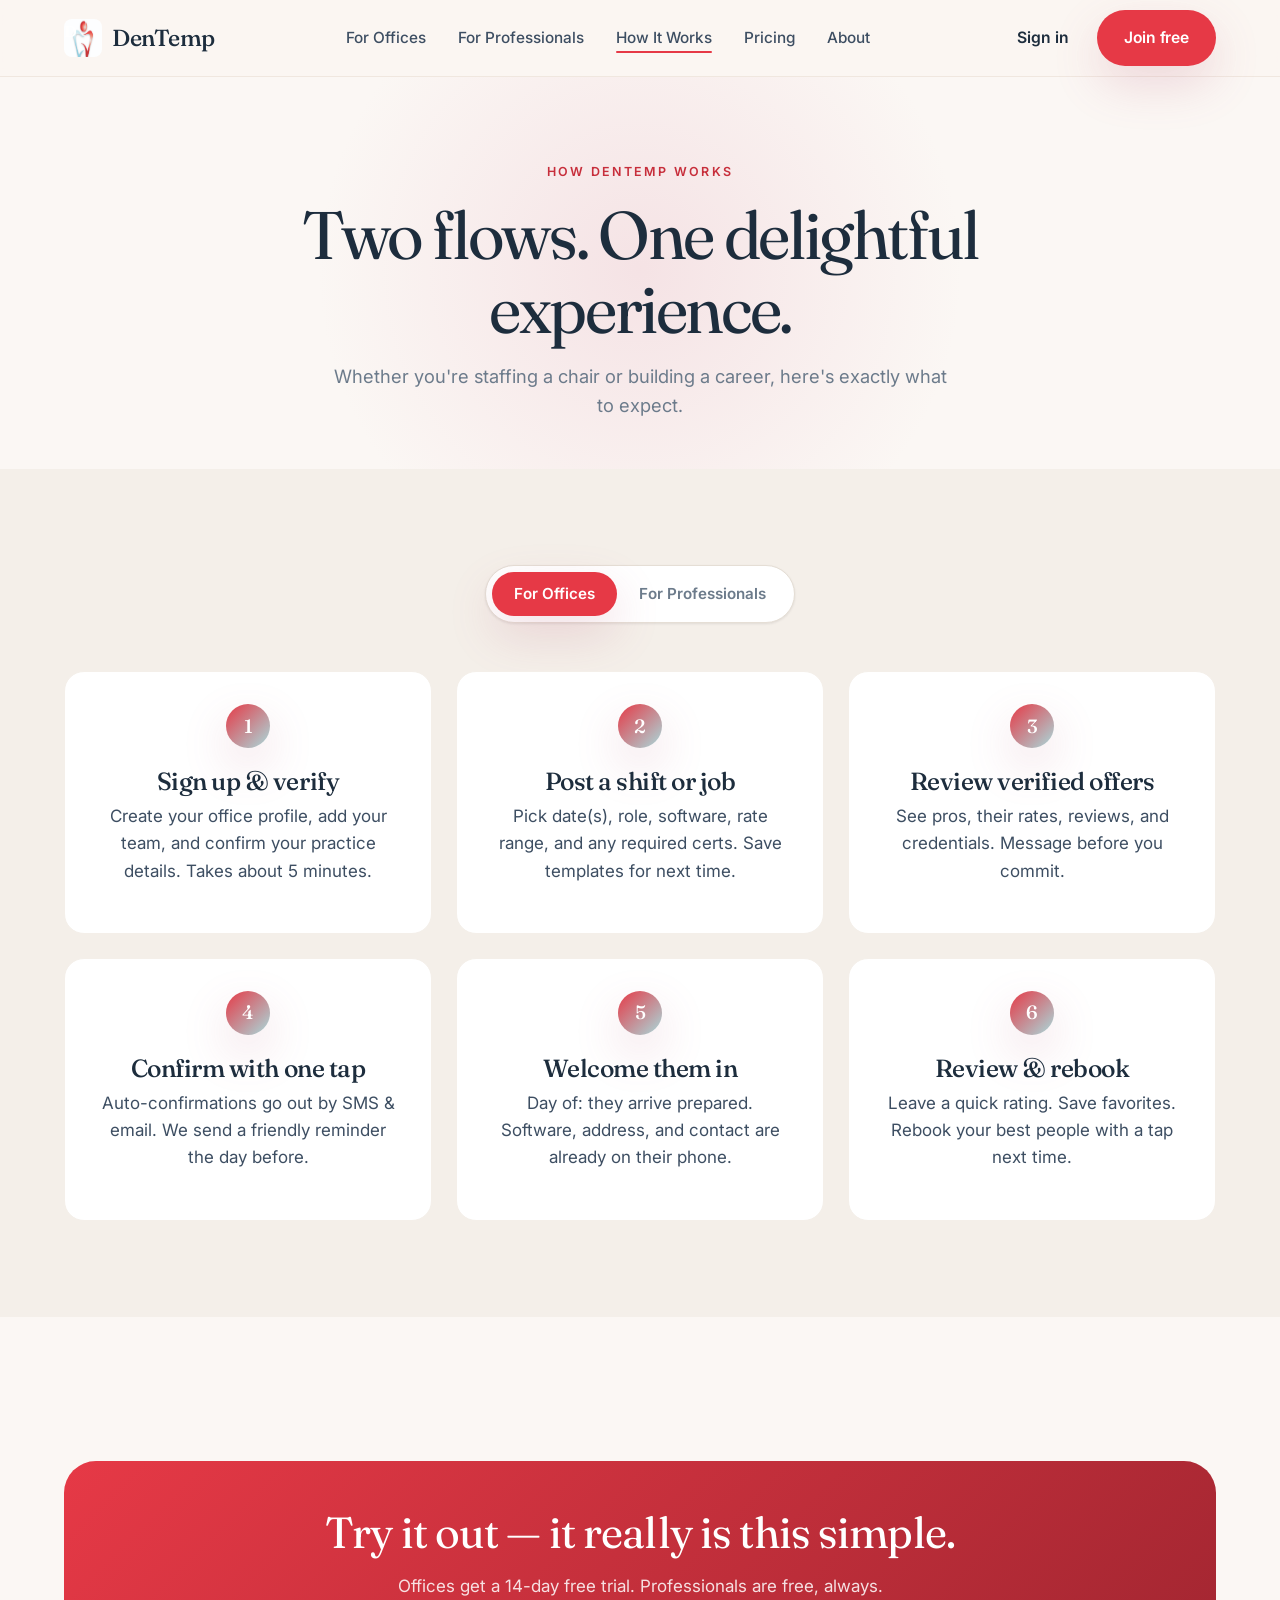
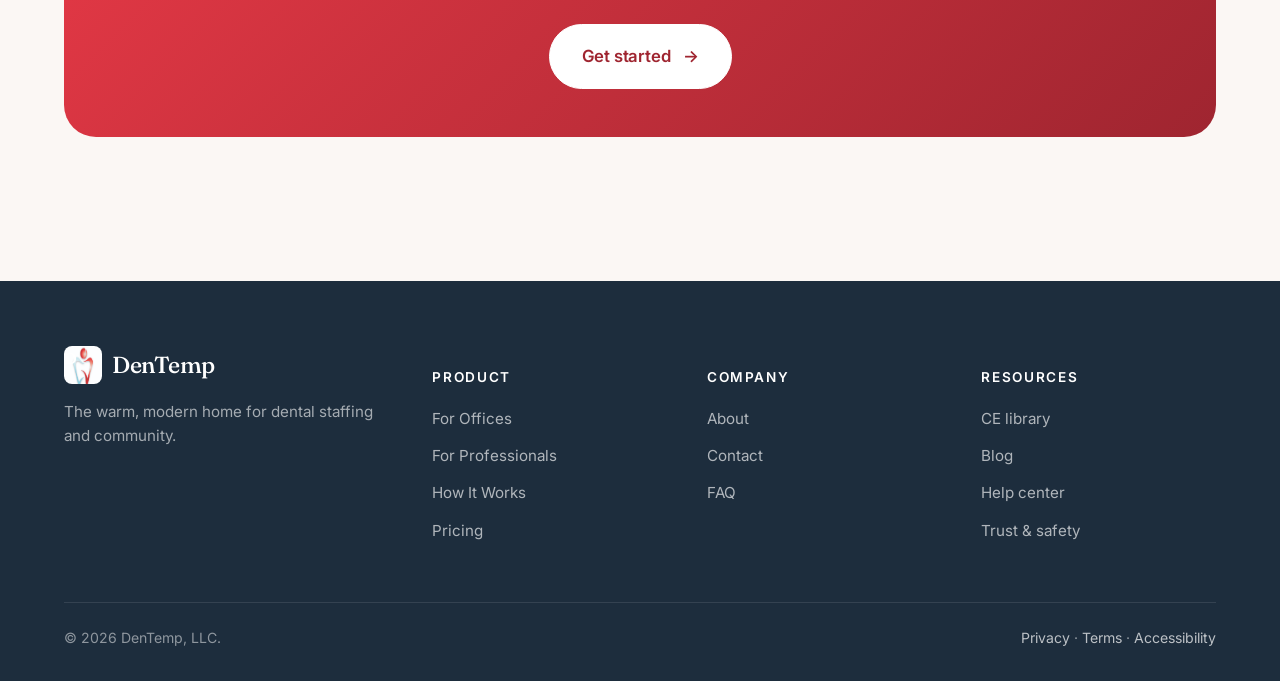
<file: how-it-works.html>
<!doctype html>
<html lang="en">
<head>
  <meta charset="utf-8" />
  <meta name="viewport" content="width=device-width,initial-scale=1" />
  <title>How DenTemp Works — From Signup to First Shift</title>
  <meta name="description" content="A quick tour of how DenTemp works for dental offices and professionals. Sign up, post or match, and fill chairs or shifts in under an hour." />
  <link rel="canonical" href="https://www.den-temp.com/how-it-works.html" />
  <link rel="preconnect" href="https://fonts.googleapis.com" />
  <link rel="preconnect" href="https://fonts.gstatic.com" crossorigin />
  <link href="https://fonts.googleapis.com/css2?family=Fraunces:ital,opsz,wght@0,9..144,400;0,9..144,500;1,9..144,400&family=Inter:wght@400;500;600;700&display=swap" rel="stylesheet" />
  <link rel="stylesheet" href="styles/main.css" />
</head>
<body>
  <a href="#main" class="skip-link">Skip to main content</a>

  <header class="site-header" role="banner">
    <div class="container nav">
      <a href="index.html" class="brand"><span class="brand-mark" aria-hidden="true">D</span><span>DenTemp</span></a>
      <nav aria-label="Primary">
        <ul class="nav-links">
          <li><a href="for-offices.html">For Offices</a></li>
          <li><a href="for-professionals.html">For Professionals</a></li>
          <li><a href="how-it-works.html" aria-current="page">How It Works</a></li>
          <li><a href="pricing.html">Pricing</a></li>
          <li><a href="about.html">About</a></li>
        </ul>
      </nav>
      <div class="nav-cta nav-cta-desktop">
        <a href="#" class="btn btn-ghost">Sign in</a>
        <a href="contact.html" class="btn btn-primary">Join free</a>
      </div>
      <button class="nav-toggle" aria-label="Open menu" aria-controls="mobile-nav" aria-expanded="false"><span aria-hidden="true"></span></button>
    </div>
    <div id="mobile-nav" class="nav-mobile">
      <ul>
        <li><a href="for-offices.html">For Offices</a></li>
        <li><a href="for-professionals.html">For Professionals</a></li>
        <li><a href="how-it-works.html">How It Works</a></li>
        <li><a href="pricing.html">Pricing</a></li>
        <li><a href="about.html">About</a></li>
        <li><a href="faq.html">FAQ</a></li>
        <li><a href="contact.html">Contact</a></li>
      </ul>
      <div class="nav-mobile-cta"><a href="#" class="btn btn-secondary">Sign in</a><a href="contact.html" class="btn btn-primary">Join free</a></div>
    </div>
  </header>

  <main id="main">
    <section class="page-hero">
      <div class="container">
        <span class="eyebrow">How DenTemp works</span>
        <h1>Two flows. One delightful experience.</h1>
        <p>Whether you're staffing a chair or building a career, here's exactly what to expect.</p>
      </div>
    </section>

    <section class="how">
      <div class="container">
        <div class="tabs-wrap" data-tabs>
          <div class="tabs" role="tablist">
            <button role="tab" aria-selected="true" aria-controls="p-office" id="t-office">For Offices</button>
            <button role="tab" aria-selected="false" aria-controls="p-pro" id="t-pro">For Professionals</button>
          </div>

          <div id="p-office" role="tabpanel" aria-labelledby="t-office" class="tab-panel active">
            <div class="steps">
              <div class="step"><div class="step-num">1</div><h3>Sign up &amp; verify</h3><p>Create your office profile, add your team, and confirm your practice details. Takes about 5 minutes.</p></div>
              <div class="step"><div class="step-num">2</div><h3>Post a shift or job</h3><p>Pick date(s), role, software, rate range, and any required certs. Save templates for next time.</p></div>
              <div class="step"><div class="step-num">3</div><h3>Review verified offers</h3><p>See pros, their rates, reviews, and credentials. Message before you commit.</p></div>
              <div class="step"><div class="step-num">4</div><h3>Confirm with one tap</h3><p>Auto-confirmations go out by SMS &amp; email. We send a friendly reminder the day before.</p></div>
              <div class="step"><div class="step-num">5</div><h3>Welcome them in</h3><p>Day of: they arrive prepared. Software, address, and contact are already on their phone.</p></div>
              <div class="step"><div class="step-num">6</div><h3>Review &amp; rebook</h3><p>Leave a quick rating. Save favorites. Rebook your best people with a tap next time.</p></div>
            </div>
          </div>

          <div id="p-pro" role="tabpanel" aria-labelledby="t-pro" class="tab-panel">
            <div class="steps">
              <div class="step"><div class="step-num">1</div><h3>Build your profile</h3><p>Upload your license, certs, photo, and bio. We verify in the background, usually same-day.</p></div>
              <div class="step"><div class="step-num">2</div><h3>Set your defaults</h3><p>Default rate, preferred days, max travel distance, software you know. Edit anytime.</p></div>
              <div class="step"><div class="step-num">3</div><h3>Browse open shifts</h3><p>See matches on a map. Filter by role, rate, software, or office rating.</p></div>
              <div class="step"><div class="step-num">4</div><h3>Send an offer</h3><p>Offer at the rate you want — or just accept the posted one. Message the office first if you like.</p></div>
              <div class="step"><div class="step-num">5</div><h3>Show up prepared</h3><p>Your phone has the address, parking, software, and contact ready to go.</p></div>
              <div class="step"><div class="step-num">6</div><h3>Get paid &amp; reviewed</h3><p>Direct deposit within 48 hours. Earn reviews. Save your favorite offices to rebook with.</p></div>
            </div>
          </div>
        </div>
      </div>
    </section>

    <section>
      <div class="container">
        <div class="cta-strip">
          <h2>Try it out — it really is this simple.</h2>
          <p>Offices get a 14-day free trial. Professionals are free, always.</p>
          <a href="contact.html" class="btn btn-secondary btn-lg btn-arrow">Get started</a>
        </div>
      </div>
    </section>
  </main>

  <footer class="site-footer">
    <div class="container">
      <div class="footer-grid">
        <div class="footer-about">
          <a href="index.html" class="brand"><span class="brand-mark" aria-hidden="true">D</span><span>DenTemp</span></a>
          <p>The warm, modern home for dental staffing and community.</p>
        </div>
        <div class="footer-col"><h5>Product</h5><ul><li><a href="for-offices.html">For Offices</a></li><li><a href="for-professionals.html">For Professionals</a></li><li><a href="how-it-works.html">How It Works</a></li><li><a href="pricing.html">Pricing</a></li></ul></div>
        <div class="footer-col"><h5>Company</h5><ul><li><a href="about.html">About</a></li><li><a href="contact.html">Contact</a></li><li><a href="faq.html">FAQ</a></li></ul></div>
        <div class="footer-col"><h5>Resources</h5><ul><li><a href="#">CE library</a></li><li><a href="#">Blog</a></li><li><a href="#">Help center</a></li><li><a href="#">Trust &amp; safety</a></li></ul></div>
      </div>
      <div class="footer-bottom"><span>© <span data-year>2026</span> DenTemp, LLC.</span><div><a href="#">Privacy</a> · <a href="#">Terms</a> · <a href="#">Accessibility</a></div></div>
    </div>
  </footer>
  <script src="scripts/main.js" defer></script>
</body>
</html>
</file>
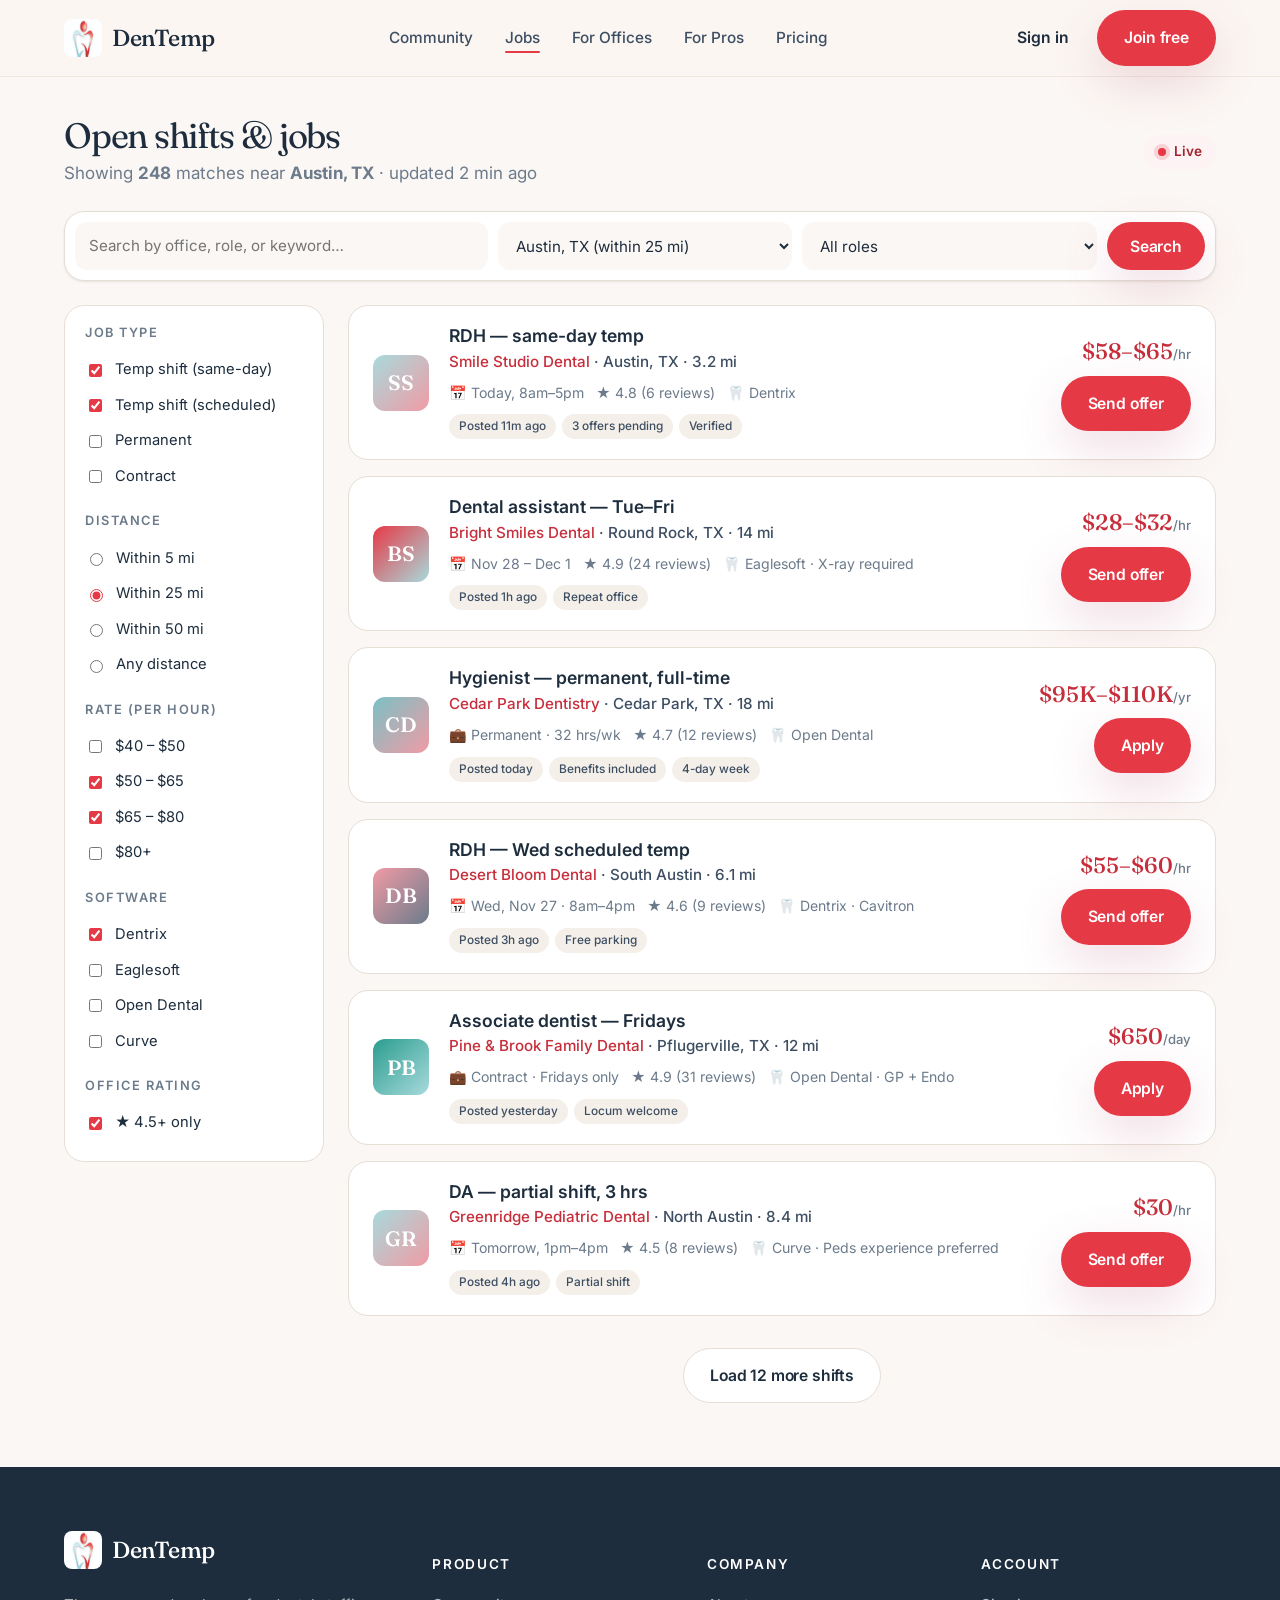
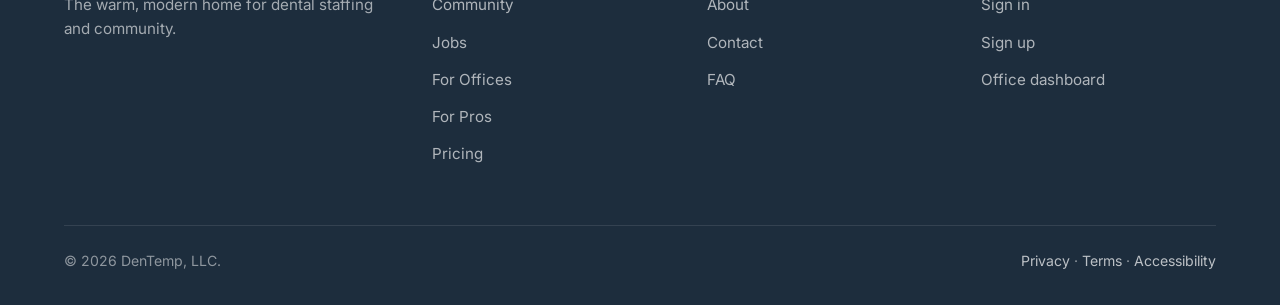
<file: jobs.html>
<!doctype html>
<html lang="en">
<head>
  <meta charset="utf-8" />
  <meta name="viewport" content="width=device-width,initial-scale=1" />
  <title>Dental Jobs &amp; Shifts Near You — DenTemp</title>
  <meta name="description" content="Browse verified dental shifts and permanent jobs. Set your rate, see office reviews, and apply in one tap. Free for hygienists, assistants, and dentists." />
  <link rel="canonical" href="https://www.den-temp.com/jobs.html" />
  <link rel="preconnect" href="https://fonts.googleapis.com" />
  <link rel="preconnect" href="https://fonts.gstatic.com" crossorigin />
  <link href="https://fonts.googleapis.com/css2?family=Fraunces:ital,opsz,wght@0,9..144,400;0,9..144,500;1,9..144,400&family=Inter:wght@400;500;600;700&display=swap" rel="stylesheet" />
  <link rel="stylesheet" href="styles/main.css" />
</head>
<body>
  <a href="#main" class="skip-link">Skip to main content</a>

  <header class="site-header" role="banner">
    <div class="container nav">
      <a href="index.html" class="brand" aria-label="DenTemp home"><span class="brand-mark" aria-hidden="true"><span>D</span></span><span>DenTemp</span></a>
      <nav aria-label="Primary">
        <ul class="nav-links">
          <li><a href="community.html">Community</a></li>
          <li><a href="jobs.html" aria-current="page">Jobs</a></li>
          <li><a href="for-offices.html">For Offices</a></li>
          <li><a href="for-professionals.html">For Pros</a></li>
          <li><a href="pricing.html">Pricing</a></li>
        </ul>
      </nav>
      <div class="nav-cta nav-cta-desktop">
        <a href="sign-in.html" class="btn btn-ghost">Sign in</a>
        <a href="sign-up.html" class="btn btn-primary">Join free</a>
      </div>
      <button class="nav-toggle" aria-label="Open menu" aria-controls="mobile-nav" aria-expanded="false"><span aria-hidden="true"></span></button>
    </div>
    <div id="mobile-nav" class="nav-mobile">
      <ul><li><a href="community.html">Community</a></li><li><a href="jobs.html">Jobs</a></li><li><a href="for-offices.html">For Offices</a></li><li><a href="for-professionals.html">For Pros</a></li><li><a href="pricing.html">Pricing</a></li></ul>
      <div class="nav-mobile-cta"><a href="sign-in.html" class="btn btn-secondary">Sign in</a><a href="sign-up.html" class="btn btn-primary">Join free</a></div>
    </div>
  </header>

  <main id="main">
    <div class="container" style="padding: var(--s-10) var(--s-6) var(--s-16);">

      <div class="feed-head">
        <div>
          <h1 style="font-size: 2.2rem; margin: 0;">Open shifts &amp; jobs</h1>
          <p style="color:var(--ink-500); margin: 4px 0 0;">Showing <strong>248</strong> matches near <strong>Austin, TX</strong> · updated 2 min ago</p>
        </div>
        <span class="live-pill"><span class="dot"></span> Live</span>
      </div>

      <form class="search-bar" role="search" aria-label="Search jobs">
        <input type="text" placeholder="Search by office, role, or keyword…" />
        <select aria-label="Location"><option>Austin, TX (within 25 mi)</option><option>San Antonio, TX</option><option>Dallas, TX</option><option>Houston, TX</option></select>
        <select aria-label="Role"><option>All roles</option><option>Hygienist (RDH)</option><option>Assistant (DA)</option><option>Dentist (DDS/DMD)</option><option>Front office</option></select>
        <button type="submit" class="btn btn-primary" style="padding: 0 22px;">Search</button>
      </form>

      <div class="jobs-layout">
        <aside class="filters">
          <h4>Job type</h4>
          <label class="filter-check"><input type="checkbox" checked /> Temp shift (same-day)</label>
          <label class="filter-check"><input type="checkbox" checked /> Temp shift (scheduled)</label>
          <label class="filter-check"><input type="checkbox" /> Permanent</label>
          <label class="filter-check"><input type="checkbox" /> Contract</label>

          <h4>Distance</h4>
          <label class="filter-check"><input type="radio" name="d" /> Within 5 mi</label>
          <label class="filter-check"><input type="radio" name="d" checked /> Within 25 mi</label>
          <label class="filter-check"><input type="radio" name="d" /> Within 50 mi</label>
          <label class="filter-check"><input type="radio" name="d" /> Any distance</label>

          <h4>Rate (per hour)</h4>
          <label class="filter-check"><input type="checkbox" /> $40 – $50</label>
          <label class="filter-check"><input type="checkbox" checked /> $50 – $65</label>
          <label class="filter-check"><input type="checkbox" checked /> $65 – $80</label>
          <label class="filter-check"><input type="checkbox" /> $80+</label>

          <h4>Software</h4>
          <label class="filter-check"><input type="checkbox" checked /> Dentrix</label>
          <label class="filter-check"><input type="checkbox" /> Eaglesoft</label>
          <label class="filter-check"><input type="checkbox" /> Open Dental</label>
          <label class="filter-check"><input type="checkbox" /> Curve</label>

          <h4>Office rating</h4>
          <label class="filter-check"><input type="checkbox" checked /> ★ 4.5+ only</label>
        </aside>

        <div>
          <div class="jobs-list">

            <article class="job-card">
              <div class="job-logo">SS</div>
              <div class="job-info">
                <h3>RDH — same-day temp</h3>
                <div class="office"><a href="profile-office.html">Smile Studio Dental</a> · Austin, TX · 3.2 mi</div>
                <div class="meta">
                  <span>📅 Today, 8am–5pm</span>
                  <span>★ 4.8 (6 reviews)</span>
                  <span>🦷 Dentrix</span>
                </div>
                <div class="tags"><span>Posted 11m ago</span><span>3 offers pending</span><span>Verified</span></div>
              </div>
              <div class="job-cta">
                <div class="job-rate">$58–$65<small>/hr</small></div>
                <button class="btn btn-primary">Send offer</button>
              </div>
            </article>

            <article class="job-card">
              <div class="job-logo" style="background:linear-gradient(135deg,var(--rose-500),var(--gold-500));">BS</div>
              <div class="job-info">
                <h3>Dental assistant — Tue–Fri</h3>
                <div class="office"><a href="profile-office.html">Bright Smiles Dental</a> · Round Rock, TX · 14 mi</div>
                <div class="meta">
                  <span>📅 Nov 28 – Dec 1</span>
                  <span>★ 4.9 (24 reviews)</span>
                  <span>🦷 Eaglesoft · X-ray required</span>
                </div>
                <div class="tags"><span>Posted 1h ago</span><span>Repeat office</span></div>
              </div>
              <div class="job-cta">
                <div class="job-rate">$28–$32<small>/hr</small></div>
                <button class="btn btn-primary">Send offer</button>
              </div>
            </article>

            <article class="job-card">
              <div class="job-logo" style="background:linear-gradient(135deg,var(--gold-600),var(--rose-300));">CD</div>
              <div class="job-info">
                <h3>Hygienist — permanent, full-time</h3>
                <div class="office"><a href="profile-office.html">Cedar Park Dentistry</a> · Cedar Park, TX · 18 mi</div>
                <div class="meta">
                  <span>💼 Permanent · 32 hrs/wk</span>
                  <span>★ 4.7 (12 reviews)</span>
                  <span>🦷 Open Dental</span>
                </div>
                <div class="tags"><span>Posted today</span><span>Benefits included</span><span>4-day week</span></div>
              </div>
              <div class="job-cta">
                <div class="job-rate">$95K–$110K<small>/yr</small></div>
                <button class="btn btn-primary">Apply</button>
              </div>
            </article>

            <article class="job-card">
              <div class="job-logo" style="background:linear-gradient(135deg,var(--rose-300),var(--ink-500));">DB</div>
              <div class="job-info">
                <h3>RDH — Wed scheduled temp</h3>
                <div class="office"><a href="profile-office.html">Desert Bloom Dental</a> · South Austin · 6.1 mi</div>
                <div class="meta">
                  <span>📅 Wed, Nov 27 · 8am–4pm</span>
                  <span>★ 4.6 (9 reviews)</span>
                  <span>🦷 Dentrix · Cavitron</span>
                </div>
                <div class="tags"><span>Posted 3h ago</span><span>Free parking</span></div>
              </div>
              <div class="job-cta">
                <div class="job-rate">$55–$60<small>/hr</small></div>
                <button class="btn btn-primary">Send offer</button>
              </div>
            </article>

            <article class="job-card">
              <div class="job-logo" style="background:linear-gradient(135deg,var(--success),var(--gold-500));">PB</div>
              <div class="job-info">
                <h3>Associate dentist — Fridays</h3>
                <div class="office"><a href="profile-office.html">Pine &amp; Brook Family Dental</a> · Pflugerville, TX · 12 mi</div>
                <div class="meta">
                  <span>💼 Contract · Fridays only</span>
                  <span>★ 4.9 (31 reviews)</span>
                  <span>🦷 Open Dental · GP + Endo</span>
                </div>
                <div class="tags"><span>Posted yesterday</span><span>Locum welcome</span></div>
              </div>
              <div class="job-cta">
                <div class="job-rate">$650<small>/day</small></div>
                <button class="btn btn-primary">Apply</button>
              </div>
            </article>

            <article class="job-card">
              <div class="job-logo">GR</div>
              <div class="job-info">
                <h3>DA — partial shift, 3 hrs</h3>
                <div class="office"><a href="profile-office.html">Greenridge Pediatric Dental</a> · North Austin · 8.4 mi</div>
                <div class="meta">
                  <span>📅 Tomorrow, 1pm–4pm</span>
                  <span>★ 4.5 (8 reviews)</span>
                  <span>🦷 Curve · Peds experience preferred</span>
                </div>
                <div class="tags"><span>Posted 4h ago</span><span>Partial shift</span></div>
              </div>
              <div class="job-cta">
                <div class="job-rate">$30<small>/hr</small></div>
                <button class="btn btn-primary">Send offer</button>
              </div>
            </article>

          </div>

          <div class="text-center mt-8">
            <button class="btn btn-secondary">Load 12 more shifts</button>
          </div>
        </div>
      </div>
    </div>
  </main>

  <footer class="site-footer">
    <div class="container">
      <div class="footer-grid">
        <div class="footer-about">
          <a href="index.html" class="brand"><span class="brand-mark" aria-hidden="true"><span>D</span></span><span>DenTemp</span></a>
          <p>The warm, modern home for dental staffing and community.</p>
        </div>
        <div class="footer-col"><h5>Product</h5><ul><li><a href="community.html">Community</a></li><li><a href="jobs.html">Jobs</a></li><li><a href="for-offices.html">For Offices</a></li><li><a href="for-professionals.html">For Pros</a></li><li><a href="pricing.html">Pricing</a></li></ul></div>
        <div class="footer-col"><h5>Company</h5><ul><li><a href="about.html">About</a></li><li><a href="contact.html">Contact</a></li><li><a href="faq.html">FAQ</a></li></ul></div>
        <div class="footer-col"><h5>Account</h5><ul><li><a href="sign-in.html">Sign in</a></li><li><a href="sign-up.html">Sign up</a></li><li><a href="dashboard.html">Office dashboard</a></li></ul></div>
      </div>
      <div class="footer-bottom"><span>© <span data-year>2026</span> DenTemp, LLC.</span><div><a href="#">Privacy</a> · <a href="#">Terms</a> · <a href="#">Accessibility</a></div></div>
    </div>
  </footer>
  <script src="scripts/main.js" defer></script>
  <script src="scripts/shifts.js" defer></script>
</body>
</html>
</file>
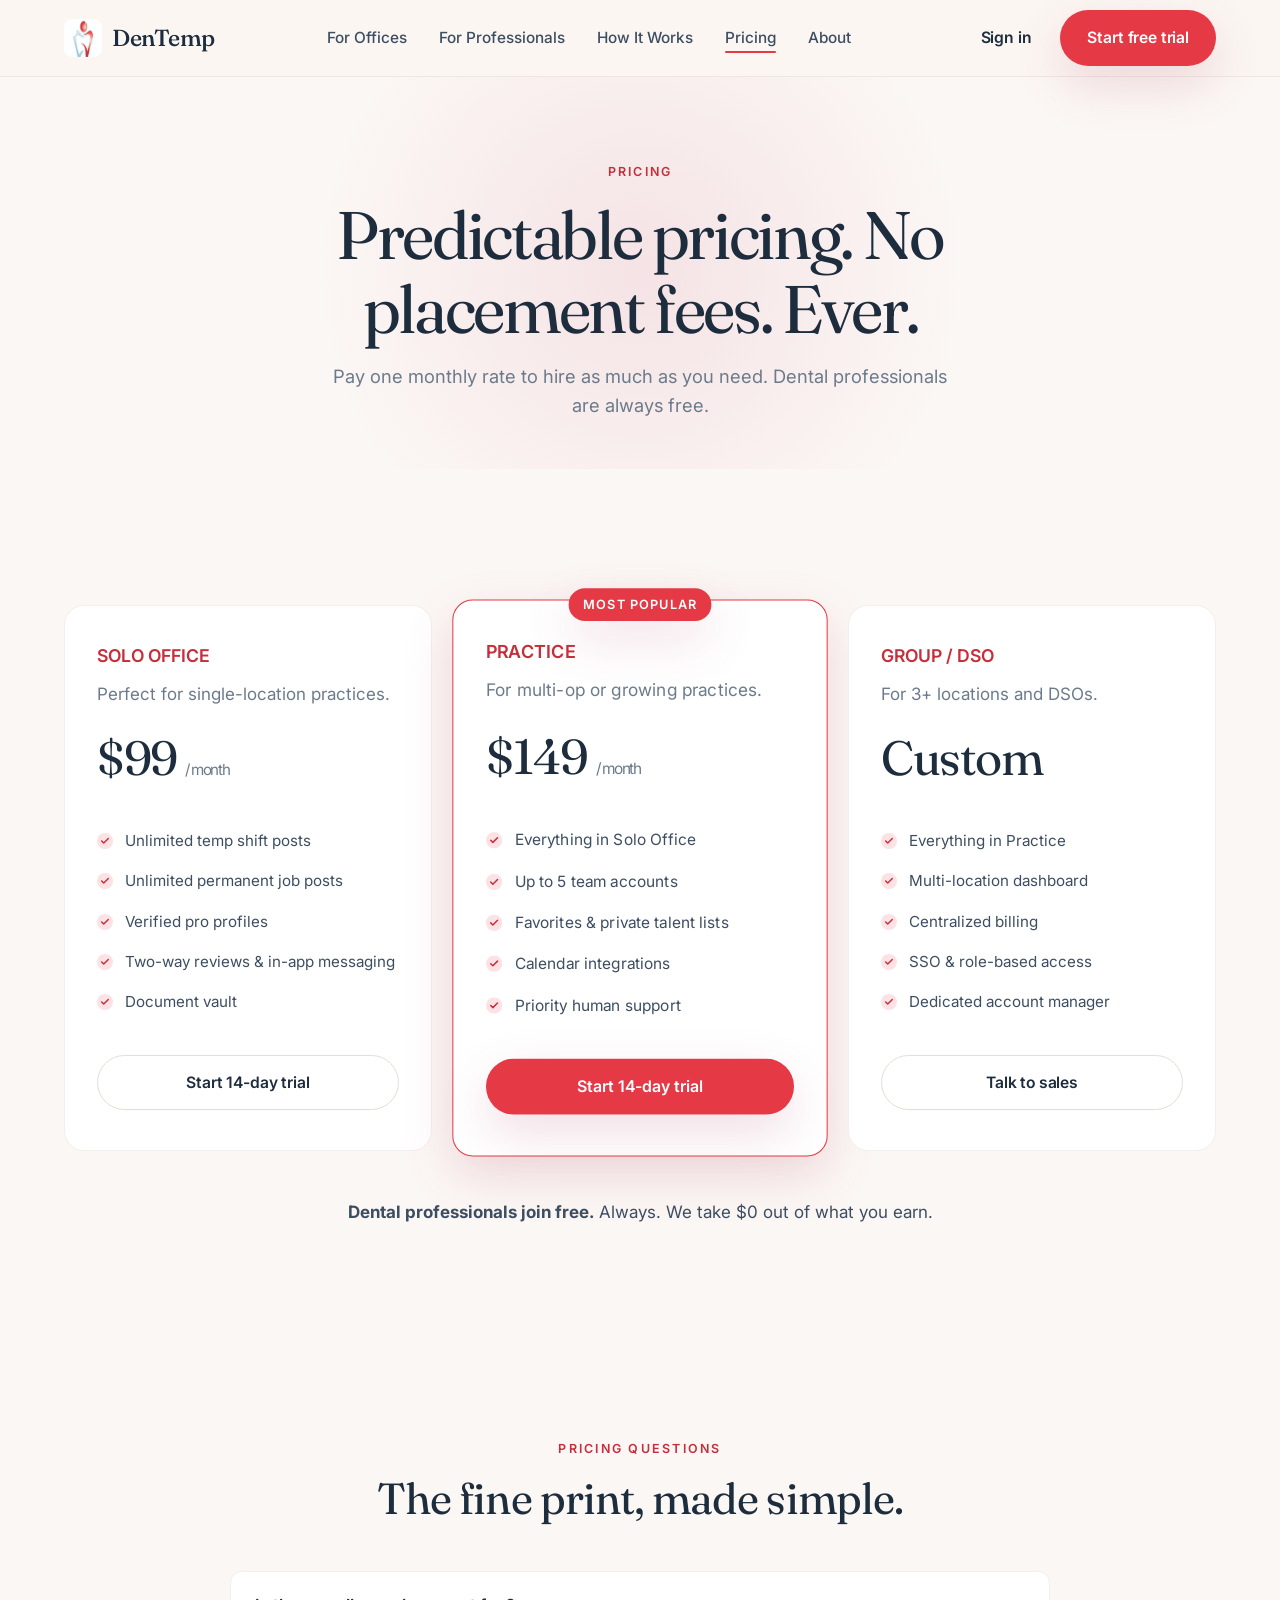
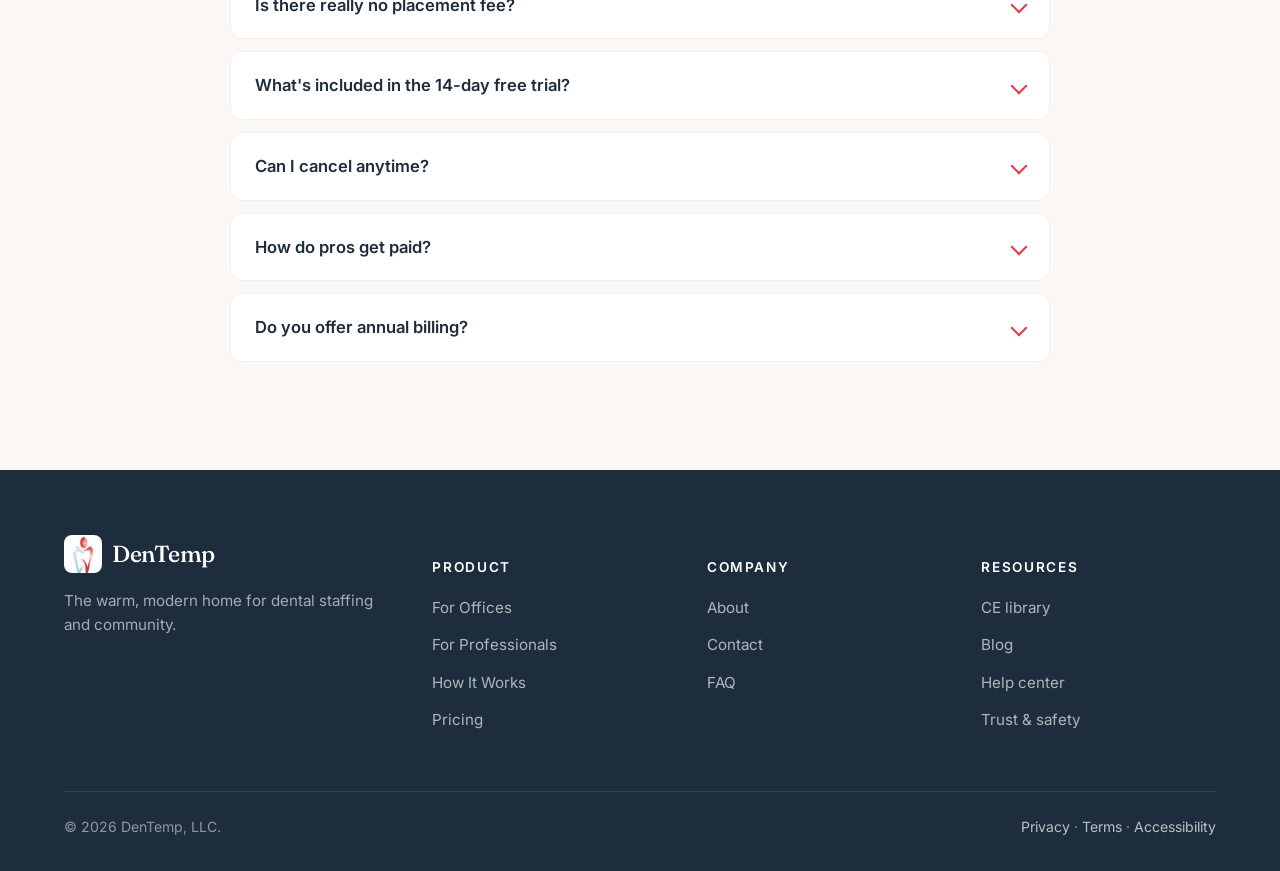
<file: pricing.html>
<!doctype html>
<html lang="en">
<head>
  <meta charset="utf-8" />
  <meta name="viewport" content="width=device-width,initial-scale=1" />
  <title>Pricing — Simple, Flat-Rate Membership | DenTemp</title>
  <meta name="description" content="DenTemp pricing: flat monthly membership for dental offices, always free for dental professionals. No placement fees, no hidden charges." />
  <link rel="canonical" href="https://www.den-temp.com/pricing.html" />
  <link rel="preconnect" href="https://fonts.googleapis.com" />
  <link rel="preconnect" href="https://fonts.gstatic.com" crossorigin />
  <link href="https://fonts.googleapis.com/css2?family=Fraunces:ital,opsz,wght@0,9..144,400;0,9..144,500;1,9..144,400&family=Inter:wght@400;500;600;700&display=swap" rel="stylesheet" />
  <link rel="stylesheet" href="styles/main.css" />
</head>
<body>
  <a href="#main" class="skip-link">Skip to main content</a>

  <header class="site-header" role="banner">
    <div class="container nav">
      <a href="index.html" class="brand"><span class="brand-mark" aria-hidden="true">D</span><span>DenTemp</span></a>
      <nav aria-label="Primary">
        <ul class="nav-links">
          <li><a href="for-offices.html">For Offices</a></li>
          <li><a href="for-professionals.html">For Professionals</a></li>
          <li><a href="how-it-works.html">How It Works</a></li>
          <li><a href="pricing.html" aria-current="page">Pricing</a></li>
          <li><a href="about.html">About</a></li>
        </ul>
      </nav>
      <div class="nav-cta nav-cta-desktop">
        <a href="#" class="btn btn-ghost">Sign in</a>
        <a href="contact.html" class="btn btn-primary">Start free trial</a>
      </div>
      <button class="nav-toggle" aria-label="Open menu" aria-controls="mobile-nav" aria-expanded="false"><span aria-hidden="true"></span></button>
    </div>
    <div id="mobile-nav" class="nav-mobile">
      <ul>
        <li><a href="for-offices.html">For Offices</a></li>
        <li><a href="for-professionals.html">For Professionals</a></li>
        <li><a href="how-it-works.html">How It Works</a></li>
        <li><a href="pricing.html">Pricing</a></li>
        <li><a href="about.html">About</a></li>
        <li><a href="faq.html">FAQ</a></li>
        <li><a href="contact.html">Contact</a></li>
      </ul>
      <div class="nav-mobile-cta"><a href="#" class="btn btn-secondary">Sign in</a><a href="contact.html" class="btn btn-primary">Start free trial</a></div>
    </div>
  </header>

  <main id="main">
    <section class="page-hero">
      <div class="container">
        <span class="eyebrow">Pricing</span>
        <h1>Predictable pricing. No placement fees. Ever.</h1>
        <p>Pay one monthly rate to hire as much as you need. Dental professionals are always free.</p>
      </div>
    </section>

    <section>
      <div class="container">
        <div class="tiers">
          <div class="tier">
            <h3>Solo Office</h3>
            <p style="margin:0;color:var(--ink-500);">Perfect for single-location practices.</p>
            <div class="tier-price">$99 <small>/ month</small></div>
            <ul>
              <li>Unlimited temp shift posts</li>
              <li>Unlimited permanent job posts</li>
              <li>Verified pro profiles</li>
              <li>Two-way reviews &amp; in-app messaging</li>
              <li>Document vault</li>
            </ul>
            <a href="contact.html" class="btn btn-secondary">Start 14-day trial</a>
          </div>

          <div class="tier featured">
            <span class="tier-badge">Most popular</span>
            <h3>Practice</h3>
            <p style="margin:0;color:var(--ink-500);">For multi-op or growing practices.</p>
            <div class="tier-price">$149 <small>/ month</small></div>
            <ul>
              <li>Everything in Solo Office</li>
              <li>Up to 5 team accounts</li>
              <li>Favorites &amp; private talent lists</li>
              <li>Calendar integrations</li>
              <li>Priority human support</li>
            </ul>
            <a href="contact.html" class="btn btn-primary">Start 14-day trial</a>
          </div>

          <div class="tier">
            <h3>Group / DSO</h3>
            <p style="margin:0;color:var(--ink-500);">For 3+ locations and DSOs.</p>
            <div class="tier-price">Custom</div>
            <ul>
              <li>Everything in Practice</li>
              <li>Multi-location dashboard</li>
              <li>Centralized billing</li>
              <li>SSO &amp; role-based access</li>
              <li>Dedicated account manager</li>
            </ul>
            <a href="contact.html" class="btn btn-secondary">Talk to sales</a>
          </div>
        </div>

        <div class="text-center" style="margin-top:48px; color:var(--ink-500);">
          <p><strong>Dental professionals join free.</strong> Always. We take $0 out of what you earn.</p>
        </div>
      </div>
    </section>

    <section class="faq">
      <div class="container">
        <div class="section-head">
          <span class="eyebrow">Pricing questions</span>
          <h2>The fine print, made simple.</h2>
        </div>
        <div class="faq-list">
          <details class="faq-item"><summary>Is there really no placement fee?</summary><div class="a">Correct. Whether you hire someone for a single shift or as a permanent associate, your membership is the only cost. We are not a recruiter and never take a percentage of salary.</div></details>
          <details class="faq-item"><summary>What's included in the 14-day free trial?</summary><div class="a">Everything in the Practice plan. Post unlimited shifts and permanent jobs, see verified profiles, message pros, and confirm hires. No credit card required to start.</div></details>
          <details class="faq-item"><summary>Can I cancel anytime?</summary><div class="a">Yes. Cancel any time from your dashboard. Your membership stays active through the end of the current billing month.</div></details>
          <details class="faq-item"><summary>How do pros get paid?</summary><div class="a">Pros invoice the office at the agreed rate via DenTemp. Most pros receive direct-deposit payouts within 48 hours of a completed shift. Offices pay one consolidated invoice — never a per-placement fee.</div></details>
          <details class="faq-item"><summary>Do you offer annual billing?</summary><div class="a">Yes — annual billing saves you two months. Contact us to switch.</div></details>
        </div>
      </div>
    </section>
  </main>

  <footer class="site-footer">
    <div class="container">
      <div class="footer-grid">
        <div class="footer-about">
          <a href="index.html" class="brand"><span class="brand-mark" aria-hidden="true">D</span><span>DenTemp</span></a>
          <p>The warm, modern home for dental staffing and community.</p>
        </div>
        <div class="footer-col"><h5>Product</h5><ul><li><a href="for-offices.html">For Offices</a></li><li><a href="for-professionals.html">For Professionals</a></li><li><a href="how-it-works.html">How It Works</a></li><li><a href="pricing.html">Pricing</a></li></ul></div>
        <div class="footer-col"><h5>Company</h5><ul><li><a href="about.html">About</a></li><li><a href="contact.html">Contact</a></li><li><a href="faq.html">FAQ</a></li></ul></div>
        <div class="footer-col"><h5>Resources</h5><ul><li><a href="#">CE library</a></li><li><a href="#">Blog</a></li><li><a href="#">Help center</a></li><li><a href="#">Trust &amp; safety</a></li></ul></div>
      </div>
      <div class="footer-bottom"><span>© <span data-year>2026</span> DenTemp, LLC.</span><div><a href="#">Privacy</a> · <a href="#">Terms</a> · <a href="#">Accessibility</a></div></div>
    </div>
  </footer>
  <script src="scripts/main.js" defer></script>
</body>
</html>
</file>
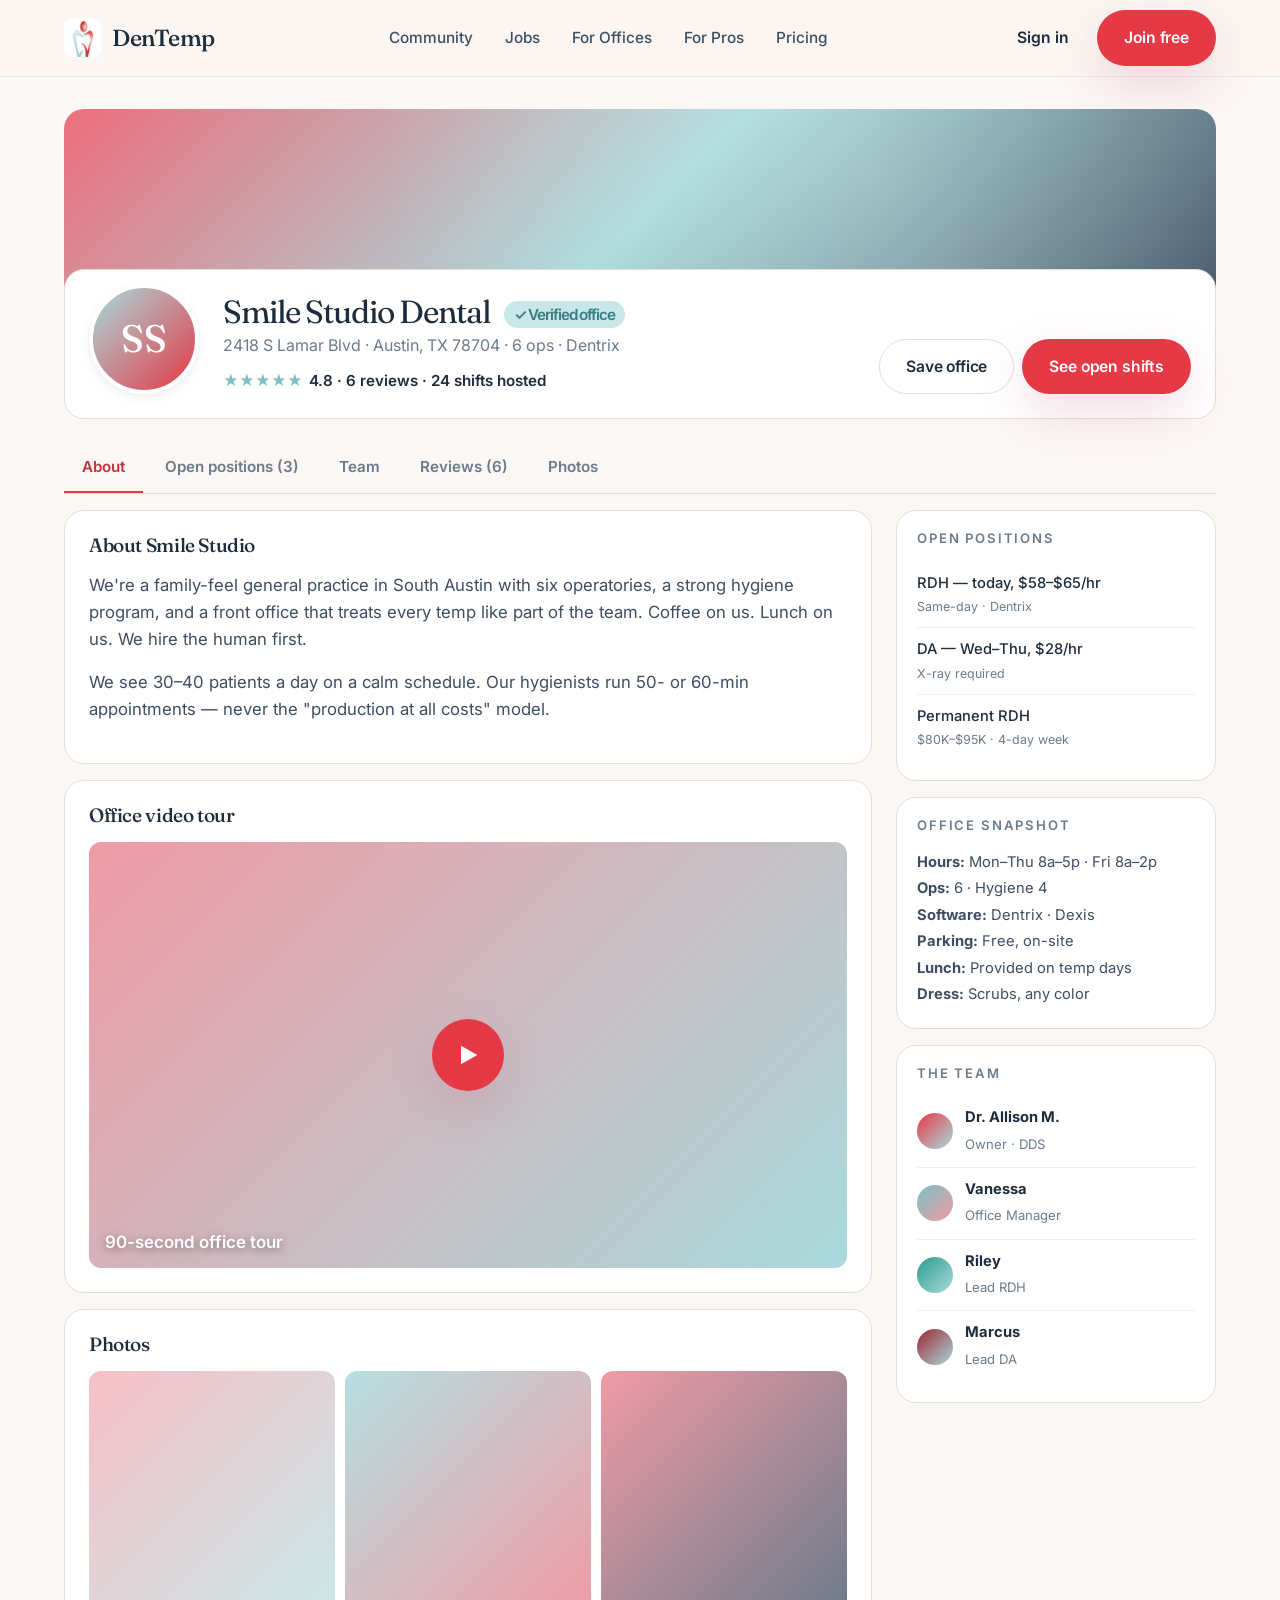
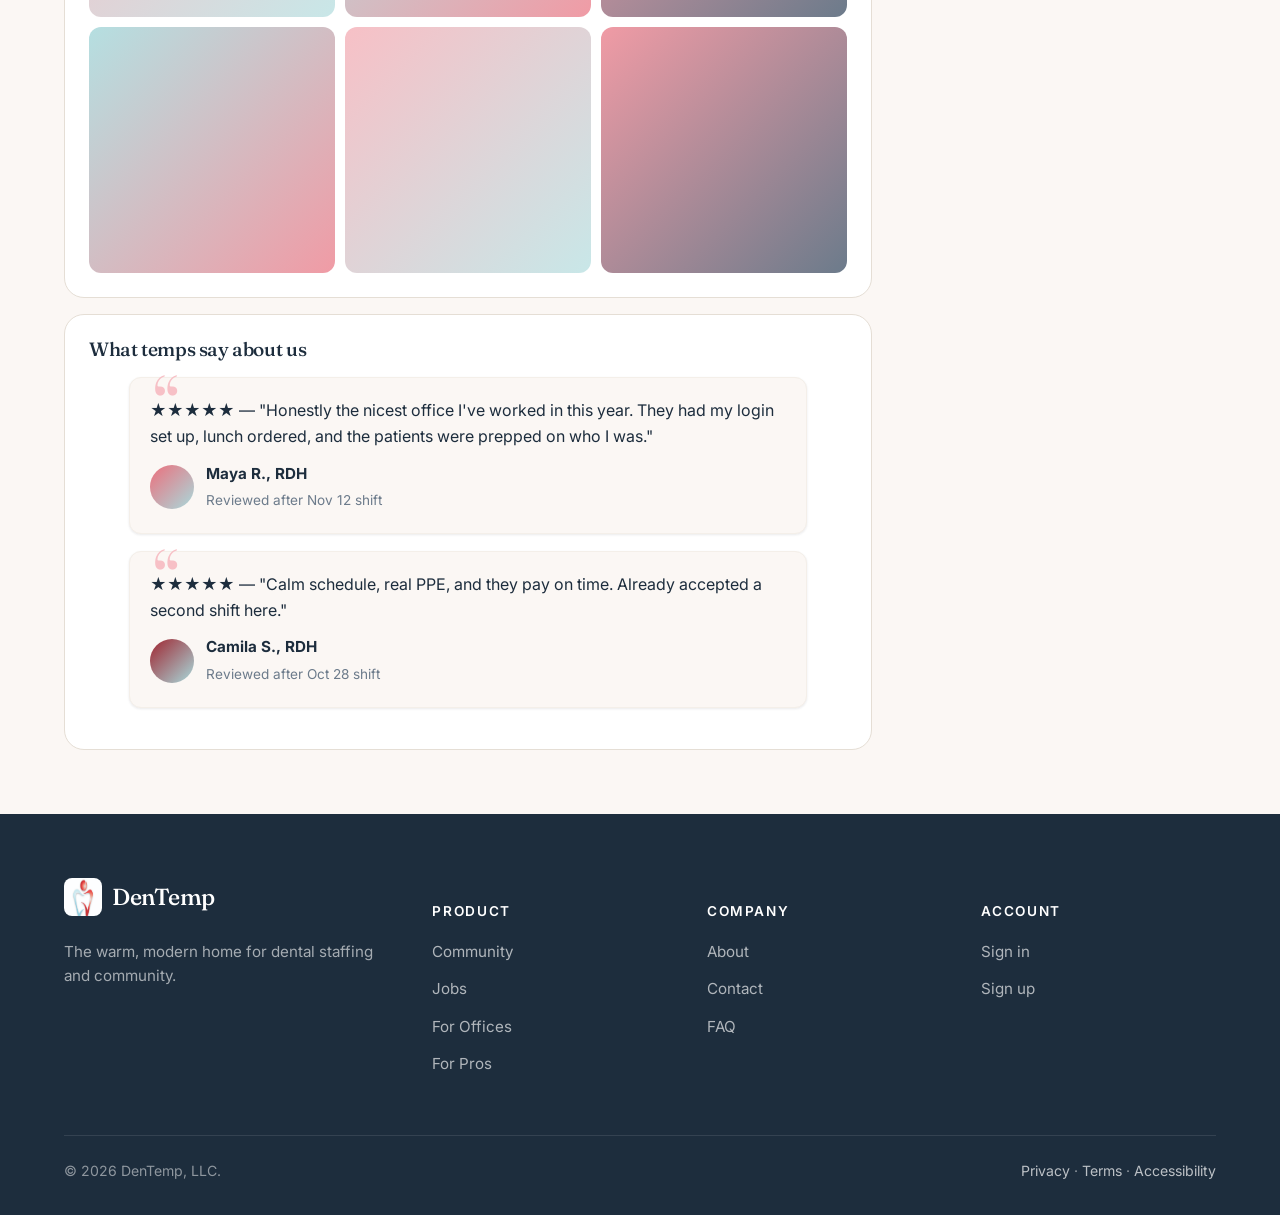
<file: profile-office.html>
<!doctype html>
<html lang="en">
<head>
  <meta charset="utf-8" />
  <meta name="viewport" content="width=device-width,initial-scale=1" />
  <title>Smile Studio Dental — Office Profile | DenTemp</title>
  <meta name="description" content="Verified office profile for Smile Studio Dental, Austin, TX. 4.8 rating. See team photos, open shifts, software, and what past temps actually said." />
  <link rel="preconnect" href="https://fonts.googleapis.com" />
  <link rel="preconnect" href="https://fonts.gstatic.com" crossorigin />
  <link href="https://fonts.googleapis.com/css2?family=Fraunces:ital,opsz,wght@0,9..144,400;0,9..144,500;1,9..144,400&family=Inter:wght@400;500;600;700&display=swap" rel="stylesheet" />
  <link rel="stylesheet" href="styles/main.css" />
</head>
<body>
  <a href="#main" class="skip-link">Skip to main content</a>

  <header class="site-header" role="banner">
    <div class="container nav">
      <a href="index.html" class="brand"><span class="brand-mark" aria-hidden="true"><span>D</span></span><span>DenTemp</span></a>
      <nav aria-label="Primary">
        <ul class="nav-links">
          <li><a href="community.html">Community</a></li>
          <li><a href="jobs.html">Jobs</a></li>
          <li><a href="for-offices.html">For Offices</a></li>
          <li><a href="for-professionals.html">For Pros</a></li>
          <li><a href="pricing.html">Pricing</a></li>
        </ul>
      </nav>
      <div class="nav-cta nav-cta-desktop">
        <a href="sign-in.html" class="btn btn-ghost">Sign in</a>
        <a href="sign-up.html" class="btn btn-primary">Join free</a>
      </div>
      <button class="nav-toggle" aria-label="Open menu" aria-controls="mobile-nav" aria-expanded="false"><span aria-hidden="true"></span></button>
    </div>
    <div id="mobile-nav" class="nav-mobile">
      <ul><li><a href="community.html">Community</a></li><li><a href="jobs.html">Jobs</a></li><li><a href="for-offices.html">For Offices</a></li><li><a href="for-professionals.html">For Pros</a></li><li><a href="pricing.html">Pricing</a></li></ul>
      <div class="nav-mobile-cta"><a href="sign-in.html" class="btn btn-secondary">Sign in</a><a href="sign-up.html" class="btn btn-primary">Join free</a></div>
    </div>
  </header>

  <main id="main">
    <div class="container" style="padding: var(--s-8) var(--s-6) var(--s-16);">

      <div class="profile-cover" style="background: linear-gradient(135deg, var(--rose-400), var(--gold-500) 50%, var(--ink-700));"></div>

      <div class="profile-head">
        <div class="profile-avatar" style="background: linear-gradient(135deg, var(--gold-500), var(--rose-500)); display: flex; align-items: center; justify-content: center; color: var(--white); font-family: var(--font-display); font-size: 2.4rem; font-weight: 500;">SS</div>
        <div class="profile-name">
          <h1>Smile Studio Dental <span style="font-family:var(--font-body); font-size:.95rem; font-weight:600; color:#3A7C82; background:var(--gold-300); padding:4px 10px; border-radius:var(--r-full); vertical-align:middle; margin-left:8px;">✓ Verified office</span></h1>
          <div class="headline">2418 S Lamar Blvd · Austin, TX 78704 · 6 ops · Dentrix</div>
          <div class="rating"><span class="stars">★★★★★</span> 4.8 · 6 reviews · 24 shifts hosted</div>
        </div>
        <div style="display:flex; gap:8px; flex-wrap:wrap;">
          <button class="btn btn-secondary">Save office</button>
          <button class="btn btn-primary">See open shifts</button>
        </div>
      </div>

      <div class="profile-tabs" role="tablist" aria-label="Office sections">
        <button class="active">About</button>
        <button>Open positions (3)</button>
        <button>Team</button>
        <button>Reviews (6)</button>
        <button>Photos</button>
      </div>

      <div class="profile-grid">
        <div>
          <div class="app-card">
            <h3 class="app-card-title">About Smile Studio</h3>
            <p style="font-size:1.05rem; color:var(--ink-700);">
              We're a family-feel general practice in South Austin with six operatories, a strong hygiene program, and a
              front office that treats every temp like part of the team. Coffee on us. Lunch on us. We hire the human first.
            </p>
            <p style="font-size:1.05rem; color:var(--ink-700);">
              We see 30–40 patients a day on a calm schedule. Our hygienists run 50- or 60-min appointments — never the
              "production at all costs" model.
            </p>
          </div>

          <div class="app-card" style="margin-top: var(--s-4);">
            <h3 class="app-card-title">Office video tour</h3>
            <div style="aspect-ratio: 16/9; border-radius: var(--r-md); background: linear-gradient(135deg, var(--rose-300), var(--gold-500)); position: relative; display: flex; align-items: center; justify-content: center;">
              <button class="btn btn-primary" style="border-radius: 50%; width: 72px; height: 72px; padding: 0; display: inline-flex; align-items: center; justify-content: center;">
                <svg width="28" height="28" viewBox="0 0 24 24" fill="currentColor"><polygon points="6,4 20,12 6,20"/></svg>
              </button>
              <span style="position: absolute; bottom: 12px; left: 16px; color: var(--white); font-weight: 600; text-shadow: 0 2px 8px rgba(0,0,0,.4);">90-second office tour</span>
            </div>
          </div>

          <div class="app-card" style="margin-top: var(--s-4);">
            <h3 class="app-card-title">Photos</h3>
            <div class="gallery">
              <div class="tile"></div><div class="tile"></div><div class="tile"></div>
              <div class="tile"></div><div class="tile"></div><div class="tile"></div>
            </div>
          </div>

          <div class="app-card" style="margin-top: var(--s-4);">
            <h3 class="app-card-title">What temps say about us</h3>
            <figure class="quote" style="background: var(--cream-100); border: 1px solid var(--cream-200); padding: var(--s-5); border-radius: var(--r-md);">
              <blockquote style="font-size: 1rem; margin-bottom: 12px;">
                ★★★★★ — "Honestly the nicest office I've worked in this year. They had my login set up, lunch ordered, and the patients were prepped on who I was."
              </blockquote>
              <figcaption class="quote-author">
                <div class="av" aria-hidden="true"></div>
                <div><strong>Maya R., RDH</strong><span>Reviewed after Nov 12 shift</span></div>
              </figcaption>
            </figure>
            <figure class="quote" style="background: var(--cream-100); border: 1px solid var(--cream-200); padding: var(--s-5); border-radius: var(--r-md); margin-top: 12px;">
              <blockquote style="font-size: 1rem; margin-bottom: 12px;">
                ★★★★★ — "Calm schedule, real PPE, and they pay on time. Already accepted a second shift here."
              </blockquote>
              <figcaption class="quote-author">
                <div class="av" aria-hidden="true" style="background:linear-gradient(135deg,var(--rose-700),var(--gold-500));"></div>
                <div><strong>Camila S., RDH</strong><span>Reviewed after Oct 28 shift</span></div>
              </figcaption>
            </figure>
          </div>
        </div>

        <aside>
          <div class="widget">
            <h3>Open positions</h3>
            <a class="trending-tag" href="jobs.html">RDH — today, $58–$65/hr <span>Same-day · Dentrix</span></a>
            <a class="trending-tag" href="jobs.html">DA — Wed–Thu, $28/hr <span>X-ray required</span></a>
            <a class="trending-tag" href="jobs.html">Permanent RDH <span>$80K–$95K · 4-day week</span></a>
          </div>

          <div class="widget">
            <h3>Office snapshot</h3>
            <div style="font-size: .92rem; color: var(--ink-700); line-height: 1.8;">
              <strong>Hours:</strong> Mon–Thu 8a–5p · Fri 8a–2p<br>
              <strong>Ops:</strong> 6 · Hygiene 4<br>
              <strong>Software:</strong> Dentrix · Dexis<br>
              <strong>Parking:</strong> Free, on-site<br>
              <strong>Lunch:</strong> Provided on temp days<br>
              <strong>Dress:</strong> Scrubs, any color
            </div>
          </div>

          <div class="widget">
            <h3>The team</h3>
            <div class="who-row"><div class="avatar" aria-hidden="true" style="background:linear-gradient(135deg,var(--rose-500),var(--gold-500));"></div><div class="meta"><strong>Dr. Allison M.</strong><span>Owner · DDS</span></div></div>
            <div class="who-row"><div class="avatar" aria-hidden="true" style="background:linear-gradient(135deg,var(--gold-600),var(--rose-300));"></div><div class="meta"><strong>Vanessa</strong><span>Office Manager</span></div></div>
            <div class="who-row"><div class="avatar" aria-hidden="true" style="background:linear-gradient(135deg,var(--success),var(--gold-500));"></div><div class="meta"><strong>Riley</strong><span>Lead RDH</span></div></div>
            <div class="who-row"><div class="avatar" aria-hidden="true" style="background:linear-gradient(135deg,var(--rose-700),var(--gold-500));"></div><div class="meta"><strong>Marcus</strong><span>Lead DA</span></div></div>
          </div>
        </aside>
      </div>
    </div>
  </main>

  <footer class="site-footer">
    <div class="container">
      <div class="footer-grid">
        <div class="footer-about">
          <a href="index.html" class="brand"><span class="brand-mark" aria-hidden="true"><span>D</span></span><span>DenTemp</span></a>
          <p>The warm, modern home for dental staffing and community.</p>
        </div>
        <div class="footer-col"><h5>Product</h5><ul><li><a href="community.html">Community</a></li><li><a href="jobs.html">Jobs</a></li><li><a href="for-offices.html">For Offices</a></li><li><a href="for-professionals.html">For Pros</a></li></ul></div>
        <div class="footer-col"><h5>Company</h5><ul><li><a href="about.html">About</a></li><li><a href="contact.html">Contact</a></li><li><a href="faq.html">FAQ</a></li></ul></div>
        <div class="footer-col"><h5>Account</h5><ul><li><a href="sign-in.html">Sign in</a></li><li><a href="sign-up.html">Sign up</a></li></ul></div>
      </div>
      <div class="footer-bottom"><span>© <span data-year>2026</span> DenTemp, LLC.</span><div><a href="#">Privacy</a> · <a href="#">Terms</a> · <a href="#">Accessibility</a></div></div>
    </div>
  </footer>
  <script src="scripts/main.js" defer></script>
  <script>
    document.querySelectorAll('.profile-tabs button').forEach((b) => {
      b.addEventListener('click', () => {
        document.querySelectorAll('.profile-tabs button').forEach((x) => x.classList.remove('active'));
        b.classList.add('active');
      });
    });
  </script>
</body>
</html>
</file>
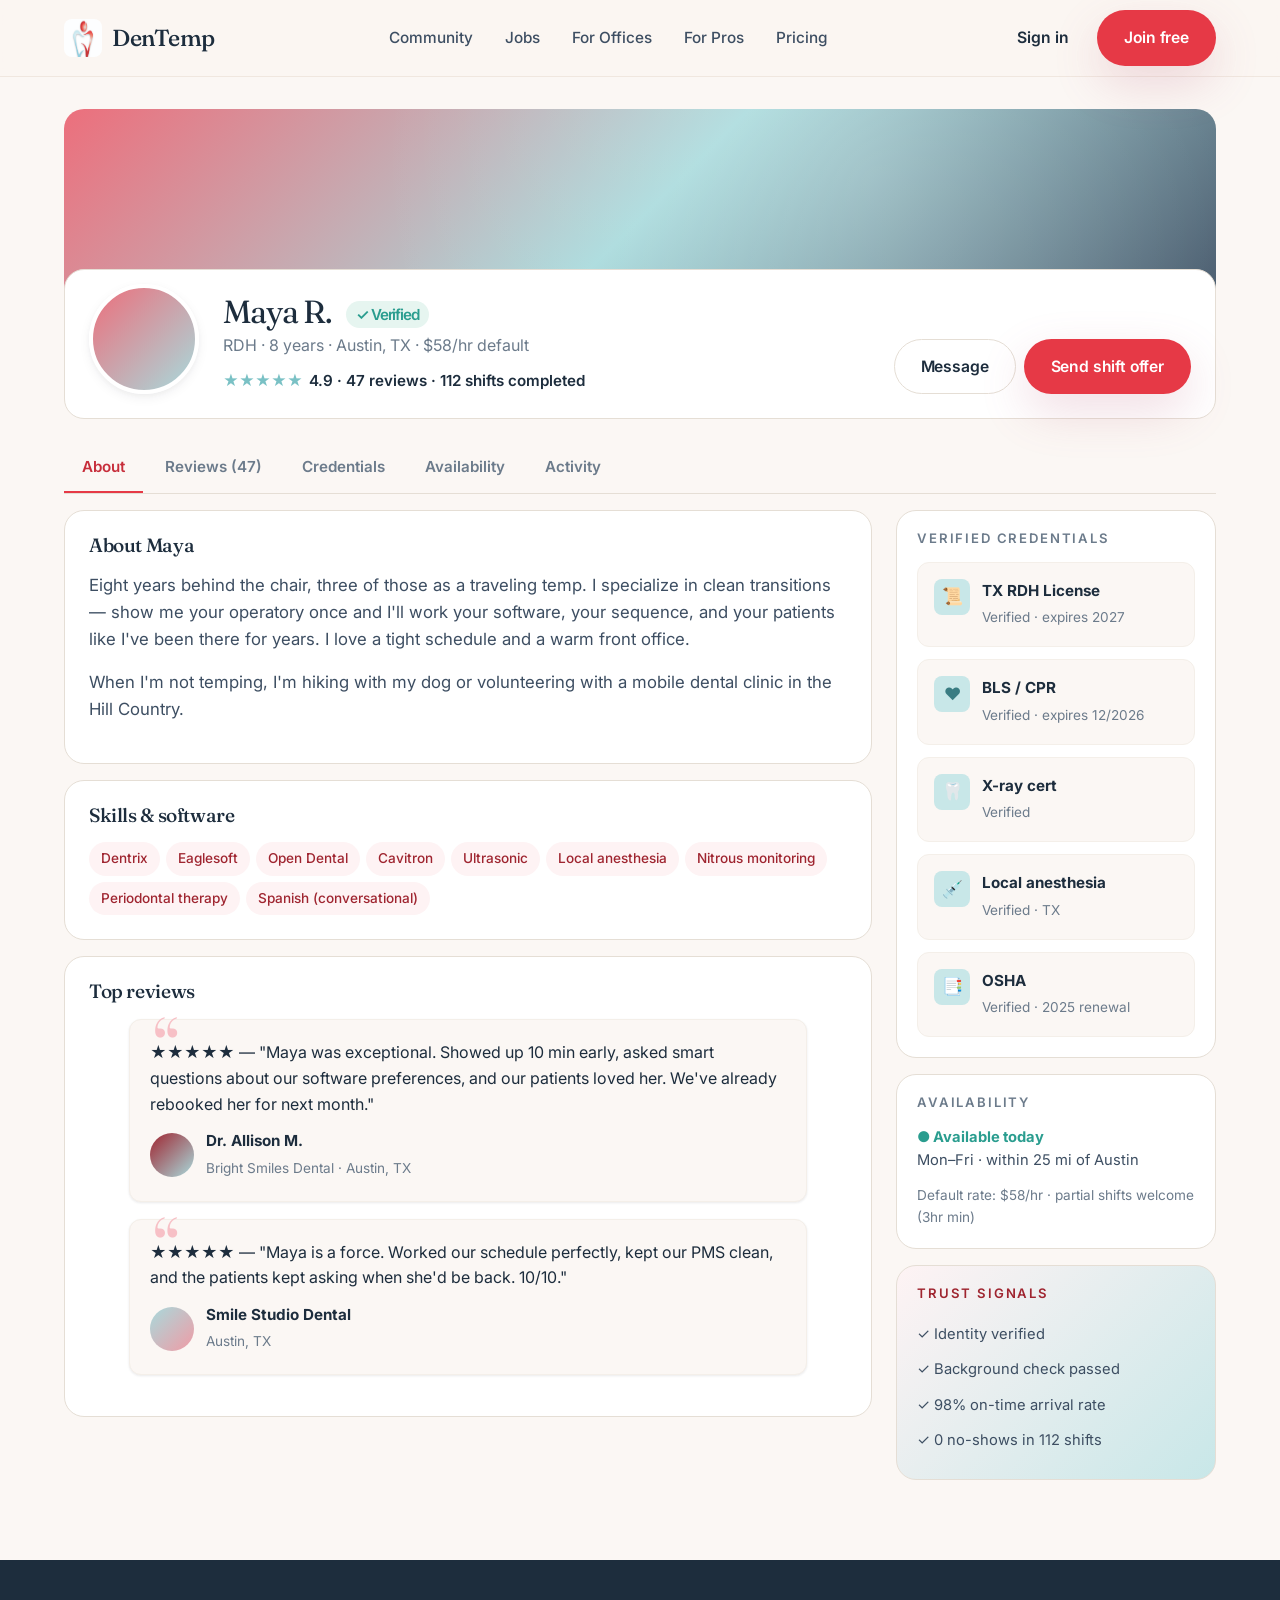
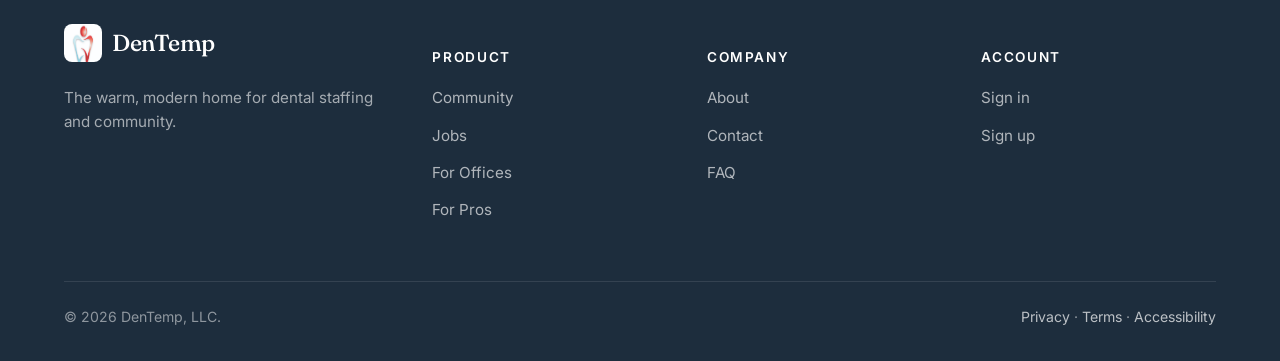
<file: profile-pro.html>
<!doctype html>
<html lang="en">
<head>
  <meta charset="utf-8" />
  <meta name="viewport" content="width=device-width,initial-scale=1" />
  <title>Maya R., RDH — Professional Profile | DenTemp</title>
  <meta name="description" content="Verified profile for Maya R., RDH on DenTemp — 8 years experience, 4.9 rating, available for temp shifts in Austin, TX." />
  <link rel="preconnect" href="https://fonts.googleapis.com" />
  <link rel="preconnect" href="https://fonts.gstatic.com" crossorigin />
  <link href="https://fonts.googleapis.com/css2?family=Fraunces:ital,opsz,wght@0,9..144,400;0,9..144,500;1,9..144,400&family=Inter:wght@400;500;600;700&display=swap" rel="stylesheet" />
  <link rel="stylesheet" href="styles/main.css" />
</head>
<body>
  <a href="#main" class="skip-link">Skip to main content</a>

  <header class="site-header" role="banner">
    <div class="container nav">
      <a href="index.html" class="brand"><span class="brand-mark" aria-hidden="true"><span>D</span></span><span>DenTemp</span></a>
      <nav aria-label="Primary">
        <ul class="nav-links">
          <li><a href="community.html">Community</a></li>
          <li><a href="jobs.html">Jobs</a></li>
          <li><a href="for-offices.html">For Offices</a></li>
          <li><a href="for-professionals.html">For Pros</a></li>
          <li><a href="pricing.html">Pricing</a></li>
        </ul>
      </nav>
      <div class="nav-cta nav-cta-desktop">
        <a href="sign-in.html" class="btn btn-ghost">Sign in</a>
        <a href="sign-up.html" class="btn btn-primary">Join free</a>
      </div>
      <button class="nav-toggle" aria-label="Open menu" aria-controls="mobile-nav" aria-expanded="false"><span aria-hidden="true"></span></button>
    </div>
    <div id="mobile-nav" class="nav-mobile">
      <ul><li><a href="community.html">Community</a></li><li><a href="jobs.html">Jobs</a></li><li><a href="for-offices.html">For Offices</a></li><li><a href="for-professionals.html">For Pros</a></li><li><a href="pricing.html">Pricing</a></li></ul>
      <div class="nav-mobile-cta"><a href="sign-in.html" class="btn btn-secondary">Sign in</a><a href="sign-up.html" class="btn btn-primary">Join free</a></div>
    </div>
  </header>

  <main id="main">
    <div class="container" style="padding: var(--s-8) var(--s-6) var(--s-16);">

      <div class="profile-cover"></div>

      <div class="profile-head">
        <div class="profile-avatar"></div>
        <div class="profile-name">
          <h1>Maya R. <span style="font-family:var(--font-body); font-size:.95rem; font-weight:600; color:var(--success); background:#E6F5F0; padding:4px 10px; border-radius:var(--r-full); vertical-align:middle; margin-left:8px;">✓ Verified</span></h1>
          <div class="headline">RDH · 8 years · Austin, TX · $58/hr default</div>
          <div class="rating"><span class="stars">★★★★★</span> 4.9 · 47 reviews · 112 shifts completed</div>
        </div>
        <div style="display:flex; gap:8px; flex-wrap:wrap;">
          <button class="btn btn-secondary">Message</button>
          <button class="btn btn-primary">Send shift offer</button>
        </div>
      </div>

      <div class="profile-tabs" role="tablist" aria-label="Profile sections">
        <button class="active">About</button>
        <button>Reviews (47)</button>
        <button>Credentials</button>
        <button>Availability</button>
        <button>Activity</button>
      </div>

      <div class="profile-grid">
        <div>
          <div class="app-card">
            <h3 class="app-card-title">About Maya</h3>
            <p style="font-size:1.05rem; color:var(--ink-700);">
              Eight years behind the chair, three of those as a traveling temp. I specialize in clean transitions —
              show me your operatory once and I'll work your software, your sequence, and your patients like I've
              been there for years. I love a tight schedule and a warm front office.
            </p>
            <p style="font-size:1.05rem; color:var(--ink-700);">
              When I'm not temping, I'm hiking with my dog or volunteering with a mobile dental clinic in the Hill Country.
            </p>
          </div>

          <div class="app-card" style="margin-top: var(--s-4);">
            <h3 class="app-card-title">Skills &amp; software</h3>
            <div class="skill-pills">
              <span>Dentrix</span><span>Eaglesoft</span><span>Open Dental</span>
              <span>Cavitron</span><span>Ultrasonic</span><span>Local anesthesia</span>
              <span>Nitrous monitoring</span><span>Periodontal therapy</span><span>Spanish (conversational)</span>
            </div>
          </div>

          <div class="app-card" style="margin-top: var(--s-4);">
            <h3 class="app-card-title">Top reviews</h3>
            <figure class="quote" style="background: var(--cream-100); border: 1px solid var(--cream-200); padding: var(--s-5); border-radius: var(--r-md);">
              <blockquote style="font-size: 1rem; margin-bottom: 12px;">
                ★★★★★ — "Maya was exceptional. Showed up 10 min early, asked smart questions about our software preferences, and our patients loved her. We've already rebooked her for next month."
              </blockquote>
              <figcaption class="quote-author">
                <div class="av" aria-hidden="true" style="background:linear-gradient(135deg,var(--rose-700),var(--gold-500));"></div>
                <div><strong>Dr. Allison M.</strong><span>Bright Smiles Dental · Austin, TX</span></div>
              </figcaption>
            </figure>
            <figure class="quote" style="background: var(--cream-100); border: 1px solid var(--cream-200); padding: var(--s-5); border-radius: var(--r-md); margin-top: 12px;">
              <blockquote style="font-size: 1rem; margin-bottom: 12px;">
                ★★★★★ — "Maya is a force. Worked our schedule perfectly, kept our PMS clean, and the patients kept asking when she'd be back. 10/10."
              </blockquote>
              <figcaption class="quote-author">
                <div class="av" aria-hidden="true" style="background:linear-gradient(135deg,var(--gold-500),var(--rose-300));"></div>
                <div><strong>Smile Studio Dental</strong><span>Austin, TX</span></div>
              </figcaption>
            </figure>
          </div>
        </div>

        <aside>
          <div class="widget">
            <h3>Verified credentials</h3>
            <div class="cred-grid" style="grid-template-columns: 1fr;">
              <div class="cred">
                <div class="cred-ico">📜</div>
                <div><strong>TX RDH License</strong><span>Verified · expires 2027</span></div>
              </div>
              <div class="cred">
                <div class="cred-ico">❤️</div>
                <div><strong>BLS / CPR</strong><span>Verified · expires 12/2026</span></div>
              </div>
              <div class="cred">
                <div class="cred-ico">🦷</div>
                <div><strong>X-ray cert</strong><span>Verified</span></div>
              </div>
              <div class="cred">
                <div class="cred-ico">💉</div>
                <div><strong>Local anesthesia</strong><span>Verified · TX</span></div>
              </div>
              <div class="cred">
                <div class="cred-ico">📑</div>
                <div><strong>OSHA</strong><span>Verified · 2025 renewal</span></div>
              </div>
            </div>
          </div>

          <div class="widget">
            <h3>Availability</h3>
            <p style="margin: 0 0 12px; font-size: .92rem; color: var(--ink-700);">
              <strong style="color: var(--success);">● Available today</strong><br>
              Mon–Fri · within 25 mi of Austin
            </p>
            <div style="font-size: .85rem; color: var(--ink-500);">
              Default rate: $58/hr · partial shifts welcome (3hr min)
            </div>
          </div>

          <div class="widget" style="background: linear-gradient(135deg, var(--rose-50), var(--gold-300));">
            <h3 style="color: var(--rose-700);">Trust signals</h3>
            <ul style="list-style:none; padding:0; margin:0; font-size:.92rem; color: var(--ink-700);">
              <li style="padding: 6px 0;">✓ Identity verified</li>
              <li style="padding: 6px 0;">✓ Background check passed</li>
              <li style="padding: 6px 0;">✓ 98% on-time arrival rate</li>
              <li style="padding: 6px 0;">✓ 0 no-shows in 112 shifts</li>
            </ul>
          </div>
        </aside>
      </div>
    </div>
  </main>

  <footer class="site-footer">
    <div class="container">
      <div class="footer-grid">
        <div class="footer-about">
          <a href="index.html" class="brand"><span class="brand-mark" aria-hidden="true"><span>D</span></span><span>DenTemp</span></a>
          <p>The warm, modern home for dental staffing and community.</p>
        </div>
        <div class="footer-col"><h5>Product</h5><ul><li><a href="community.html">Community</a></li><li><a href="jobs.html">Jobs</a></li><li><a href="for-offices.html">For Offices</a></li><li><a href="for-professionals.html">For Pros</a></li></ul></div>
        <div class="footer-col"><h5>Company</h5><ul><li><a href="about.html">About</a></li><li><a href="contact.html">Contact</a></li><li><a href="faq.html">FAQ</a></li></ul></div>
        <div class="footer-col"><h5>Account</h5><ul><li><a href="sign-in.html">Sign in</a></li><li><a href="sign-up.html">Sign up</a></li></ul></div>
      </div>
      <div class="footer-bottom"><span>© <span data-year>2026</span> DenTemp, LLC.</span><div><a href="#">Privacy</a> · <a href="#">Terms</a> · <a href="#">Accessibility</a></div></div>
    </div>
  </footer>
  <script src="scripts/main.js" defer></script>
  <script>
    document.querySelectorAll('.profile-tabs button').forEach((b) => {
      b.addEventListener('click', () => {
        document.querySelectorAll('.profile-tabs button').forEach((x) => x.classList.remove('active'));
        b.classList.add('active');
      });
    });
  </script>
</body>
</html>
</file>
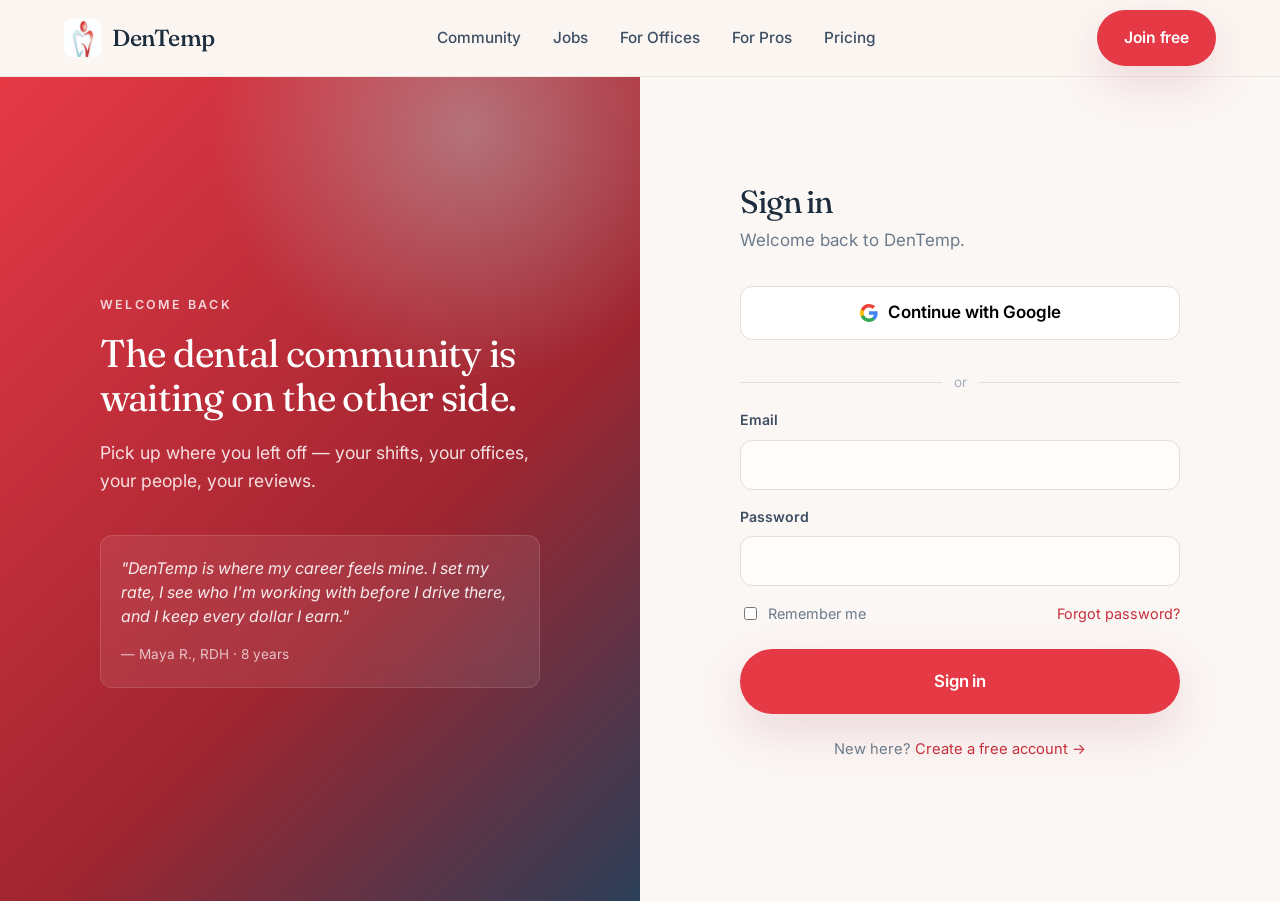
<file: sign-in.html>
<!doctype html>
<html lang="en">
<head>
  <meta charset="utf-8" />
  <meta name="viewport" content="width=device-width,initial-scale=1" />
  <title>Sign In — DenTemp</title>
  <meta name="description" content="Sign in to DenTemp to find shifts, post jobs, and connect with the dental community." />
  <link rel="preconnect" href="https://fonts.googleapis.com" />
  <link rel="preconnect" href="https://fonts.gstatic.com" crossorigin />
  <link href="https://fonts.googleapis.com/css2?family=Fraunces:ital,opsz,wght@0,9..144,400;0,9..144,500;1,9..144,400&family=Inter:wght@400;500;600;700&display=swap" rel="stylesheet" />
  <link rel="stylesheet" href="styles/main.css" />
</head>
<body>
  <a href="#main" class="skip-link">Skip to main content</a>

  <header class="site-header" role="banner">
    <div class="container nav">
      <a href="index.html" class="brand" aria-label="DenTemp home">
        <span class="brand-mark" aria-hidden="true"><span>D</span></span>
        <span>DenTemp</span>
      </a>
      <nav aria-label="Primary">
        <ul class="nav-links">
          <li><a href="community.html">Community</a></li>
          <li><a href="jobs.html">Jobs</a></li>
          <li><a href="for-offices.html">For Offices</a></li>
          <li><a href="for-professionals.html">For Pros</a></li>
          <li><a href="pricing.html">Pricing</a></li>
        </ul>
      </nav>
      <div class="nav-cta nav-cta-desktop">
        <a href="sign-up.html" class="btn btn-primary">Join free</a>
      </div>
      <button class="nav-toggle" aria-label="Open menu" aria-controls="mobile-nav" aria-expanded="false"><span aria-hidden="true"></span></button>
    </div>
    <div id="mobile-nav" class="nav-mobile">
      <ul><li><a href="community.html">Community</a></li><li><a href="jobs.html">Jobs</a></li><li><a href="for-offices.html">For Offices</a></li><li><a href="for-professionals.html">For Pros</a></li><li><a href="pricing.html">Pricing</a></li></ul>
      <div class="nav-mobile-cta"><a href="sign-up.html" class="btn btn-primary">Join free</a></div>
    </div>
  </header>

  <main id="main">
    <div class="auth-wrap">
      <aside class="auth-visual" aria-hidden="true">
        <div class="auth-visual-inner">
          <span class="eyebrow" style="color: rgba(255,255,255,.8);">Welcome back</span>
          <h2>The dental community is waiting on the other side.</h2>
          <p>Pick up where you left off — your shifts, your offices, your people, your reviews.</p>
          <div class="auth-quote">
            <blockquote>"DenTemp is where my career feels mine. I set my rate, I see who I'm working with before I drive there, and I keep every dollar I earn."</blockquote>
            <cite>— Maya R., RDH · 8 years</cite>
          </div>
        </div>
      </aside>

      <section class="auth-form-side">
        <div class="auth-card">
          <h1>Sign in</h1>
          <p>Welcome back to DenTemp.</p>

          <button class="oauth-btn" type="button">
            <svg width="18" height="18" viewBox="0 0 18 18"><path fill="#4285F4" d="M17.64 9.2c0-.637-.057-1.251-.164-1.84H9v3.481h4.844c-.209 1.125-.843 2.078-1.796 2.717v2.258h2.908c1.702-1.567 2.684-3.874 2.684-6.615z"/><path fill="#34A853" d="M9 18c2.43 0 4.467-.806 5.956-2.18l-2.908-2.259c-.806.54-1.837.86-3.048.86-2.344 0-4.328-1.584-5.036-3.711H.957v2.332C2.438 15.983 5.482 18 9 18z"/><path fill="#FBBC05" d="M3.964 10.71A5.41 5.41 0 0 1 3.682 9c0-.593.102-1.17.282-1.71V4.958H.957A8.996 8.996 0 0 0 0 9c0 1.452.348 2.827.957 4.042l3.007-2.332z"/><path fill="#EA4335" d="M9 3.58c1.321 0 2.508.454 3.44 1.345l2.582-2.58C13.463.891 11.426 0 9 0 5.482 0 2.438 2.017.957 4.958L3.964 7.29C4.672 5.163 6.656 3.58 9 3.58z"/></svg>
            Continue with Google
          </button>

          <div class="oauth-divider">or</div>

          <form id="signin-form" novalidate>
            <div class="field">
              <label for="email">Email</label>
              <input id="email" name="email" type="email" autocomplete="email" required />
            </div>
            <div class="field">
              <label for="password">Password</label>
              <input id="password" name="password" type="password" autocomplete="current-password" required />
            </div>
            <div style="display:flex; justify-content:space-between; align-items:center; margin-bottom: 24px;">
              <label style="display:flex; align-items:center; gap:8px; font-size:.9rem; color:var(--ink-500);">
                <input type="checkbox" style="accent-color: var(--rose-500);"> Remember me
              </label>
              <a href="#" style="font-size:.9rem;">Forgot password?</a>
            </div>
            <button type="submit" class="btn btn-primary btn-lg" style="width:100%;">Sign in</button>
          </form>

          <p class="auth-footer">
            New here? <a href="sign-up.html">Create a free account →</a>
          </p>
        </div>
      </section>
    </div>
  </main>

  <script src="scripts/main.js" defer></script>
  <script>
    document.getElementById('signin-form')?.addEventListener('submit', (e) => {
      e.preventDefault();
      location.href = 'community.html';
    });
  </script>
</body>
</html>
</file>
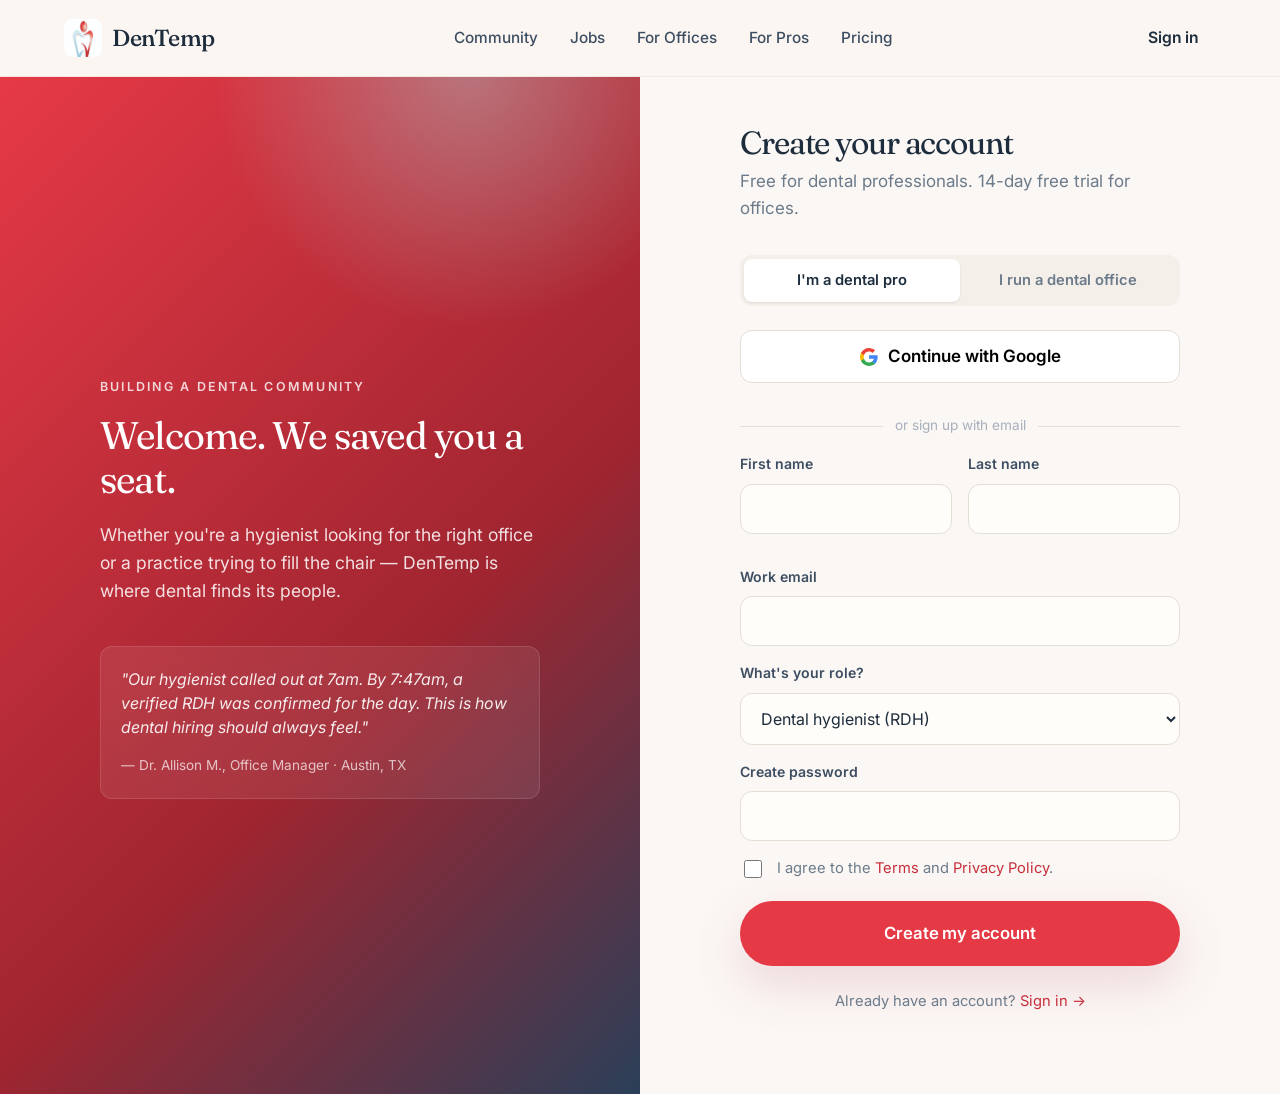
<file: sign-up.html>
<!doctype html>
<html lang="en">
<head>
  <meta charset="utf-8" />
  <meta name="viewport" content="width=device-width,initial-scale=1" />
  <title>Join DenTemp — Build a Dental Community Together</title>
  <meta name="description" content="Join DenTemp free as a dental professional or start a 14-day trial for your office. Find shifts, hire faster, and join the community." />
  <link rel="preconnect" href="https://fonts.googleapis.com" />
  <link rel="preconnect" href="https://fonts.gstatic.com" crossorigin />
  <link href="https://fonts.googleapis.com/css2?family=Fraunces:ital,opsz,wght@0,9..144,400;0,9..144,500;1,9..144,400&family=Inter:wght@400;500;600;700&display=swap" rel="stylesheet" />
  <link rel="stylesheet" href="styles/main.css" />
</head>
<body>
  <a href="#main" class="skip-link">Skip to main content</a>

  <header class="site-header" role="banner">
    <div class="container nav">
      <a href="index.html" class="brand" aria-label="DenTemp home">
        <span class="brand-mark" aria-hidden="true"><span>D</span></span>
        <span>DenTemp</span>
      </a>
      <nav aria-label="Primary">
        <ul class="nav-links">
          <li><a href="community.html">Community</a></li>
          <li><a href="jobs.html">Jobs</a></li>
          <li><a href="for-offices.html">For Offices</a></li>
          <li><a href="for-professionals.html">For Pros</a></li>
          <li><a href="pricing.html">Pricing</a></li>
        </ul>
      </nav>
      <div class="nav-cta nav-cta-desktop">
        <a href="sign-in.html" class="btn btn-ghost">Sign in</a>
      </div>
      <button class="nav-toggle" aria-label="Open menu" aria-controls="mobile-nav" aria-expanded="false"><span aria-hidden="true"></span></button>
    </div>
    <div id="mobile-nav" class="nav-mobile">
      <ul><li><a href="community.html">Community</a></li><li><a href="jobs.html">Jobs</a></li><li><a href="for-offices.html">For Offices</a></li><li><a href="for-professionals.html">For Pros</a></li><li><a href="pricing.html">Pricing</a></li></ul>
      <div class="nav-mobile-cta"><a href="sign-in.html" class="btn btn-secondary">Sign in</a></div>
    </div>
  </header>

  <main id="main">
    <div class="auth-wrap">
      <aside class="auth-visual" aria-hidden="true">
        <div class="auth-visual-inner">
          <span class="eyebrow" style="color: rgba(255,255,255,.8);">Building a Dental Community</span>
          <h2>Welcome. We saved you a seat.</h2>
          <p>Whether you're a hygienist looking for the right office or a practice trying to fill the chair — DenTemp is where dental finds its people.</p>
          <div class="auth-quote">
            <blockquote>"Our hygienist called out at 7am. By 7:47am, a verified RDH was confirmed for the day. This is how dental hiring should always feel."</blockquote>
            <cite>— Dr. Allison M., Office Manager · Austin, TX</cite>
          </div>
        </div>
      </aside>

      <section class="auth-form-side">
        <div class="auth-card">
          <h1>Create your account</h1>
          <p>Free for dental professionals. 14-day free trial for offices.</p>

          <div class="role-toggle" role="tablist" aria-label="Account type">
            <button type="button" class="active" data-role="pro">I'm a dental pro</button>
            <button type="button" data-role="office">I run a dental office</button>
          </div>

          <button class="oauth-btn" type="button">
            <svg width="18" height="18" viewBox="0 0 18 18"><path fill="#4285F4" d="M17.64 9.2c0-.637-.057-1.251-.164-1.84H9v3.481h4.844c-.209 1.125-.843 2.078-1.796 2.717v2.258h2.908c1.702-1.567 2.684-3.874 2.684-6.615z"/><path fill="#34A853" d="M9 18c2.43 0 4.467-.806 5.956-2.18l-2.908-2.259c-.806.54-1.837.86-3.048.86-2.344 0-4.328-1.584-5.036-3.711H.957v2.332C2.438 15.983 5.482 18 9 18z"/><path fill="#FBBC05" d="M3.964 10.71A5.41 5.41 0 0 1 3.682 9c0-.593.102-1.17.282-1.71V4.958H.957A8.996 8.996 0 0 0 0 9c0 1.452.348 2.827.957 4.042l3.007-2.332z"/><path fill="#EA4335" d="M9 3.58c1.321 0 2.508.454 3.44 1.345l2.582-2.58C13.463.891 11.426 0 9 0 5.482 0 2.438 2.017.957 4.958L3.964 7.29C4.672 5.163 6.656 3.58 9 3.58z"/></svg>
            Continue with Google
          </button>

          <div class="oauth-divider">or sign up with email</div>

          <form id="signup-form" novalidate>
            <div class="form-row">
              <div class="field">
                <label for="first">First name</label>
                <input id="first" name="first" type="text" autocomplete="given-name" required />
              </div>
              <div class="field">
                <label for="last">Last name</label>
                <input id="last" name="last" type="text" autocomplete="family-name" required />
              </div>
            </div>
            <div class="field">
              <label for="email">Work email</label>
              <input id="email" name="email" type="email" autocomplete="email" required />
            </div>
            <div class="field" data-role-pro>
              <label for="role-pro">What's your role?</label>
              <select id="role-pro" name="role-pro">
                <option>Dental hygienist (RDH)</option>
                <option>Dental assistant (DA)</option>
                <option>Dentist (DDS/DMD)</option>
                <option>Front office</option>
                <option>Student / new grad</option>
              </select>
            </div>
            <div class="field" data-role-office hidden>
              <label for="office-name">Office name</label>
              <input id="office-name" name="office-name" type="text" placeholder="e.g., Smile Studio Dental" />
            </div>
            <div class="field">
              <label for="password">Create password</label>
              <input id="password" name="password" type="password" autocomplete="new-password" required />
            </div>
            <div class="checkbox-row">
              <input id="terms" type="checkbox" required />
              <label for="terms">I agree to the <a href="#">Terms</a> and <a href="#">Privacy Policy</a>.</label>
            </div>
            <button type="submit" class="btn btn-primary btn-lg" style="width:100%;">Create my account</button>
          </form>

          <p class="auth-footer">
            Already have an account? <a href="sign-in.html">Sign in →</a>
          </p>
        </div>
      </section>
    </div>
  </main>

  <script src="scripts/main.js" defer></script>
  <script>
    const toggle = document.querySelectorAll('.role-toggle button');
    const proField = document.querySelector('[data-role-pro]');
    const officeField = document.querySelector('[data-role-office]');
    toggle.forEach((b) => {
      b.addEventListener('click', () => {
        toggle.forEach((x) => x.classList.remove('active'));
        b.classList.add('active');
        const role = b.dataset.role;
        if (role === 'pro') { proField.hidden = false; officeField.hidden = true; }
        else { proField.hidden = true; officeField.hidden = false; }
      });
    });
    document.getElementById('signup-form')?.addEventListener('submit', (e) => {
      e.preventDefault();
      location.href = 'community.html';
    });
  </script>
</body>
</html>
</file>
<file: styles/main.css>
/* ============================================
   DenTemp — Design System
   Clean. Feminine. Modern. Warm.
   ============================================ */

:root {
  /* Palette — watermelon red + light blue */
  --rose-50:  #FEF3F4;   /* very light watermelon tint */
  --rose-100: #FCE2E5;
  --rose-200: #F7C0C6;
  --rose-300: #F09BA5;
  --rose-400: #EC6F7C;
  --rose-500: #E63946;   /* watermelon — primary */
  --rose-600: #C72E3B;
  --rose-700: #9F2530;
  --rose-800: #7A1D24;

  --gold-300: #C8E7E8;   /* repurposed: light blue scale */
  --gold-400: #B5DFE1;
  --gold-500: #A8DADC;   /* light blue — accent (matched to brand) */
  --gold-600: #7AC1C5;

  --cream-50:  #FFFDFA;
  --cream-100: #FBF7F4;  /* warm off-white — page bg */
  --cream-200: #F4EFE9;
  --cream-300: #E5DED5;

  --ink-900: #1D2D3D;    /* deep slate — body text, pairs with light blue */
  --ink-700: #3D4E62;
  --ink-500: #6C7B8B;    /* muted */
  --ink-300: #A6B0BD;

  --success: #2A9D8F;
  --white:   #FFFFFF;

  /* Type */
  --font-display: 'Fraunces', 'Playfair Display', Georgia, serif;
  --font-body:    'Inter', -apple-system, BlinkMacSystemFont, system-ui, 'Segoe UI', sans-serif;

  /* Spacing (8px base) */
  --s-1: 4px;  --s-2: 8px;  --s-3: 12px; --s-4: 16px;
  --s-5: 20px; --s-6: 24px; --s-8: 32px; --s-10: 40px;
  --s-12: 48px; --s-16: 64px; --s-20: 80px; --s-24: 96px; --s-32: 128px;

  /* Radii */
  --r-sm: 8px; --r-md: 12px; --r-lg: 20px; --r-xl: 32px; --r-full: 999px;

  /* Shadows */
  --shadow-sm: 0 1px 2px rgba(42,42,53,.04), 0 1px 3px rgba(42,42,53,.06);
  --shadow-md: 0 4px 12px rgba(42,42,53,.06), 0 2px 4px rgba(42,42,53,.04);
  --shadow-lg: 0 12px 32px rgba(42,42,53,.08), 0 4px 8px rgba(42,42,53,.04);
  --shadow-rose: 0 18px 48px rgba(184,92,122,.20);

  /* Layout */
  --container: 1200px;
  --container-narrow: 880px;
  --header-h: 76px;

  /* Motion */
  --ease: cubic-bezier(.2,.7,.2,1);
}

/* ============================================
   Base / Reset
   ============================================ */
*, *::before, *::after { box-sizing: border-box; }
html { scroll-behavior: smooth; -webkit-text-size-adjust: 100%; }
body {
  margin: 0;
  font-family: var(--font-body);
  font-size: 17px;
  line-height: 1.6;
  color: var(--ink-900);
  background: var(--cream-100);
  -webkit-font-smoothing: antialiased;
  -moz-osx-font-smoothing: grayscale;
}

img, svg, video { max-width: 100%; display: block; }
a { color: var(--rose-600); text-decoration: none; transition: color .2s var(--ease); }
a:hover { color: var(--rose-700); }
button { font: inherit; cursor: pointer; }

h1, h2, h3, h4 {
  font-family: var(--font-display);
  font-weight: 500;
  letter-spacing: -0.02em;
  color: var(--ink-900);
  margin: 0 0 var(--s-4);
  line-height: 1.1;
}

h1 { font-size: clamp(2.4rem, 5.4vw, 4.2rem); font-weight: 400; letter-spacing: -0.035em; }
h2 { font-size: clamp(1.9rem, 3.4vw, 2.8rem); font-weight: 400; }
h3 { font-size: clamp(1.3rem, 2vw, 1.55rem); font-weight: 500; }
h4 { font-size: 1.05rem; font-weight: 600; font-family: var(--font-body); letter-spacing: 0; }

p { margin: 0 0 var(--s-4); color: var(--ink-700); }
.lede { font-size: 1.2rem; color: var(--ink-700); line-height: 1.55; }

::selection { background: var(--rose-200); color: var(--rose-800); }

:focus-visible {
  outline: 3px solid var(--rose-400);
  outline-offset: 3px;
  border-radius: 4px;
}

/* Skip link for ADA */
.skip-link {
  position: absolute;
  left: -9999px;
  top: 8px;
  background: var(--ink-900);
  color: var(--white);
  padding: 10px 16px;
  border-radius: var(--r-sm);
  z-index: 1000;
}
.skip-link:focus { left: 8px; }

/* ============================================
   Layout
   ============================================ */
.container {
  max-width: var(--container);
  margin: 0 auto;
  padding: 0 var(--s-6);
}
.container-narrow { max-width: var(--container-narrow); margin: 0 auto; padding: 0 var(--s-6); }

section { padding: var(--s-24) 0; }
@media (max-width: 720px) { section { padding: var(--s-16) 0; } }

.eyebrow {
  display: inline-block;
  font-size: 0.78rem;
  letter-spacing: 0.18em;
  text-transform: uppercase;
  font-weight: 600;
  color: var(--rose-600);
  margin-bottom: var(--s-4);
}

.section-head { text-align: center; max-width: 680px; margin: 0 auto var(--s-12); }
.section-head p { font-size: 1.1rem; color: var(--ink-500); }

/* ============================================
   Buttons
   ============================================ */
.btn {
  display: inline-flex;
  align-items: center;
  justify-content: center;
  gap: var(--s-2);
  padding: 14px 26px;
  border-radius: var(--r-full);
  font-weight: 600;
  font-size: 0.98rem;
  letter-spacing: -0.01em;
  border: 1.5px solid transparent;
  transition: all .25s var(--ease);
  cursor: pointer;
  text-align: center;
  white-space: nowrap;
}
.btn-primary {
  background: var(--rose-500);
  color: var(--white);
  box-shadow: var(--shadow-rose);
}
.btn-primary:hover {
  background: var(--rose-600);
  transform: translateY(-1px);
  color: var(--white);
  box-shadow: 0 22px 56px rgba(184,92,122,.28);
}
.btn-secondary {
  background: var(--white);
  color: var(--ink-900);
  border-color: var(--cream-300);
}
.btn-secondary:hover {
  border-color: var(--rose-300);
  color: var(--rose-700);
  transform: translateY(-1px);
}
.btn-ghost {
  background: transparent;
  color: var(--ink-900);
  padding: 10px 16px;
}
.btn-ghost:hover { color: var(--rose-600); }
.btn-lg { padding: 18px 32px; font-size: 1.05rem; }
.btn-arrow::after {
  content: "→";
  margin-left: 4px;
  transition: transform .25s var(--ease);
}
.btn-arrow:hover::after { transform: translateX(4px); }

/* ============================================
   Header / Nav
   ============================================ */
.site-header {
  position: sticky;
  top: 0;
  z-index: 100;
  background: rgba(250, 246, 242, 0.82);
  backdrop-filter: saturate(180%) blur(14px);
  -webkit-backdrop-filter: saturate(180%) blur(14px);
  border-bottom: 1px solid rgba(232, 221, 211, 0.6);
}
.nav {
  height: var(--header-h);
  display: flex;
  align-items: center;
  justify-content: space-between;
}
.brand {
  display: inline-flex;
  align-items: center;
  gap: 10px;
  font-family: var(--font-display);
  font-size: 1.45rem;
  font-weight: 500;
  letter-spacing: -0.02em;
  color: var(--ink-900);
}
.brand:hover { color: var(--ink-900); }
.brand-mark {
  width: 32px; height: 32px;
  border-radius: 10px;
  background: linear-gradient(135deg, var(--rose-500), var(--gold-500));
  display: inline-flex; align-items: center; justify-content: center;
  color: var(--white);
  font-family: var(--font-display);
  font-weight: 600;
  font-size: 1rem;
  letter-spacing: 0;
  box-shadow: var(--shadow-rose);
}
.nav-links {
  display: flex;
  align-items: center;
  gap: var(--s-8);
  list-style: none;
  margin: 0; padding: 0;
}
.nav-links a {
  color: var(--ink-700);
  font-weight: 500;
  font-size: 0.96rem;
  position: relative;
}
.nav-links a:hover { color: var(--rose-600); }
.nav-links a[aria-current="page"]::after {
  content: "";
  position: absolute;
  bottom: -6px; left: 0; right: 0;
  height: 2px;
  background: var(--rose-500);
  border-radius: 2px;
}
.nav-cta { display: flex; align-items: center; gap: var(--s-3); }

.nav-toggle {
  display: none;
  background: none;
  border: 0;
  width: 44px; height: 44px;
  align-items: center; justify-content: center;
  border-radius: var(--r-sm);
}
.nav-toggle span {
  display: block;
  width: 22px; height: 2px;
  background: var(--ink-900);
  position: relative;
  transition: all .25s var(--ease);
}
.nav-toggle span::before,
.nav-toggle span::after {
  content: "";
  position: absolute; left: 0;
  width: 22px; height: 2px;
  background: var(--ink-900);
  transition: all .25s var(--ease);
}
.nav-toggle span::before { top: -7px; }
.nav-toggle span::after  { top: 7px; }
.nav-toggle[aria-expanded="true"] span { background: transparent; }
.nav-toggle[aria-expanded="true"] span::before { top: 0; transform: rotate(45deg); }
.nav-toggle[aria-expanded="true"] span::after  { top: 0; transform: rotate(-45deg); }

@media (max-width: 920px) {
  .nav-toggle { display: inline-flex; }
  .nav-links, .nav-cta-desktop { display: none; }
  .nav-mobile {
    position: fixed;
    top: var(--header-h);
    left: 0; right: 0;
    background: var(--cream-100);
    border-bottom: 1px solid var(--cream-300);
    padding: var(--s-6) var(--s-6) var(--s-8);
    transform: translateY(-110%);
    transition: transform .3s var(--ease);
    box-shadow: var(--shadow-lg);
  }
  .nav-mobile.open { transform: translateY(0); }
  .nav-mobile ul {
    list-style: none; margin: 0; padding: 0;
    display: flex; flex-direction: column; gap: var(--s-2);
  }
  .nav-mobile a {
    display: block;
    padding: var(--s-4) var(--s-3);
    font-size: 1.1rem;
    color: var(--ink-900);
    border-bottom: 1px solid var(--cream-200);
  }
  .nav-mobile-cta { display: flex; flex-direction: column; gap: var(--s-3); margin-top: var(--s-6); }
}
@media (min-width: 921px) {
  .nav-mobile { display: none; }
}

/* ============================================
   Hero
   ============================================ */
.hero {
  position: relative;
  padding: var(--s-20) 0 var(--s-24);
  overflow: hidden;
}
.hero::before {
  content: "";
  position: absolute;
  top: -20%; right: -10%;
  width: 620px; height: 620px;
  border-radius: 50%;
  background: radial-gradient(circle at center, rgba(236,196,206,.55), rgba(250,246,242,0) 65%);
  pointer-events: none;
  z-index: 0;
}
.hero::after {
  content: "";
  position: absolute;
  bottom: -30%; left: -10%;
  width: 520px; height: 520px;
  border-radius: 50%;
  background: radial-gradient(circle at center, rgba(212,165,116,.30), rgba(250,246,242,0) 65%);
  pointer-events: none;
  z-index: 0;
}
.hero-grid {
  position: relative;
  z-index: 1;
  display: grid;
  grid-template-columns: 1.05fr .95fr;
  gap: var(--s-16);
  align-items: center;
}
@media (max-width: 920px) {
  .hero-grid { grid-template-columns: 1fr; gap: var(--s-10); }
}

.hero-headline {
  font-size: clamp(2.6rem, 5.6vw, 4.4rem);
  margin-bottom: var(--s-6);
}
.hero-headline em {
  font-style: italic;
  background: linear-gradient(120deg, var(--rose-500), var(--gold-600) 80%);
  -webkit-background-clip: text;
  background-clip: text;
  color: transparent;
}
.hero-sub {
  font-size: 1.25rem;
  color: var(--ink-700);
  max-width: 540px;
  margin-bottom: var(--s-8);
  line-height: 1.55;
}
.hero-ctas { display: flex; gap: var(--s-3); flex-wrap: wrap; }
.hero-trust {
  margin-top: var(--s-10);
  display: flex;
  align-items: center;
  gap: var(--s-4);
  color: var(--ink-500);
  font-size: 0.92rem;
}
.hero-avatars { display: flex; }
.hero-avatars span {
  width: 36px; height: 36px;
  border-radius: 50%;
  border: 2.5px solid var(--cream-100);
  margin-left: -10px;
  background: linear-gradient(135deg, var(--rose-300), var(--gold-400));
}
.hero-avatars span:first-child { margin-left: 0; }
.hero-avatars span:nth-child(2) { background: linear-gradient(135deg, var(--rose-400), var(--rose-200)); }
.hero-avatars span:nth-child(3) { background: linear-gradient(135deg, var(--gold-500), var(--rose-300)); }
.hero-avatars span:nth-child(4) { background: linear-gradient(135deg, var(--rose-600), var(--gold-400)); }

/* Hero visual — illustrated phone/dashboard card */
.hero-visual {
  position: relative;
  aspect-ratio: 4 / 5;
  border-radius: var(--r-xl);
  background: linear-gradient(160deg, var(--rose-100) 0%, var(--cream-200) 60%, var(--gold-300) 100%);
  box-shadow: var(--shadow-lg);
  display: flex;
  align-items: center;
  justify-content: center;
  overflow: hidden;
}
.hero-card {
  position: relative;
  width: 78%;
  background: var(--white);
  border-radius: var(--r-lg);
  padding: var(--s-6);
  box-shadow: var(--shadow-lg);
}
.hero-card-row {
  display: flex; align-items: center; gap: var(--s-3);
  padding: var(--s-3) 0;
  border-bottom: 1px solid var(--cream-200);
}
.hero-card-row:last-child { border-bottom: 0; }
.hero-avatar-lg {
  width: 44px; height: 44px;
  border-radius: 50%;
  background: linear-gradient(135deg, var(--rose-400), var(--gold-500));
  flex-shrink: 0;
}
.hero-card-row .meta { flex: 1; min-width: 0; }
.hero-card-row .meta strong { display: block; font-size: 0.95rem; color: var(--ink-900); }
.hero-card-row .meta span { font-size: 0.82rem; color: var(--ink-500); }
.hero-card-row .pill {
  font-size: 0.72rem;
  background: var(--rose-50);
  color: var(--rose-700);
  padding: 4px 10px;
  border-radius: var(--r-full);
  font-weight: 600;
  letter-spacing: .02em;
}
.hero-card-row .pill.gold { background: #E4F3F3; color: var(--gold-600); }
.hero-card-row .pill.sage { background: #E6F5F0; color: var(--success); }

.hero-badge {
  position: absolute;
  background: var(--white);
  border-radius: var(--r-full);
  padding: 10px 16px;
  font-size: 0.85rem;
  font-weight: 600;
  box-shadow: var(--shadow-md);
  display: inline-flex;
  align-items: center;
  gap: 8px;
}
.hero-badge .dot {
  width: 8px; height: 8px;
  border-radius: 50%;
  background: var(--success);
  box-shadow: 0 0 0 4px rgba(122,155,134,.18);
  animation: pulse 2s var(--ease) infinite;
}
@keyframes pulse {
  0%,100% { box-shadow: 0 0 0 4px rgba(122,155,134,.18); }
  50%     { box-shadow: 0 0 0 8px rgba(122,155,134,.04); }
}
.hero-badge.top { top: 5%; left: -6%; }
.hero-badge.bottom { bottom: 6%; right: -4%; background: var(--rose-500); color: var(--white); }
.hero-badge.bottom .dot { background: var(--white); box-shadow: 0 0 0 4px rgba(255,255,255,.25); }

/* ============================================
   Trust strip
   ============================================ */
.trust-strip {
  padding: var(--s-10) 0;
  background: var(--white);
  border-top: 1px solid var(--cream-200);
  border-bottom: 1px solid var(--cream-200);
}
.trust-grid {
  display: grid;
  grid-template-columns: repeat(4, 1fr);
  gap: var(--s-8);
  align-items: center;
}
@media (max-width: 720px) { .trust-grid { grid-template-columns: repeat(2, 1fr); gap: var(--s-6); } }
.stat { text-align: center; }
.stat-num {
  font-family: var(--font-display);
  font-size: clamp(1.8rem, 3vw, 2.4rem);
  color: var(--rose-600);
  font-weight: 500;
  letter-spacing: -0.03em;
}
.stat-lbl { font-size: 0.85rem; color: var(--ink-500); letter-spacing: .04em; text-transform: uppercase; }

/* ============================================
   Three-column services
   ============================================ */
.services { background: var(--cream-100); }
.services-grid {
  display: grid;
  grid-template-columns: repeat(3, 1fr);
  gap: var(--s-6);
}
@media (max-width: 900px) { .services-grid { grid-template-columns: 1fr; } }
.service-card {
  background: var(--white);
  padding: var(--s-8);
  border-radius: var(--r-lg);
  border: 1px solid var(--cream-200);
  transition: all .3s var(--ease);
  position: relative;
  overflow: hidden;
}
.service-card:hover {
  transform: translateY(-4px);
  box-shadow: var(--shadow-lg);
  border-color: var(--rose-200);
}
.service-icon {
  width: 56px; height: 56px;
  border-radius: var(--r-md);
  background: var(--rose-50);
  color: var(--rose-600);
  display: inline-flex; align-items: center; justify-content: center;
  margin-bottom: var(--s-5);
  font-size: 1.5rem;
}
.service-card:nth-child(2) .service-icon { background: #E4F3F3; color: var(--gold-600); }
.service-card:nth-child(3) .service-icon { background: #E6F5F0; color: var(--success); }
.service-card h3 { margin-bottom: var(--s-3); }
.service-card p { font-size: 0.98rem; }
.service-card ul {
  list-style: none;
  padding: 0;
  margin: var(--s-5) 0 var(--s-6);
  display: flex; flex-direction: column; gap: 10px;
}
.service-card li {
  font-size: 0.95rem;
  padding-left: 26px;
  position: relative;
  color: var(--ink-700);
}
.service-card li::before {
  content: "";
  position: absolute;
  left: 0; top: 8px;
  width: 16px; height: 16px;
  border-radius: 50%;
  background: var(--rose-100);
  background-image: url("data:image/svg+xml;utf8,<svg xmlns='http://www.w3.org/2000/svg' width='10' height='10' viewBox='0 0 24 24' fill='none' stroke='%23C72E3B' stroke-width='3.5' stroke-linecap='round' stroke-linejoin='round'><polyline points='20 6 9 17 4 12'/></svg>");
  background-position: center;
  background-repeat: no-repeat;
}
.service-link {
  display: inline-flex;
  align-items: center;
  gap: 6px;
  font-weight: 600;
  color: var(--rose-600);
  font-size: 0.95rem;
}
.service-link::after {
  content: "→";
  transition: transform .2s var(--ease);
}
.service-link:hover::after { transform: translateX(3px); }

/* ============================================
   How it works
   ============================================ */
.how { background: var(--cream-200); }
.tabs {
  display: inline-flex;
  background: var(--white);
  padding: 6px;
  border-radius: var(--r-full);
  border: 1px solid var(--cream-300);
  margin: 0 auto var(--s-12);
  box-shadow: var(--shadow-sm);
}
.tabs button {
  background: transparent;
  border: 0;
  padding: 10px 22px;
  border-radius: var(--r-full);
  font-weight: 600;
  font-size: 0.95rem;
  color: var(--ink-500);
  transition: all .25s var(--ease);
}
.tabs button[aria-selected="true"] {
  background: var(--rose-500);
  color: var(--white);
  box-shadow: var(--shadow-rose);
}
.tabs-wrap { text-align: center; }
.steps {
  display: grid;
  grid-template-columns: repeat(3, 1fr);
  gap: var(--s-6);
  counter-reset: step;
}
@media (max-width: 900px) { .steps { grid-template-columns: 1fr; } }
.step {
  background: var(--white);
  padding: var(--s-8);
  border-radius: var(--r-lg);
  position: relative;
  border: 1px solid var(--cream-200);
}
.step-num {
  display: inline-flex;
  align-items: center; justify-content: center;
  width: 44px; height: 44px;
  border-radius: 50%;
  background: linear-gradient(135deg, var(--rose-500), var(--gold-500));
  color: var(--white);
  font-family: var(--font-display);
  font-size: 1.2rem;
  font-weight: 500;
  margin-bottom: var(--s-5);
  box-shadow: var(--shadow-rose);
}
.step h3 { margin-bottom: var(--s-2); }
.tab-panel { display: none; }
.tab-panel.active { display: block; animation: fadeIn .3s var(--ease); }
@keyframes fadeIn { from { opacity: 0; transform: translateY(4px); } to { opacity: 1; transform: none; } }

/* ============================================
   Why DenTemp (feature grid)
   ============================================ */
.features-grid {
  display: grid;
  grid-template-columns: repeat(2, 1fr);
  gap: var(--s-6);
}
@media (max-width: 720px) { .features-grid { grid-template-columns: 1fr; } }
.feature {
  display: flex;
  gap: var(--s-5);
  align-items: flex-start;
  padding: var(--s-6);
  background: var(--white);
  border-radius: var(--r-lg);
  border: 1px solid var(--cream-200);
}
.feature-ico {
  width: 48px; height: 48px;
  border-radius: var(--r-md);
  flex-shrink: 0;
  background: var(--rose-50);
  color: var(--rose-600);
  display: inline-flex; align-items: center; justify-content: center;
}
.feature h4 { margin-bottom: 6px; font-size: 1.1rem; }
.feature p { margin: 0; font-size: 0.95rem; color: var(--ink-500); }

/* ============================================
   Testimonials
   ============================================ */
.testimonials { background: var(--rose-50); }
.testimonials-grid {
  display: grid;
  grid-template-columns: repeat(2, 1fr);
  gap: var(--s-6);
}
@media (max-width: 800px) { .testimonials-grid { grid-template-columns: 1fr; } }
.quote {
  background: var(--white);
  border-radius: var(--r-lg);
  padding: var(--s-8);
  position: relative;
  box-shadow: var(--shadow-sm);
}
.quote::before {
  content: "“";
  position: absolute;
  top: -10px; left: var(--s-6);
  font-family: var(--font-display);
  font-size: 5rem;
  color: var(--rose-200);
  line-height: 1;
}
.quote blockquote {
  margin: 0 0 var(--s-5);
  font-size: 1.08rem;
  line-height: 1.6;
  color: var(--ink-900);
  position: relative;
}
.quote-author {
  display: flex; align-items: center; gap: var(--s-3);
}
.quote-author .av {
  width: 44px; height: 44px;
  border-radius: 50%;
  background: linear-gradient(135deg, var(--rose-400), var(--gold-500));
  flex-shrink: 0;
}
.quote-author strong { display: block; color: var(--ink-900); font-size: 0.95rem; }
.quote-author span { color: var(--ink-500); font-size: 0.85rem; }

/* ============================================
   Pricing teaser
   ============================================ */
.pricing-teaser {
  background: linear-gradient(135deg, var(--ink-900) 0%, #2A3F58 100%);
  border-radius: var(--r-xl);
  padding: var(--s-16);
  color: var(--white);
  display: grid;
  grid-template-columns: 1.2fr 1fr;
  gap: var(--s-10);
  align-items: center;
  position: relative;
  overflow: hidden;
}
.pricing-teaser::before {
  content: "";
  position: absolute;
  top: -50%; right: -10%;
  width: 480px; height: 480px;
  border-radius: 50%;
  background: radial-gradient(circle, rgba(184,92,122,.5) 0%, transparent 70%);
}
.pricing-teaser h2 { color: var(--white); position: relative; }
.pricing-teaser p { color: rgba(255,255,255,.78); position: relative; }
@media (max-width: 800px) {
  .pricing-teaser { grid-template-columns: 1fr; padding: var(--s-10); }
}
.price-card {
  background: rgba(255,255,255,.06);
  border: 1px solid rgba(255,255,255,.12);
  backdrop-filter: blur(10px);
  border-radius: var(--r-lg);
  padding: var(--s-8);
  position: relative;
  z-index: 1;
}
.price-amt {
  font-family: var(--font-display);
  font-size: 3rem;
  color: var(--white);
  font-weight: 400;
  letter-spacing: -0.03em;
}
.price-amt span { font-size: 1rem; color: rgba(255,255,255,.6); font-family: var(--font-body); }
.price-card ul { list-style: none; padding: 0; margin: var(--s-5) 0; }
.price-card li {
  padding: 8px 0 8px 28px;
  position: relative;
  color: rgba(255,255,255,.85);
  font-size: 0.95rem;
}
.price-card li::before {
  content: "✓";
  position: absolute; left: 0; top: 8px;
  color: var(--gold-400);
  font-weight: 700;
}
.price-card .btn-primary { width: 100%; margin-top: var(--s-3); }

/* ============================================
   FAQ
   ============================================ */
.faq { background: var(--cream-100); }
.faq-list { max-width: 820px; margin: 0 auto; }
.faq-item {
  background: var(--white);
  border: 1px solid var(--cream-200);
  border-radius: var(--r-md);
  margin-bottom: var(--s-3);
  overflow: hidden;
  transition: all .25s var(--ease);
}
.faq-item:hover { border-color: var(--rose-200); }
.faq-item summary {
  list-style: none;
  cursor: pointer;
  padding: var(--s-5) var(--s-6);
  font-weight: 600;
  font-size: 1.04rem;
  color: var(--ink-900);
  display: flex;
  align-items: center;
  justify-content: space-between;
  gap: var(--s-4);
}
.faq-item summary::-webkit-details-marker { display: none; }
.faq-item summary::after {
  content: "";
  width: 12px; height: 12px;
  border-right: 2px solid var(--rose-500);
  border-bottom: 2px solid var(--rose-500);
  transform: rotate(45deg);
  flex-shrink: 0;
  transition: transform .25s var(--ease);
}
.faq-item[open] summary::after { transform: rotate(-135deg); }
.faq-item .a {
  padding: 0 var(--s-6) var(--s-6);
  color: var(--ink-500);
  font-size: 0.98rem;
  line-height: 1.65;
}

/* ============================================
   Contact form
   ============================================ */
.contact {
  background: linear-gradient(180deg, var(--cream-100) 0%, var(--cream-200) 100%);
}
.contact-grid {
  display: grid;
  grid-template-columns: 1fr 1.2fr;
  gap: var(--s-12);
  align-items: center;
}
@media (max-width: 900px) { .contact-grid { grid-template-columns: 1fr; gap: var(--s-8); } }
.contact-info h2 { margin-bottom: var(--s-4); }
.contact-info p { color: var(--ink-700); font-size: 1.05rem; }
.contact-meta {
  margin-top: var(--s-6);
  display: flex; flex-direction: column; gap: var(--s-4);
}
.contact-meta a, .contact-meta span {
  display: flex; align-items: center; gap: 12px;
  color: var(--ink-900);
  font-size: 0.98rem;
}
.contact-meta i {
  width: 36px; height: 36px;
  background: var(--rose-50);
  border-radius: var(--r-sm);
  color: var(--rose-600);
  display: inline-flex; align-items: center; justify-content: center;
  font-style: normal;
}
.form-card {
  background: var(--white);
  border-radius: var(--r-xl);
  padding: var(--s-10);
  box-shadow: var(--shadow-lg);
  border: 1px solid var(--cream-200);
}
@media (max-width: 720px) { .form-card { padding: var(--s-6); } }
.form-row {
  display: grid;
  grid-template-columns: 1fr 1fr;
  gap: var(--s-4);
  margin-bottom: var(--s-4);
}
@media (max-width: 600px) { .form-row { grid-template-columns: 1fr; } }
.field { margin-bottom: var(--s-4); }
.field label {
  display: block;
  font-size: 0.88rem;
  font-weight: 600;
  margin-bottom: var(--s-2);
  color: var(--ink-700);
}
.field label .req { color: var(--rose-600); }
.field input,
.field select,
.field textarea {
  width: 100%;
  padding: 14px 16px;
  border: 1.5px solid var(--cream-300);
  border-radius: var(--r-md);
  font-family: inherit;
  font-size: 1rem;
  color: var(--ink-900);
  background: var(--cream-50);
  transition: all .2s var(--ease);
}
.field input:focus,
.field select:focus,
.field textarea:focus {
  outline: none;
  border-color: var(--rose-400);
  background: var(--white);
  box-shadow: 0 0 0 4px rgba(184,92,122,.12);
}
.field textarea { resize: vertical; min-height: 120px; }
.field-error {
  display: none;
  color: var(--rose-600);
  font-size: 0.85rem;
  margin-top: 6px;
}
.field.error input,
.field.error select,
.field.error textarea {
  border-color: var(--rose-500);
  background: var(--rose-50);
}
.field.error .field-error { display: block; }
.checkbox-row {
  display: flex; align-items: flex-start; gap: var(--s-3);
  margin-bottom: var(--s-5);
}
.checkbox-row input { width: 18px; height: 18px; margin-top: 3px; accent-color: var(--rose-500); }
.checkbox-row label { font-size: 0.92rem; color: var(--ink-500); font-weight: 400; }
.form-success {
  display: none;
  padding: var(--s-5);
  background: #E6F5F0;
  color: #1E6B5F;
  border-radius: var(--r-md);
  border: 1px solid #B8DDD3;
  margin-bottom: var(--s-5);
  font-weight: 500;
}
.form-success.visible { display: block; }

/* ============================================
   Footer
   ============================================ */
.site-footer {
  background: var(--ink-900);
  color: rgba(255,255,255,.7);
  padding: var(--s-16) 0 var(--s-8);
}
.footer-grid {
  display: grid;
  grid-template-columns: 1.4fr 1fr 1fr 1fr;
  gap: var(--s-10);
  margin-bottom: var(--s-12);
}
@media (max-width: 800px) {
  .footer-grid { grid-template-columns: 1fr 1fr; gap: var(--s-8); }
}
@media (max-width: 480px) {
  .footer-grid { grid-template-columns: 1fr; }
}
.site-footer .brand { color: var(--white); }
.site-footer .brand:hover { color: var(--white); }
.footer-about p {
  color: rgba(255,255,255,.6);
  margin-top: var(--s-4);
  font-size: 0.95rem;
  max-width: 320px;
}
.footer-col h5 {
  color: var(--white);
  font-family: var(--font-body);
  font-size: 0.85rem;
  text-transform: uppercase;
  letter-spacing: .12em;
  margin-bottom: var(--s-4);
  font-weight: 600;
}
.footer-col ul { list-style: none; padding: 0; margin: 0; }
.footer-col li { margin-bottom: 10px; }
.footer-col a {
  color: rgba(255,255,255,.65);
  font-size: 0.95rem;
}
.footer-col a:hover { color: var(--white); }
.footer-bottom {
  display: flex;
  justify-content: space-between;
  align-items: center;
  padding-top: var(--s-6);
  border-top: 1px solid rgba(255,255,255,.1);
  font-size: 0.88rem;
  color: rgba(255,255,255,.5);
  flex-wrap: wrap; gap: var(--s-3);
}
.footer-bottom a { color: rgba(255,255,255,.7); }

/* ============================================
   Page hero (interior pages)
   ============================================ */
.page-hero {
  padding: var(--s-20) 0 var(--s-12);
  background: var(--cream-100);
  text-align: center;
  position: relative;
  overflow: hidden;
}
.page-hero::before {
  content: "";
  position: absolute;
  top: -40%; left: 50%;
  transform: translateX(-50%);
  width: 700px; height: 700px;
  border-radius: 50%;
  background: radial-gradient(circle, rgba(236,196,206,.4), transparent 65%);
}
.page-hero .container { position: relative; }
.page-hero h1 { max-width: 760px; margin: 0 auto var(--s-4); }
.page-hero p { max-width: 620px; margin: 0 auto; font-size: 1.15rem; color: var(--ink-500); }

/* ============================================
   Pricing page tiers
   ============================================ */
.tiers {
  display: grid;
  grid-template-columns: repeat(3, 1fr);
  gap: var(--s-6);
  margin-top: var(--s-10);
}
@media (max-width: 900px) { .tiers { grid-template-columns: 1fr; } }
.tier {
  background: var(--white);
  border-radius: var(--r-lg);
  padding: var(--s-10) var(--s-8);
  border: 1.5px solid var(--cream-200);
  position: relative;
  transition: all .25s var(--ease);
}
.tier.featured {
  border-color: var(--rose-500);
  box-shadow: var(--shadow-rose);
  transform: scale(1.02);
}
.tier-badge {
  position: absolute;
  top: -12px; left: 50%; transform: translateX(-50%);
  background: var(--rose-500);
  color: var(--white);
  font-size: 0.78rem;
  font-weight: 600;
  letter-spacing: .08em;
  text-transform: uppercase;
  padding: 6px 14px;
  border-radius: var(--r-full);
  box-shadow: var(--shadow-rose);
}
.tier h3 { font-family: var(--font-body); font-size: 1.1rem; font-weight: 600; letter-spacing: 0; color: var(--rose-600); text-transform: uppercase; }
.tier-price {
  font-family: var(--font-display);
  font-size: 3rem;
  color: var(--ink-900);
  font-weight: 400;
  letter-spacing: -0.03em;
  margin: var(--s-3) 0;
}
.tier-price small { font-size: 0.95rem; color: var(--ink-500); font-family: var(--font-body); }
.tier ul { list-style: none; padding: 0; margin: var(--s-6) 0 var(--s-8); }
.tier li {
  padding: 8px 0 8px 28px;
  position: relative;
  font-size: 0.95rem;
  color: var(--ink-700);
}
.tier li::before {
  content: "";
  position: absolute; left: 0; top: 12px;
  width: 16px; height: 16px;
  border-radius: 50%;
  background: var(--rose-100);
  background-image: url("data:image/svg+xml;utf8,<svg xmlns='http://www.w3.org/2000/svg' width='10' height='10' viewBox='0 0 24 24' fill='none' stroke='%23C72E3B' stroke-width='3.5' stroke-linecap='round' stroke-linejoin='round'><polyline points='20 6 9 17 4 12'/></svg>");
  background-position: center;
  background-repeat: no-repeat;
}
.tier .btn { width: 100%; }

/* ============================================
   Utilities & misc
   ============================================ */
.text-center { text-align: center; }
.mt-6 { margin-top: var(--s-6); }
.mt-8 { margin-top: var(--s-8); }
.cta-strip {
  text-align: center;
  padding: var(--s-12) var(--s-6);
  background: linear-gradient(135deg, var(--rose-500), var(--rose-700));
  color: var(--white);
  border-radius: var(--r-xl);
  margin: var(--s-12) 0;
}
.cta-strip h2 { color: var(--white); }
.cta-strip p { color: rgba(255,255,255,.85); max-width: 520px; margin: 0 auto var(--s-6); }
.cta-strip .btn-secondary { background: var(--white); color: var(--rose-700); border-color: var(--white); }
.cta-strip .btn-secondary:hover { background: var(--cream-100); color: var(--rose-800); }

/* ============================================
   Logo (actual brand mark from /assets)
   ============================================ */
.brand-mark {
  width: 38px;
  height: 38px;
  border-radius: var(--r-sm);
  background-color: var(--white);
  background-image: url("../assets/logo-square.jpg");
  background-size: 112% 150%;
  background-position: center 14%;
  background-repeat: no-repeat;
  box-shadow: none;
  display: inline-block;
  flex-shrink: 0;
}
.brand-mark span { display: none; }

/* Full DENTEMP wordmark style */
.brand-word {
  font-family: var(--font-body);
  font-weight: 700;
  letter-spacing: 0.04em;
  color: var(--rose-500);
  text-transform: uppercase;
  font-size: 1.4rem;
}
.brand-word + small {
  display: block;
  font-size: 0.62rem;
  letter-spacing: 0.18em;
  text-transform: uppercase;
  font-weight: 600;
  color: var(--ink-500);
  margin-top: -2px;
}

/* ============================================
   APP SHELL (signed-in product pages)
   ============================================ */
.app-shell {
  display: grid;
  grid-template-columns: 260px 1fr;
  min-height: calc(100vh - var(--header-h));
  background: var(--cream-100);
}
@media (max-width: 900px) { .app-shell { grid-template-columns: 1fr; } }

.app-sidebar {
  border-right: 1px solid var(--cream-300);
  background: var(--white);
  padding: var(--s-6) var(--s-4);
  position: sticky;
  top: var(--header-h);
  height: calc(100vh - var(--header-h));
  overflow-y: auto;
}
@media (max-width: 900px) { .app-sidebar { position: static; height: auto; border-right: 0; border-bottom: 1px solid var(--cream-300); } }

.app-sidebar nav { display: flex; flex-direction: column; gap: 4px; }
.app-sidebar a {
  display: flex;
  align-items: center;
  gap: var(--s-3);
  padding: 10px 14px;
  border-radius: var(--r-md);
  color: var(--ink-700);
  font-weight: 500;
  font-size: 0.95rem;
}
.app-sidebar a:hover { background: var(--cream-200); color: var(--ink-900); }
.app-sidebar a.active {
  background: var(--rose-50);
  color: var(--rose-600);
}
.app-sidebar a svg { flex-shrink: 0; }

.sidebar-section {
  font-size: 0.72rem;
  letter-spacing: 0.14em;
  text-transform: uppercase;
  color: var(--ink-300);
  font-weight: 600;
  padding: var(--s-5) 14px var(--s-2);
}

.app-main { padding: var(--s-8) var(--s-8) var(--s-12); }
@media (max-width: 720px) { .app-main { padding: var(--s-6) var(--s-4) var(--s-10); } }

.app-grid {
  display: grid;
  grid-template-columns: 1fr 320px;
  gap: var(--s-6);
  align-items: start;
}
@media (max-width: 1100px) { .app-grid { grid-template-columns: 1fr; } }

.app-card {
  background: var(--white);
  border: 1px solid var(--cream-300);
  border-radius: var(--r-lg);
  padding: var(--s-6);
}
.app-card-title {
  font-family: var(--font-display);
  font-size: 1.2rem;
  margin: 0 0 var(--s-4);
}

/* ============================================
   COMMUNITY FEED
   ============================================ */
.feed-head {
  display: flex; justify-content: space-between; align-items: center; gap: var(--s-4);
  flex-wrap: wrap;
  margin-bottom: var(--s-6);
}
.feed-head h1 { font-size: 2rem; margin: 0; }
.live-pill {
  display: inline-flex; align-items: center; gap: 8px;
  background: var(--rose-50);
  color: var(--rose-700);
  padding: 6px 14px;
  border-radius: var(--r-full);
  font-size: 0.85rem;
  font-weight: 600;
}
.live-pill .dot {
  width: 8px; height: 8px; border-radius: 50%;
  background: var(--rose-500);
  box-shadow: 0 0 0 4px rgba(230,57,70,.18);
  animation: pulse 2s var(--ease) infinite;
}

.filter-tabs {
  display: flex; gap: 8px; flex-wrap: wrap;
  margin-bottom: var(--s-5);
}
.filter-tabs button {
  background: var(--white);
  border: 1px solid var(--cream-300);
  border-radius: var(--r-full);
  padding: 8px 16px;
  font-size: 0.9rem;
  color: var(--ink-700);
  font-weight: 500;
  transition: all .2s var(--ease);
}
.filter-tabs button:hover { border-color: var(--rose-300); color: var(--rose-600); }
.filter-tabs button.active {
  background: var(--rose-500);
  border-color: var(--rose-500);
  color: var(--white);
}

/* Composer */
.composer {
  background: var(--white);
  border: 1px solid var(--cream-300);
  border-radius: var(--r-lg);
  padding: var(--s-5);
  margin-bottom: var(--s-5);
  display: flex; gap: var(--s-4);
}
.composer .avatar {
  width: 44px; height: 44px;
  border-radius: 50%;
  background: linear-gradient(135deg, var(--rose-400), var(--gold-500));
  flex-shrink: 0;
}
.composer-body { flex: 1; min-width: 0; }
.composer textarea {
  width: 100%;
  border: 0;
  resize: none;
  font: inherit;
  font-size: 1.05rem;
  padding: 8px 0;
  background: transparent;
  color: var(--ink-900);
  outline: none;
}
.composer textarea::placeholder { color: var(--ink-500); }
.composer-actions {
  display: flex; justify-content: space-between; align-items: center;
  margin-top: var(--s-3);
  padding-top: var(--s-3);
  border-top: 1px solid var(--cream-200);
}
.composer-tools { display: flex; gap: 4px; }
.composer-tool {
  background: transparent; border: 0;
  width: 36px; height: 36px;
  border-radius: var(--r-sm);
  display: inline-flex; align-items: center; justify-content: center;
  color: var(--ink-500);
  transition: all .2s var(--ease);
}
.composer-tool:hover { background: var(--rose-50); color: var(--rose-600); }
.char-count {
  font-size: 0.82rem;
  color: var(--ink-500);
  margin-right: var(--s-3);
}
.char-count.warn { color: var(--rose-600); font-weight: 600; }

/* Feed cards */
.feed { display: flex; flex-direction: column; gap: var(--s-4); }
.feed-card {
  background: var(--white);
  border: 1px solid var(--cream-300);
  border-radius: var(--r-lg);
  padding: var(--s-5) var(--s-6);
  transition: border-color .2s var(--ease);
}
.feed-card:hover { border-color: var(--rose-200); }

.feed-card-head {
  display: flex; gap: var(--s-3); align-items: flex-start;
  margin-bottom: var(--s-3);
}
.feed-avatar {
  width: 44px; height: 44px;
  border-radius: 50%;
  background: linear-gradient(135deg, var(--rose-400), var(--gold-500));
  flex-shrink: 0;
  position: relative;
}
.feed-avatar.is-online::after {
  content: "";
  position: absolute;
  right: -2px; bottom: -2px;
  width: 12px; height: 12px;
  border-radius: 50%;
  background: var(--success);
  border: 2px solid var(--white);
}
.feed-meta { flex: 1; min-width: 0; }
.feed-meta strong { color: var(--ink-900); font-weight: 600; }
.feed-meta .badge {
  display: inline-flex; align-items: center; gap: 4px;
  background: var(--gold-300);
  color: var(--blue-700, #3A7C82);
  padding: 2px 8px;
  border-radius: var(--r-full);
  font-size: 0.72rem;
  font-weight: 600;
  margin-left: 6px;
}
.feed-meta .timestamp { color: var(--ink-500); font-size: 0.88rem; margin-left: 6px; }
.feed-meta .subtitle { color: var(--ink-500); font-size: 0.88rem; }

.activity-tag {
  display: inline-flex; align-items: center; gap: 6px;
  font-size: 0.78rem;
  font-weight: 600;
  letter-spacing: 0.02em;
  padding: 4px 10px;
  border-radius: var(--r-full);
  text-transform: uppercase;
  flex-shrink: 0;
}
.activity-tag.t-join     { background: var(--rose-50); color: var(--rose-700); }
.activity-tag.t-job      { background: #E4F3F3; color: #3A7C82; }
.activity-tag.t-avail    { background: #E6F5F0; color: var(--success); }
.activity-tag.t-post     { background: var(--cream-200); color: var(--ink-700); }
.activity-tag.t-comment  { background: var(--cream-200); color: var(--ink-700); }
.activity-tag.t-profile  { background: var(--cream-200); color: var(--ink-700); }
.activity-tag.t-review   { background: var(--rose-50); color: var(--rose-700); }

.feed-body {
  font-size: 1.02rem;
  line-height: 1.55;
  color: var(--ink-900);
  margin: 0 0 var(--s-3);
  white-space: pre-wrap;
}
.feed-body a { color: var(--rose-600); font-weight: 500; }

.feed-media-grid {
  display: grid;
  grid-template-columns: repeat(2, 1fr);
  gap: 6px;
  margin: var(--s-3) 0;
  border-radius: var(--r-md);
  overflow: hidden;
}
.feed-media-grid.single { grid-template-columns: 1fr; }
.feed-media-grid .m {
  aspect-ratio: 16/10;
  background: linear-gradient(135deg, var(--rose-200), var(--gold-300));
  position: relative;
}
.feed-media-grid .m::after {
  content: "";
  position: absolute; inset: 0;
  background: radial-gradient(circle at 30% 40%, rgba(255,255,255,.4), transparent 60%);
}

.feed-actions {
  display: flex;
  gap: 4px;
  margin-top: var(--s-3);
  padding-top: var(--s-3);
  border-top: 1px solid var(--cream-200);
}
.feed-action {
  flex: 1;
  background: transparent;
  border: 0;
  padding: 8px;
  border-radius: var(--r-sm);
  display: inline-flex; align-items: center; justify-content: center; gap: 6px;
  color: var(--ink-500);
  font-size: 0.9rem;
  font-weight: 500;
  transition: all .15s var(--ease);
}
.feed-action:hover { background: var(--cream-100); color: var(--ink-900); }
.feed-action.hearted { color: var(--rose-500); }
.feed-action.hearted svg { fill: var(--rose-500); }
.feed-action svg { width: 18px; height: 18px; transition: transform .2s var(--ease); }
.feed-action:active svg { transform: scale(0.85); }
@keyframes heart-pop {
  0% { transform: scale(1); }
  35% { transform: scale(1.35); }
  60% { transform: scale(0.92); }
  100% { transform: scale(1); }
}
.feed-action.hearted svg { animation: heart-pop .35s var(--ease); }

/* "New posts" floating pill */
.new-posts-pill {
  position: sticky;
  top: calc(var(--header-h) + 12px);
  z-index: 50;
  display: none;
  margin: 0 auto var(--s-4);
  text-align: center;
}
.new-posts-pill button {
  background: var(--rose-500);
  color: var(--white);
  border: 0;
  padding: 8px 18px;
  border-radius: var(--r-full);
  font-weight: 600;
  font-size: 0.9rem;
  box-shadow: var(--shadow-rose);
  cursor: pointer;
}
.new-posts-pill.visible { display: block; animation: fadeIn .3s var(--ease); }

/* Sidebar widgets */
.widget {
  background: var(--white);
  border: 1px solid var(--cream-300);
  border-radius: var(--r-lg);
  padding: var(--s-5);
  margin-bottom: var(--s-4);
}
.widget h3 {
  font-family: var(--font-body);
  font-size: 0.82rem;
  letter-spacing: 0.14em;
  text-transform: uppercase;
  color: var(--ink-500);
  margin: 0 0 var(--s-4);
  font-weight: 600;
}
.who-row {
  display: flex; gap: var(--s-3); align-items: center;
  padding: 10px 0;
  border-bottom: 1px solid var(--cream-200);
}
.who-row:last-child { border-bottom: 0; }
.who-row .avatar {
  width: 36px; height: 36px;
  border-radius: 50%;
  background: linear-gradient(135deg, var(--rose-400), var(--gold-500));
  flex-shrink: 0;
}
.who-row .meta { flex: 1; min-width: 0; }
.who-row .meta strong { font-size: 0.92rem; display: block; }
.who-row .meta span { font-size: 0.82rem; color: var(--ink-500); }
.who-row .btn-mini {
  padding: 4px 12px;
  background: var(--ink-900);
  color: var(--white);
  border: 0;
  border-radius: var(--r-full);
  font-size: 0.78rem;
  font-weight: 600;
  cursor: pointer;
}
.who-row .btn-mini:hover { background: var(--rose-500); }

.trending-tag {
  display: block;
  padding: 10px 0;
  border-bottom: 1px solid var(--cream-200);
  font-size: 0.92rem;
  color: var(--ink-900);
  font-weight: 500;
}
.trending-tag:last-child { border-bottom: 0; }
.trending-tag span { display: block; color: var(--ink-500); font-size: 0.78rem; font-weight: 400; margin-top: 2px; }

/* ============================================
   AUTH PAGES
   ============================================ */
.auth-wrap {
  min-height: calc(100vh - var(--header-h));
  display: grid;
  grid-template-columns: 1fr 1fr;
  background: var(--cream-100);
}
@media (max-width: 900px) { .auth-wrap { grid-template-columns: 1fr; } }
.auth-visual {
  background: linear-gradient(135deg, var(--rose-500) 0%, var(--rose-700) 60%, #2A3F58 100%);
  color: var(--white);
  display: flex;
  align-items: center;
  justify-content: center;
  padding: var(--s-12);
  position: relative;
  overflow: hidden;
}
.auth-visual::before {
  content: "";
  position: absolute;
  top: -30%; right: -20%;
  width: 600px; height: 600px;
  border-radius: 50%;
  background: radial-gradient(circle, rgba(168,218,220,.4), transparent 60%);
}
.auth-visual-inner { position: relative; max-width: 440px; }
.auth-visual h2 {
  color: var(--white);
  font-size: 2.4rem;
  margin-bottom: var(--s-5);
  line-height: 1.15;
}
.auth-visual p { color: rgba(255,255,255,.85); font-size: 1.1rem; }
.auth-quote {
  margin-top: var(--s-10);
  padding: var(--s-5);
  background: rgba(255,255,255,.08);
  border-radius: var(--r-md);
  border: 1px solid rgba(255,255,255,.12);
  backdrop-filter: blur(10px);
}
.auth-quote blockquote { margin: 0 0 12px; font-size: 1rem; line-height: 1.5; color: rgba(255,255,255,.9); font-style: italic; }
.auth-quote cite { font-size: 0.85rem; color: rgba(255,255,255,.7); font-style: normal; }

.auth-form-side {
  display: flex;
  align-items: center;
  justify-content: center;
  padding: var(--s-12) var(--s-8);
}
.auth-card {
  max-width: 440px;
  width: 100%;
}
.auth-card h1 {
  font-size: 2rem;
  margin-bottom: 8px;
}
.auth-card > p {
  color: var(--ink-500);
  margin-bottom: var(--s-8);
}
.role-toggle {
  display: grid;
  grid-template-columns: 1fr 1fr;
  background: var(--cream-200);
  padding: 4px;
  border-radius: var(--r-md);
  margin-bottom: var(--s-6);
}
.role-toggle button {
  background: transparent;
  border: 0;
  padding: 10px 14px;
  border-radius: var(--r-sm);
  font-weight: 600;
  font-size: 0.92rem;
  color: var(--ink-500);
  transition: all .2s var(--ease);
}
.role-toggle button.active {
  background: var(--white);
  color: var(--ink-900);
  box-shadow: var(--shadow-sm);
}

.oauth-btn {
  width: 100%;
  background: var(--white);
  border: 1.5px solid var(--cream-300);
  padding: 12px;
  border-radius: var(--r-md);
  font-weight: 600;
  display: inline-flex;
  align-items: center;
  justify-content: center;
  gap: 10px;
  margin-bottom: var(--s-4);
  cursor: pointer;
  transition: all .2s var(--ease);
}
.oauth-btn:hover { border-color: var(--rose-300); background: var(--rose-50); }
.oauth-divider {
  display: flex; align-items: center; gap: var(--s-3);
  color: var(--ink-300); font-size: 0.85rem;
  margin: var(--s-4) 0;
}
.oauth-divider::before, .oauth-divider::after {
  content: ""; flex: 1; height: 1px; background: var(--cream-300);
}

.auth-footer {
  text-align: center;
  font-size: 0.92rem;
  color: var(--ink-500);
  margin-top: var(--s-6);
}

/* ============================================
   JOB BOARD
   ============================================ */
.search-bar {
  background: var(--white);
  border: 1px solid var(--cream-300);
  border-radius: var(--r-lg);
  padding: 10px;
  display: grid;
  grid-template-columns: 1.4fr 1fr 1fr auto;
  gap: 10px;
  margin-bottom: var(--s-6);
  box-shadow: var(--shadow-sm);
}
@media (max-width: 800px) { .search-bar { grid-template-columns: 1fr; } }
.search-bar input, .search-bar select {
  border: 0;
  padding: 12px 14px;
  background: var(--cream-100);
  border-radius: var(--r-md);
  font: inherit;
  font-size: 0.95rem;
  color: var(--ink-900);
}
.search-bar input:focus, .search-bar select:focus {
  outline: none;
  background: var(--white);
  box-shadow: 0 0 0 2px var(--rose-300);
}

.jobs-layout {
  display: grid;
  grid-template-columns: 260px 1fr;
  gap: var(--s-6);
}
@media (max-width: 900px) { .jobs-layout { grid-template-columns: 1fr; } }

.filters {
  background: var(--white);
  border: 1px solid var(--cream-300);
  border-radius: var(--r-lg);
  padding: var(--s-5);
  position: sticky;
  top: calc(var(--header-h) + 16px);
  align-self: start;
}
.filters h4 {
  font-size: 0.8rem;
  text-transform: uppercase;
  letter-spacing: 0.12em;
  color: var(--ink-500);
  margin: var(--s-5) 0 var(--s-3);
}
.filters h4:first-child { margin-top: 0; }
.filter-check { display: flex; align-items: center; gap: 10px; padding: 6px 0; font-size: 0.92rem; cursor: pointer; }
.filter-check input { accent-color: var(--rose-500); }

.jobs-list { display: flex; flex-direction: column; gap: var(--s-4); }
.job-card {
  background: var(--white);
  border: 1px solid var(--cream-300);
  border-radius: var(--r-lg);
  padding: var(--s-5) var(--s-6);
  display: grid;
  grid-template-columns: auto 1fr auto;
  gap: var(--s-5);
  align-items: center;
  transition: all .2s var(--ease);
}
.job-card:hover { border-color: var(--rose-300); transform: translateY(-2px); box-shadow: var(--shadow-md); }
.job-logo {
  width: 56px; height: 56px;
  border-radius: var(--r-md);
  background: linear-gradient(135deg, var(--gold-500), var(--rose-300));
  display: inline-flex; align-items: center; justify-content: center;
  color: var(--white);
  font-family: var(--font-display);
  font-weight: 600;
  font-size: 1.3rem;
}
.job-info h3 {
  font-family: var(--font-body);
  font-size: 1.1rem;
  margin: 0 0 4px;
  font-weight: 600;
  letter-spacing: 0;
}
.job-info .office { color: var(--ink-700); font-weight: 500; font-size: 0.95rem; }
.job-info .meta {
  display: flex; flex-wrap: wrap; gap: 12px;
  margin-top: 8px;
  font-size: 0.88rem;
  color: var(--ink-500);
}
.job-info .meta span { display: inline-flex; align-items: center; gap: 4px; }
.job-info .tags { display: flex; gap: 6px; margin-top: 10px; flex-wrap: wrap; }
.job-info .tags span {
  font-size: 0.74rem;
  background: var(--cream-200);
  color: var(--ink-700);
  padding: 3px 10px;
  border-radius: var(--r-full);
  font-weight: 500;
}
.job-cta { display: flex; flex-direction: column; align-items: flex-end; gap: 6px; }
.job-rate { font-family: var(--font-display); font-size: 1.4rem; color: var(--rose-600); font-weight: 500; }
.job-rate small { font-size: 0.82rem; color: var(--ink-500); font-family: var(--font-body); }
@media (max-width: 720px) {
  .job-card { grid-template-columns: auto 1fr; }
  .job-cta { grid-column: 1 / -1; flex-direction: row; justify-content: space-between; align-items: center; }
}

/* ============================================
   PROFILE PAGES
   ============================================ */
.profile-cover {
  height: 220px;
  background: linear-gradient(135deg, var(--rose-400), var(--gold-500), var(--ink-700));
  position: relative;
  border-radius: var(--r-lg);
  overflow: hidden;
}
.profile-cover::after {
  content: "";
  position: absolute; inset: 0;
  background: radial-gradient(circle at 70% 30%, rgba(255,255,255,.2), transparent 60%);
}

.profile-head {
  background: var(--white);
  border: 1px solid var(--cream-300);
  border-radius: var(--r-lg);
  padding: var(--s-6);
  margin-top: -60px;
  position: relative;
  display: grid;
  grid-template-columns: auto 1fr auto;
  gap: var(--s-6);
  align-items: end;
}
@media (max-width: 720px) {
  .profile-head { grid-template-columns: 1fr; text-align: center; }
}
.profile-avatar {
  width: 110px; height: 110px;
  border-radius: 50%;
  border: 4px solid var(--white);
  background: linear-gradient(135deg, var(--rose-400), var(--gold-500));
  box-shadow: var(--shadow-md);
  margin-top: -70px;
}
.profile-name h1 { font-size: 2rem; margin-bottom: 4px; }
.profile-name .headline { color: var(--ink-500); font-size: 1rem; }
.profile-name .rating {
  display: inline-flex; align-items: center; gap: 6px;
  margin-top: 10px;
  font-weight: 600;
  color: var(--ink-900);
  font-size: 0.95rem;
}
.profile-name .rating .stars { color: var(--gold-600); }

.profile-tabs {
  display: flex; gap: 4px;
  margin: var(--s-6) 0 var(--s-4);
  border-bottom: 1px solid var(--cream-300);
  overflow-x: auto;
}
.profile-tabs button {
  background: transparent; border: 0;
  padding: 12px 18px;
  font-weight: 600;
  font-size: 0.95rem;
  color: var(--ink-500);
  border-bottom: 2px solid transparent;
  white-space: nowrap;
}
.profile-tabs button.active {
  color: var(--rose-600);
  border-bottom-color: var(--rose-500);
}

.profile-grid {
  display: grid;
  grid-template-columns: 1fr 320px;
  gap: var(--s-6);
}
@media (max-width: 900px) { .profile-grid { grid-template-columns: 1fr; } }

.cred-grid {
  display: grid;
  grid-template-columns: repeat(2, 1fr);
  gap: var(--s-3);
}
.cred {
  display: flex; gap: var(--s-3); align-items: flex-start;
  padding: var(--s-4);
  background: var(--cream-100);
  border-radius: var(--r-md);
  border: 1px solid var(--cream-200);
}
.cred-ico {
  width: 36px; height: 36px;
  background: var(--gold-300);
  color: #3A7C82;
  border-radius: var(--r-sm);
  display: inline-flex; align-items: center; justify-content: center;
  flex-shrink: 0;
}
.cred strong { display: block; font-size: 0.95rem; color: var(--ink-900); }
.cred span { font-size: 0.85rem; color: var(--ink-500); }

.skill-pills { display: flex; flex-wrap: wrap; gap: 6px; }
.skill-pills span {
  background: var(--rose-50);
  color: var(--rose-700);
  padding: 6px 12px;
  border-radius: var(--r-full);
  font-size: 0.85rem;
  font-weight: 500;
}

.gallery {
  display: grid;
  grid-template-columns: repeat(3, 1fr);
  gap: 10px;
}
.gallery .tile {
  aspect-ratio: 1;
  border-radius: var(--r-md);
  background: linear-gradient(135deg, var(--rose-200), var(--gold-300));
}
.gallery .tile:nth-child(2n) { background: linear-gradient(135deg, var(--gold-400), var(--rose-300)); }
.gallery .tile:nth-child(3n) { background: linear-gradient(135deg, var(--rose-300), var(--ink-500)); }

/* ============================================
   Modal / Dialog
   ============================================ */
.modal-backdrop {
  position: fixed;
  inset: 0;
  background: rgba(29, 45, 61, 0.55);
  backdrop-filter: blur(6px);
  -webkit-backdrop-filter: blur(6px);
  z-index: 200;
  display: none;
  align-items: flex-start;
  justify-content: center;
  padding: var(--s-6) var(--s-4);
  overflow-y: auto;
}
.modal-backdrop.open { display: flex; animation: fadeIn .2s var(--ease); }

.modal {
  background: var(--white);
  border-radius: var(--r-lg);
  max-width: 720px;
  width: 100%;
  max-height: 92vh;
  display: flex;
  flex-direction: column;
  box-shadow: var(--shadow-lg);
  animation: modalIn .25s var(--ease);
  margin: auto 0;
}
@keyframes modalIn {
  from { opacity: 0; transform: translateY(20px) scale(0.98); }
  to { opacity: 1; transform: none; }
}
.modal-head {
  padding: var(--s-5) var(--s-6);
  border-bottom: 1px solid var(--cream-200);
  display: flex;
  justify-content: space-between;
  align-items: center;
  gap: var(--s-4);
  position: sticky;
  top: 0;
  background: var(--white);
  border-radius: var(--r-lg) var(--r-lg) 0 0;
  z-index: 2;
}
.modal-head h2 { margin: 0; font-size: 1.4rem; font-family: var(--font-display); }
.modal-head p { margin: 2px 0 0; font-size: 0.9rem; color: var(--ink-500); }
.modal-close {
  background: var(--cream-100);
  border: 0;
  width: 36px; height: 36px;
  border-radius: 50%;
  display: inline-flex;
  align-items: center;
  justify-content: center;
  flex-shrink: 0;
  color: var(--ink-700);
  cursor: pointer;
  font-size: 1.2rem;
  line-height: 1;
}
.modal-close:hover { background: var(--rose-50); color: var(--rose-600); }
.modal-body { padding: var(--s-6); overflow-y: auto; flex: 1; }
.modal-foot {
  padding: var(--s-4) var(--s-6);
  border-top: 1px solid var(--cream-200);
  display: flex;
  justify-content: space-between;
  align-items: center;
  gap: var(--s-3);
  position: sticky;
  bottom: 0;
  background: var(--white);
  border-radius: 0 0 var(--r-lg) var(--r-lg);
  flex-wrap: wrap;
}
.modal-foot .left { font-size: 0.88rem; color: var(--ink-500); }
.modal-foot .actions { display: flex; gap: var(--s-2); }

/* Form layout inside modal */
.form-section { margin-bottom: var(--s-6); padding-bottom: var(--s-5); border-bottom: 1px solid var(--cream-200); }
.form-section:last-child { border-bottom: 0; margin-bottom: 0; padding-bottom: 0; }
.form-section h3 {
  font-family: var(--font-body);
  font-size: 0.78rem;
  text-transform: uppercase;
  letter-spacing: 0.12em;
  color: var(--ink-500);
  margin: 0 0 var(--s-3);
  font-weight: 600;
}
.form-section .hint { font-size: 0.85rem; color: var(--ink-500); margin: 8px 0 0; }

/* Selectable radio cards */
.radio-cards {
  display: grid;
  grid-template-columns: repeat(auto-fit, minmax(130px, 1fr));
  gap: 8px;
}
.radio-card {
  display: block;
  border: 1.5px solid var(--cream-300);
  border-radius: var(--r-md);
  padding: 12px 14px;
  cursor: pointer;
  transition: all 0.18s var(--ease);
  background: var(--white);
  position: relative;
}
.radio-card:hover { border-color: var(--rose-300); }
.radio-card input { position: absolute; opacity: 0; pointer-events: none; }
.radio-card strong { display: block; font-size: 0.95rem; color: var(--ink-900); margin-bottom: 2px; }
.radio-card span { display: block; font-size: 0.78rem; color: var(--ink-500); }
.radio-card.selected { border-color: var(--rose-500); background: var(--rose-50); }
.radio-card.selected strong { color: var(--rose-700); }

/* Chip multi-select */
.chip-pick { display: flex; flex-wrap: wrap; gap: 6px; }
.chip-pick label {
  display: inline-flex;
  align-items: center;
  padding: 7px 14px;
  background: var(--cream-100);
  border: 1px solid var(--cream-300);
  border-radius: var(--r-full);
  font-size: 0.88rem;
  cursor: pointer;
  transition: all 0.15s var(--ease);
  user-select: none;
  color: var(--ink-700);
}
.chip-pick label:hover { border-color: var(--rose-300); }
.chip-pick input { position: absolute; opacity: 0; pointer-events: none; }
.chip-pick label.selected { background: var(--rose-500); color: var(--white); border-color: var(--rose-500); }

.row-2 { display: grid; grid-template-columns: 1fr 1fr; gap: var(--s-3); }
.row-3 { display: grid; grid-template-columns: 1fr 1fr 1fr; gap: var(--s-3); }
@media (max-width: 540px) { .row-2, .row-3 { grid-template-columns: 1fr; } }

.field-tight { margin-bottom: 12px; }
.field-tight label { display: block; font-size: 0.85rem; font-weight: 600; margin-bottom: 6px; color: var(--ink-700); }
.field-tight input, .field-tight select, .field-tight textarea {
  width: 100%; padding: 10px 14px;
  border: 1.5px solid var(--cream-300);
  border-radius: var(--r-sm);
  font-family: inherit; font-size: 0.95rem;
  color: var(--ink-900); background: var(--white);
  transition: all .15s var(--ease);
}
.field-tight input:focus, .field-tight select:focus, .field-tight textarea:focus {
  outline: none; border-color: var(--rose-400);
  box-shadow: 0 0 0 3px rgba(230,57,70,.12);
}

.bonus-amounts { display: grid; grid-template-columns: repeat(4, 1fr); gap: 6px; }
.bonus-amounts label {
  text-align: center; padding: 10px;
  border: 1.5px solid var(--cream-300);
  border-radius: var(--r-sm);
  cursor: pointer; background: var(--white);
  font-weight: 600; color: var(--ink-700);
  position: relative; transition: all 0.15s;
}
.bonus-amounts label.selected { border-color: var(--rose-500); background: var(--rose-50); color: var(--rose-700); }
.bonus-amounts input { position: absolute; opacity: 0; pointer-events: none; }

.toggle-row {
  display: flex; align-items: flex-start; gap: var(--s-3);
  padding: var(--s-4);
  background: var(--cream-100);
  border-radius: var(--r-md);
  border: 1px solid var(--cream-200);
  margin-bottom: 10px;
}
.toggle-row input[type="checkbox"] {
  width: 44px; height: 24px;
  appearance: none; -webkit-appearance: none;
  background: var(--cream-300);
  border-radius: var(--r-full);
  position: relative; cursor: pointer;
  transition: all 0.2s; flex-shrink: 0;
  margin-top: 2px;
}
.toggle-row input[type="checkbox"]::after {
  content: "";
  position: absolute; top: 3px; left: 3px;
  width: 18px; height: 18px;
  border-radius: 50%; background: var(--white);
  box-shadow: var(--shadow-sm); transition: transform 0.2s;
}
.toggle-row input[type="checkbox"]:checked { background: var(--rose-500); }
.toggle-row input[type="checkbox"]:checked::after { transform: translateX(20px); }
.toggle-row label { cursor: pointer; flex: 1; }
.toggle-row label strong { display: block; font-size: 0.95rem; color: var(--ink-900); }
.toggle-row label span { display: block; font-size: 0.85rem; color: var(--ink-500); margin-top: 2px; }

/* Toast notification */
.toast {
  position: fixed;
  bottom: var(--s-6); right: var(--s-6);
  background: var(--ink-900); color: var(--white);
  padding: 14px 20px;
  border-radius: var(--r-md);
  box-shadow: var(--shadow-lg);
  z-index: 300;
  display: flex; align-items: center; gap: var(--s-3);
  transform: translateY(140%);
  transition: transform 0.3s var(--ease);
  max-width: 360px;
}
.toast.show { transform: translateY(0); }
.toast .check {
  width: 24px; height: 24px;
  border-radius: 50%; background: var(--success);
  display: inline-flex; align-items: center; justify-content: center;
  flex-shrink: 0; color: var(--white);
  font-weight: 700; font-size: 0.95rem;
}

.bonus-badge {
  display: inline-flex; align-items: center; gap: 4px;
  background: linear-gradient(135deg, var(--gold-500), var(--rose-300));
  color: var(--ink-900);
  font-size: 0.72rem; font-weight: 700;
  padding: 3px 8px;
  border-radius: var(--r-full);
  margin-left: 6px;
}

@keyframes glowIn {
  0% { background: rgba(230,57,70,.12); }
  100% { background: transparent; }
}
.just-posted { animation: glowIn 2s var(--ease); }
.just-posted > td { position: relative; }

/* ============================================
   Reduced motion (kept)
   ============================================ */
@media (prefers-reduced-motion: reduce) {
  *, *::before, *::after {
    animation-duration: 0.01ms !important;
    transition-duration: 0.01ms !important;
  }
  html { scroll-behavior: auto; }
}
</file>
